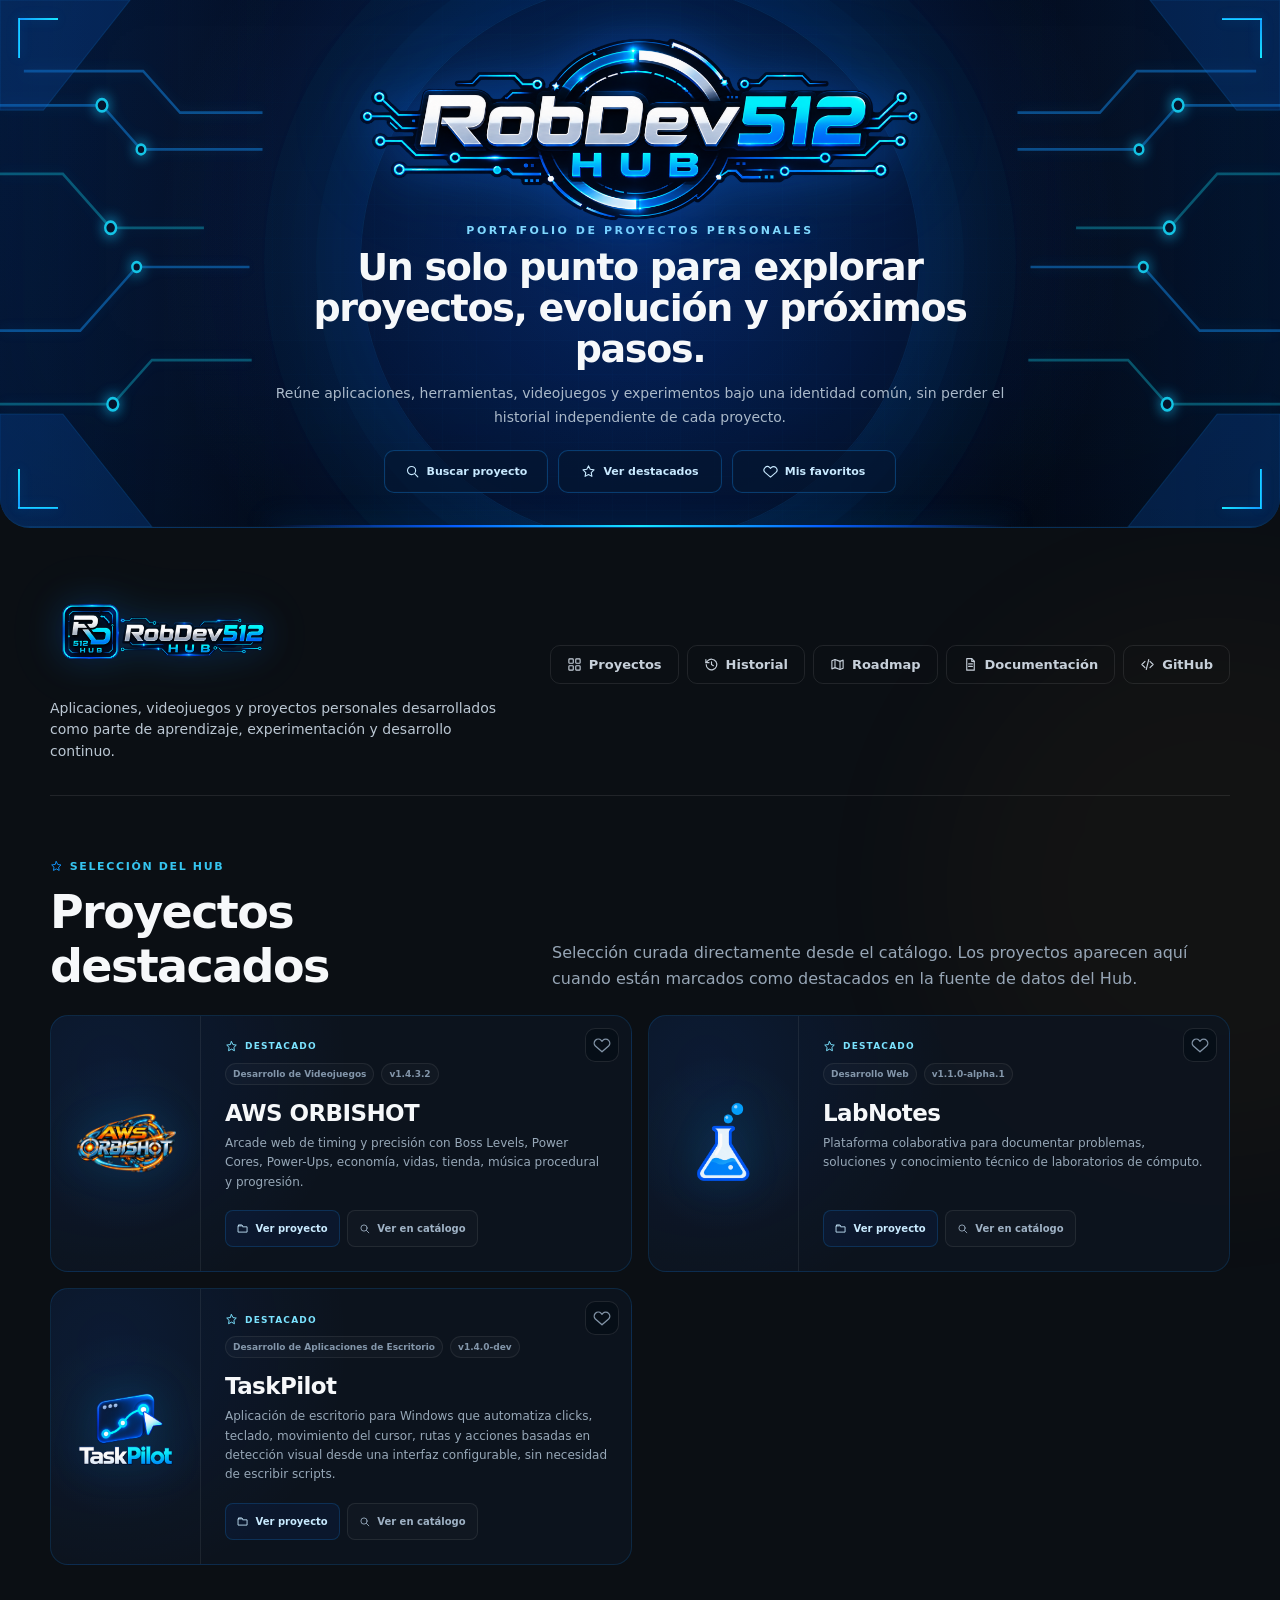
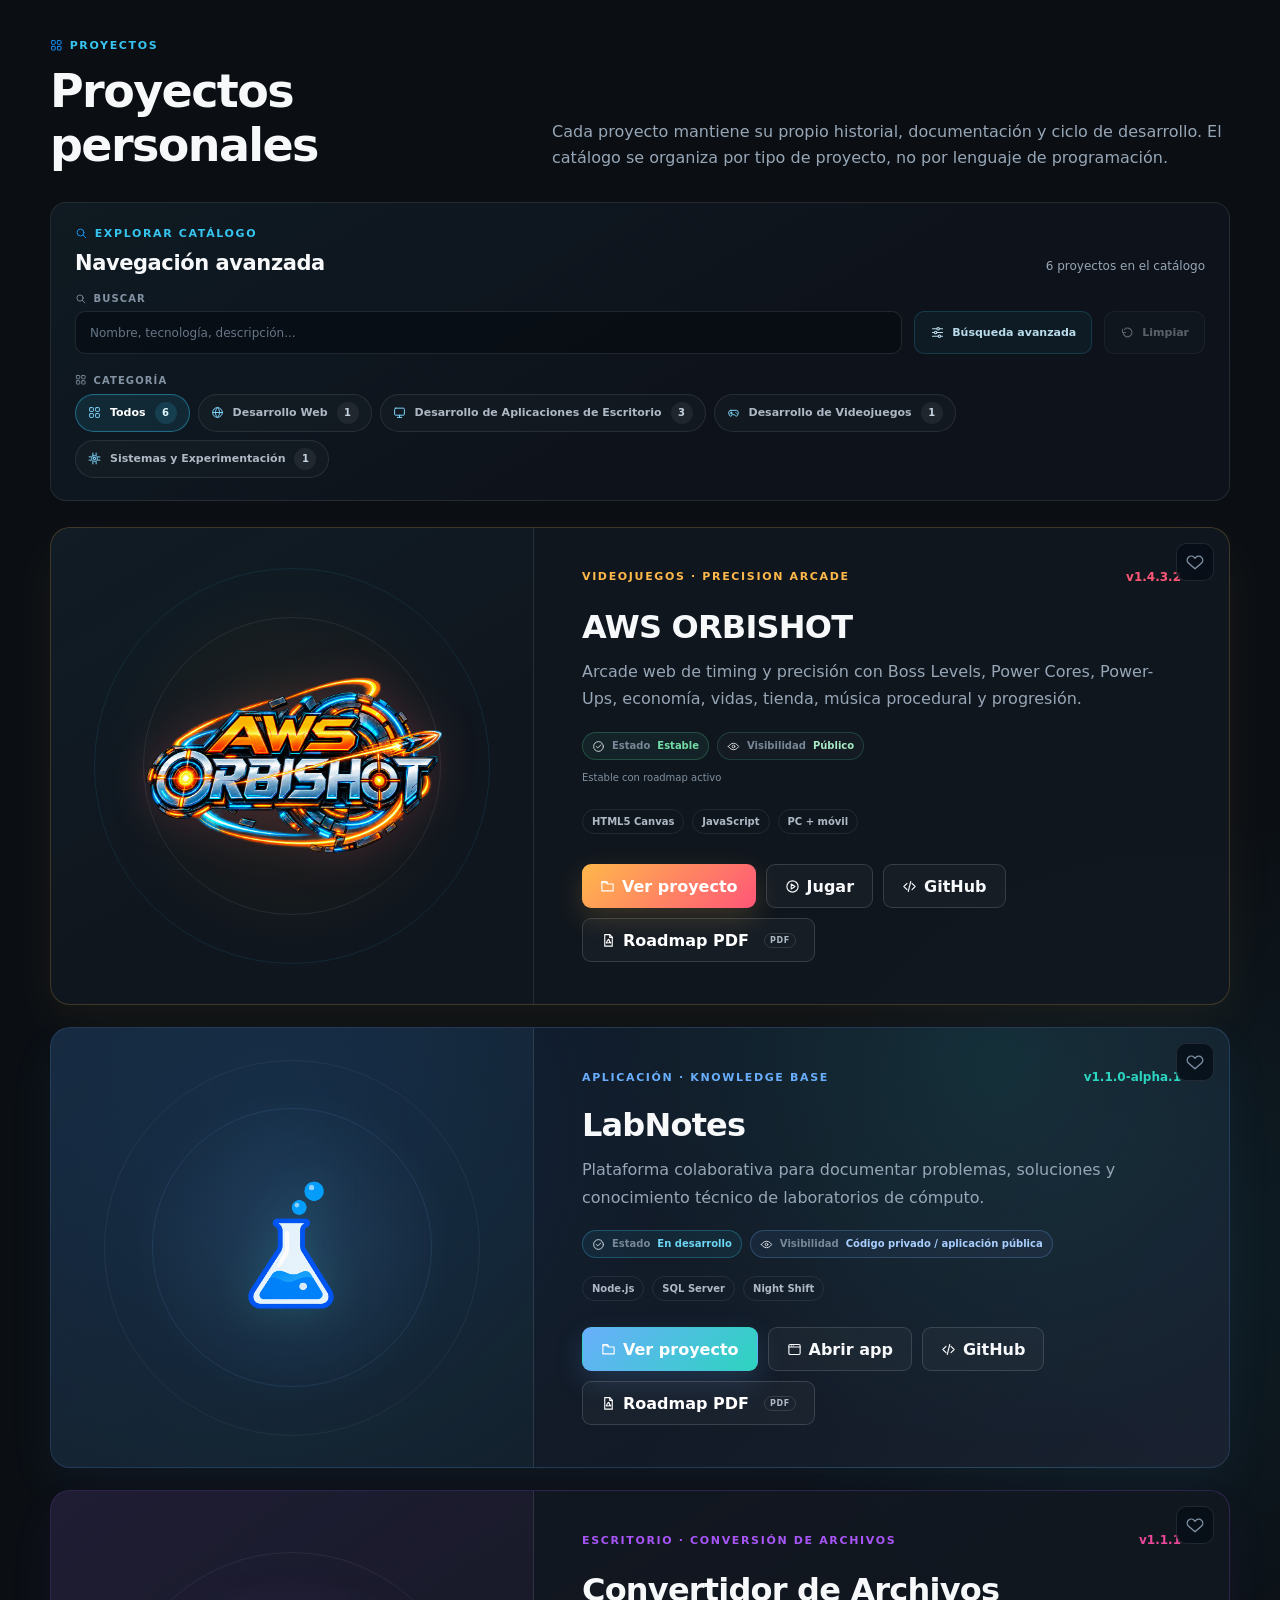
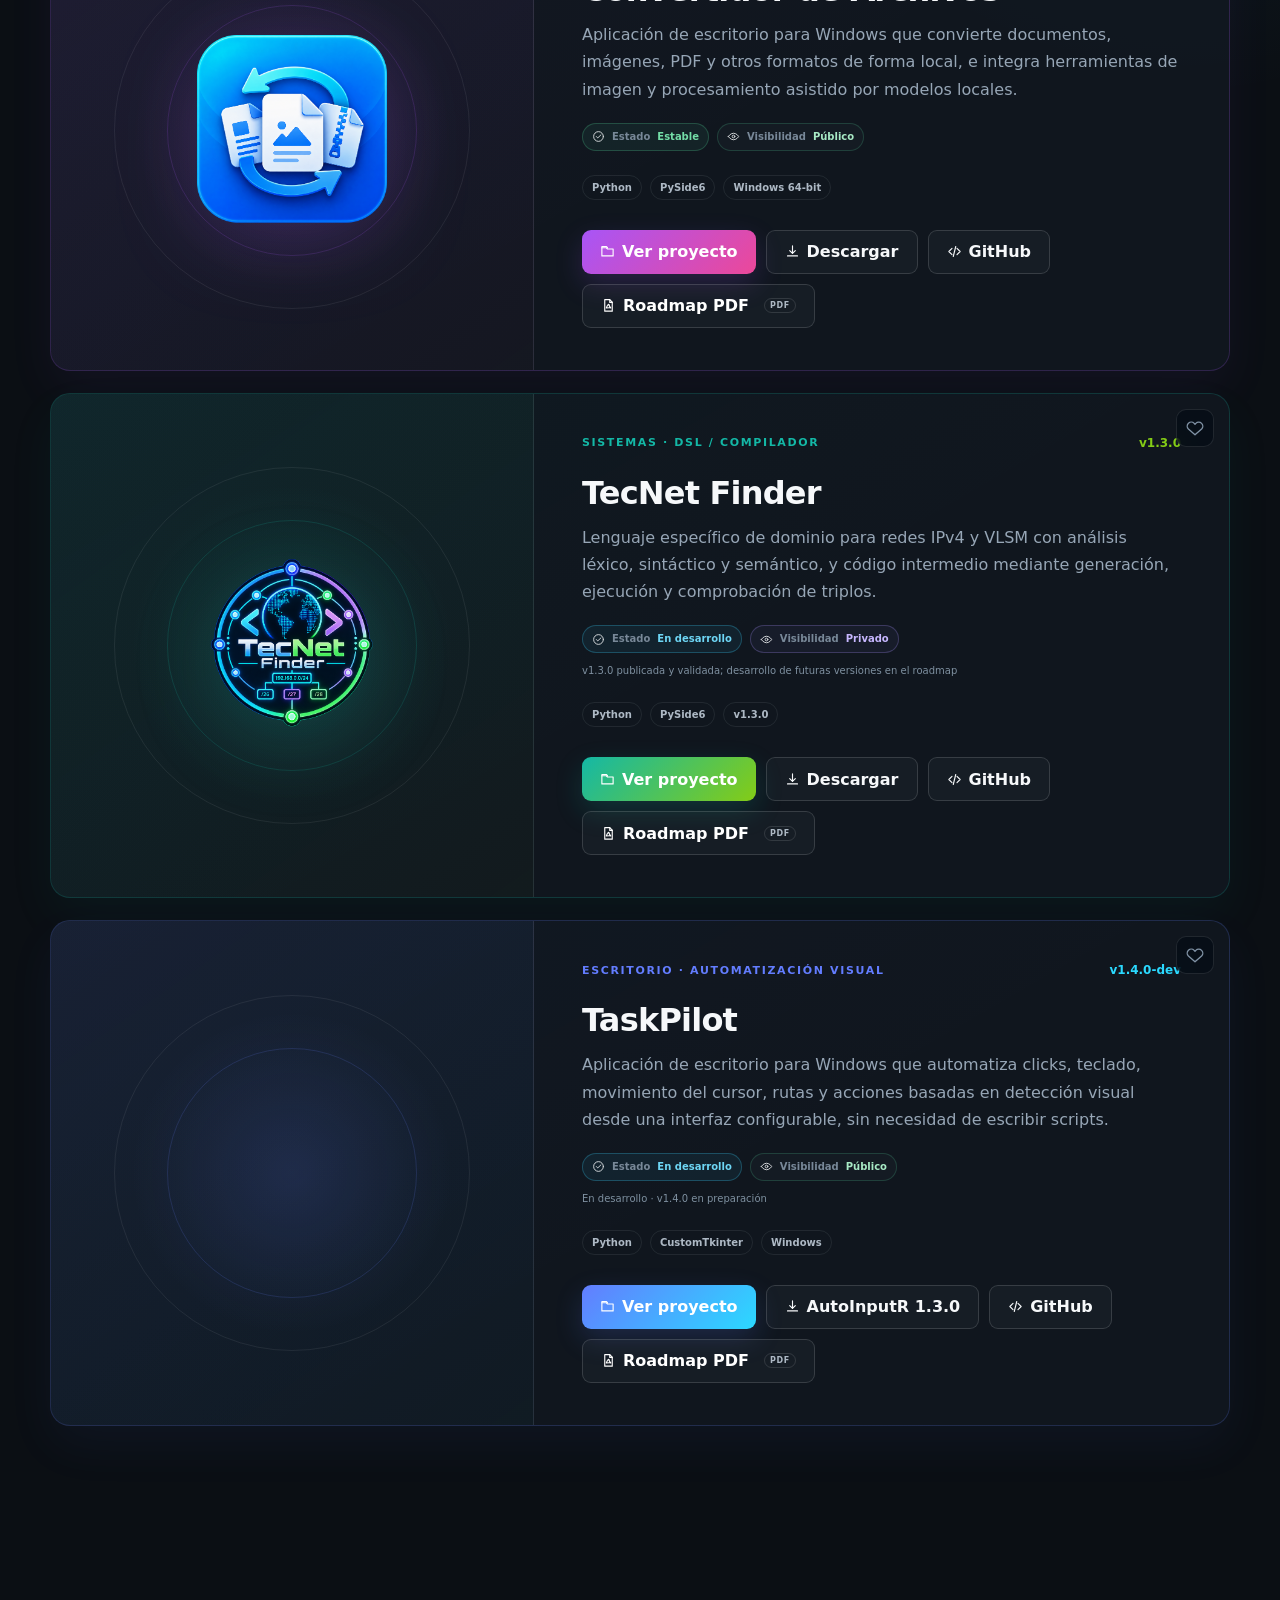
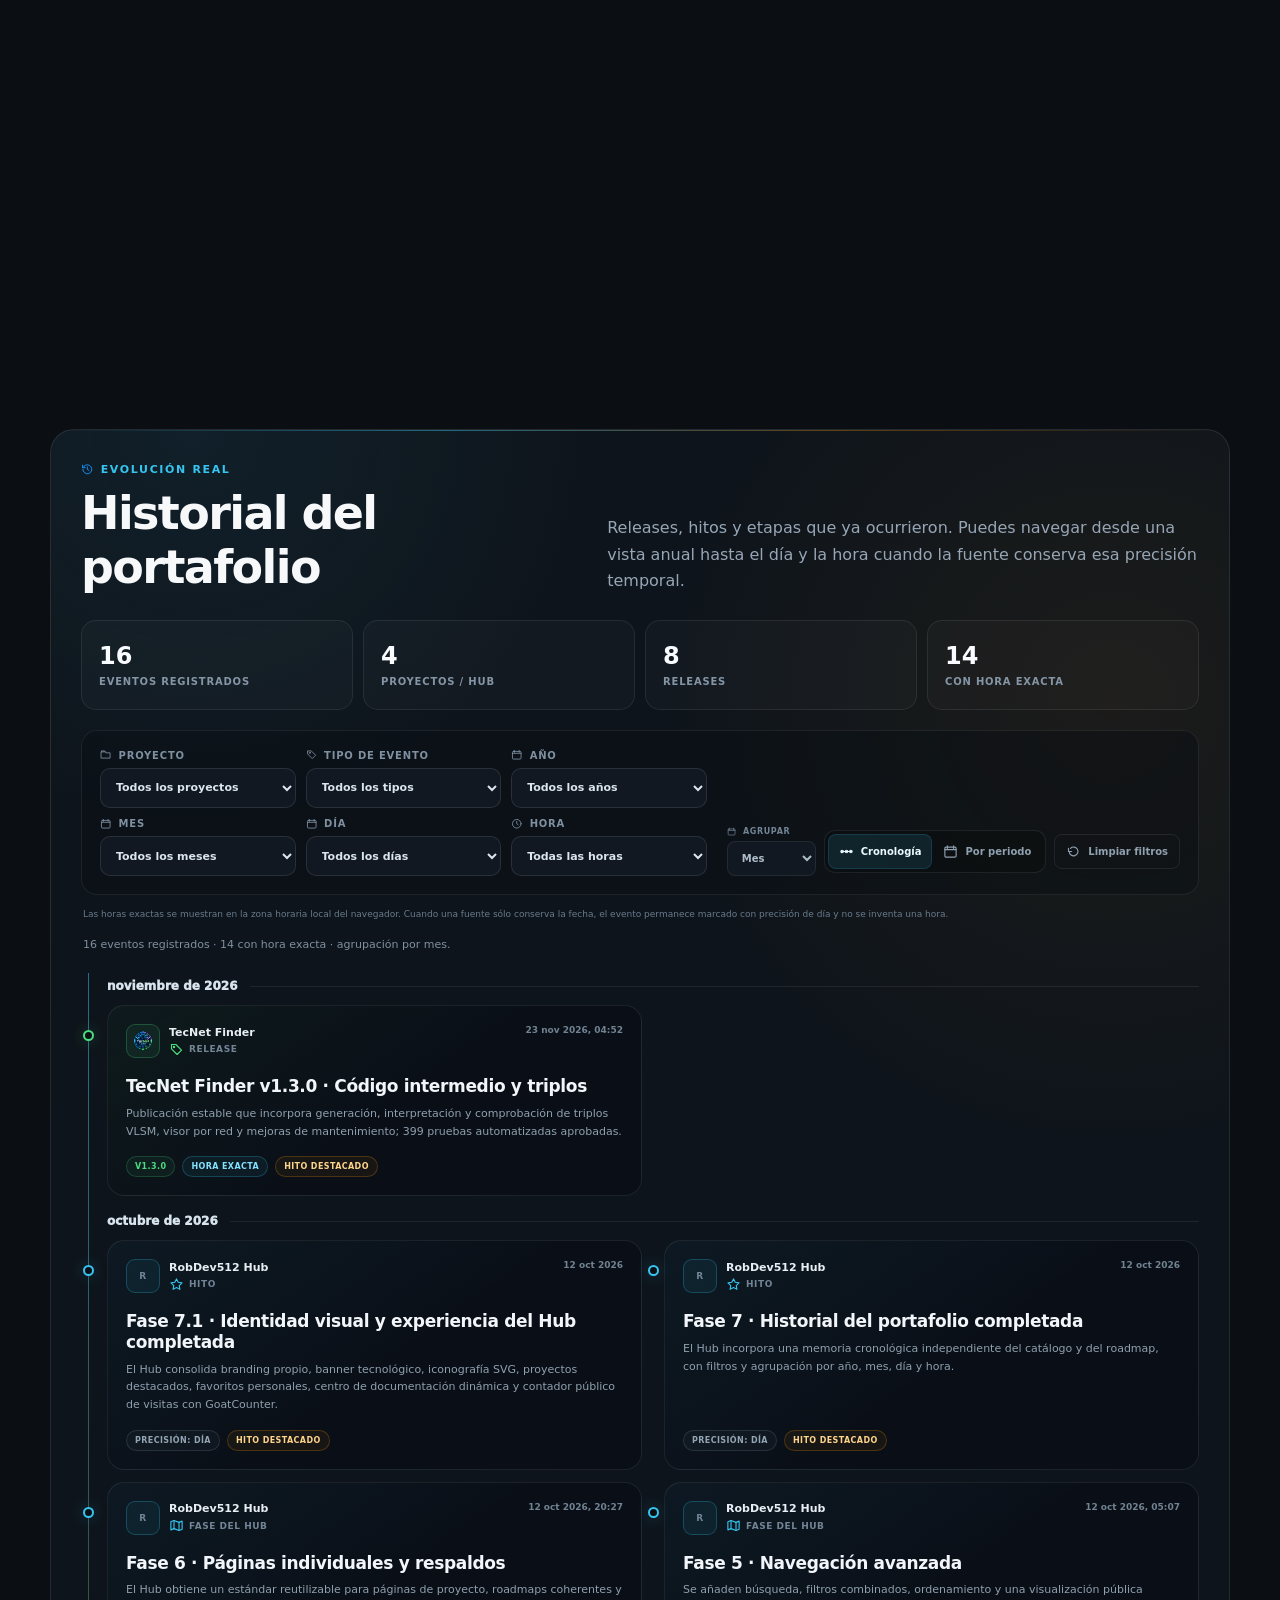
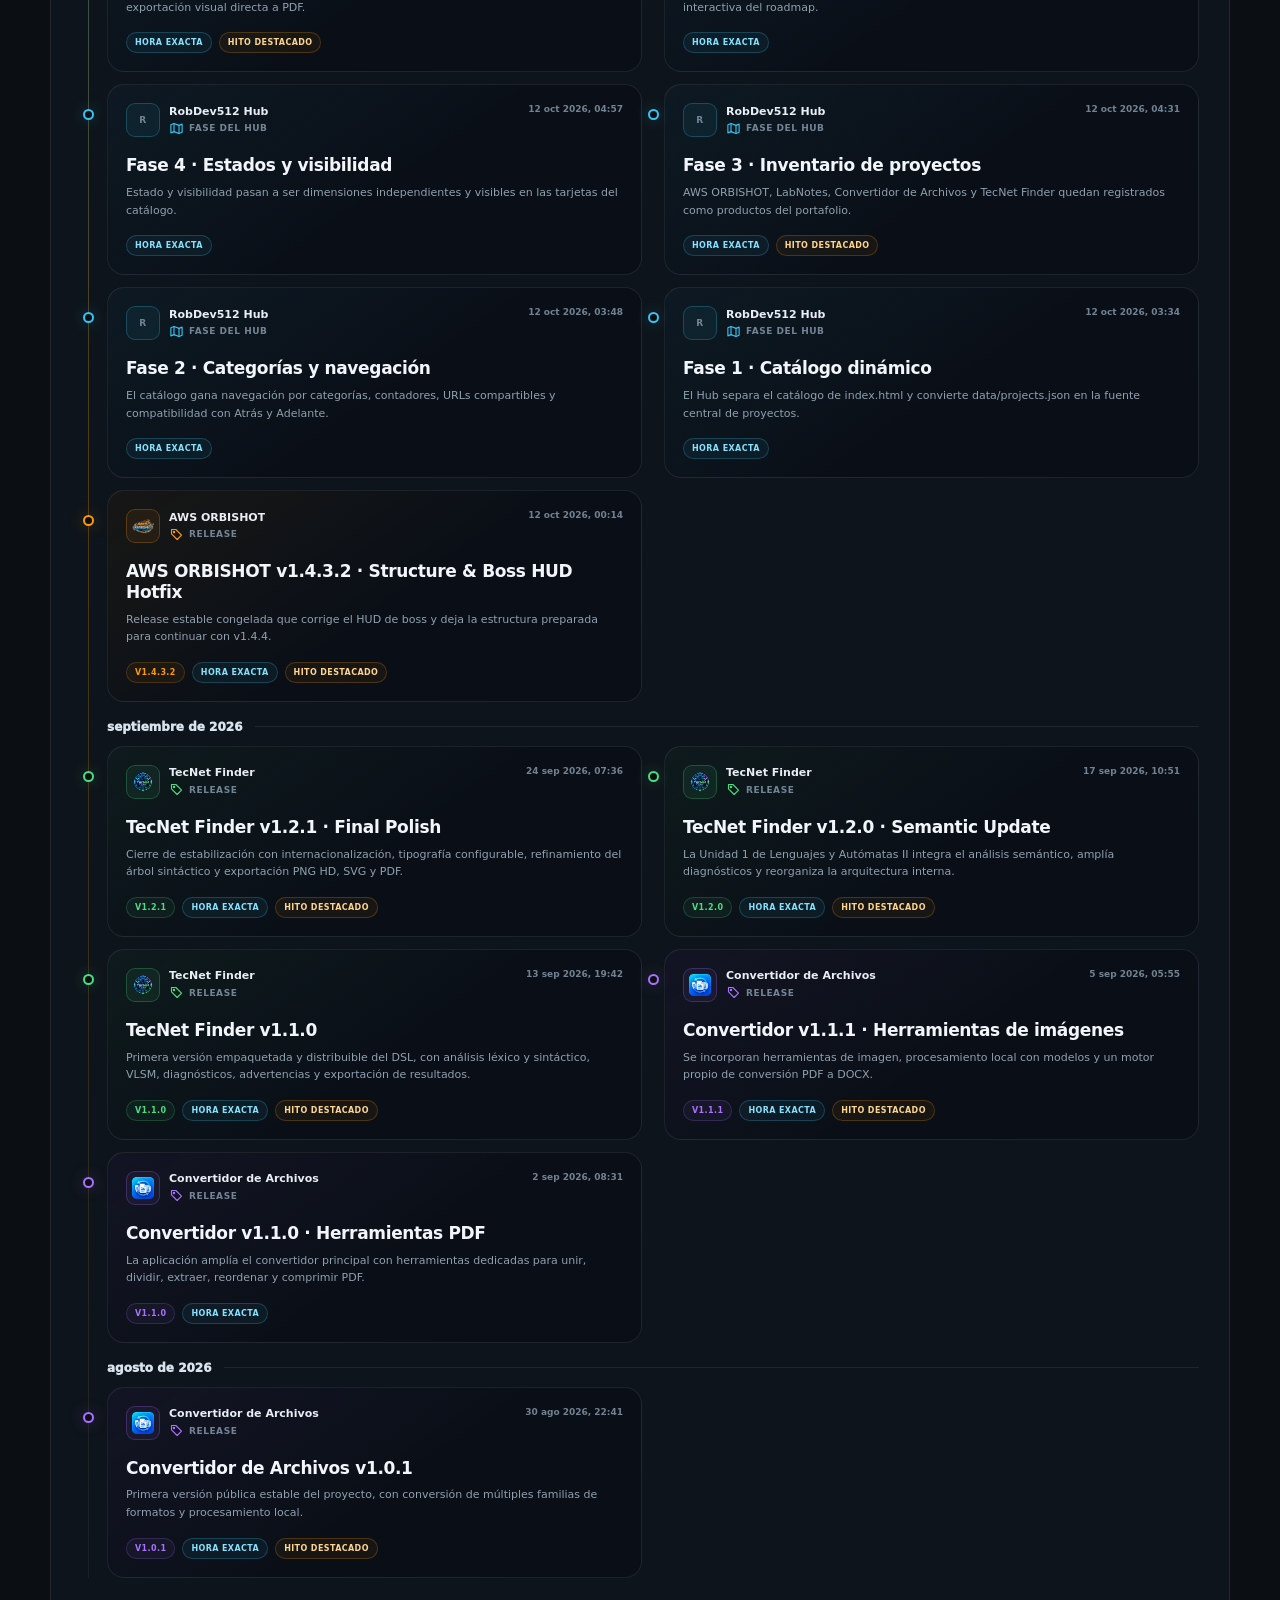
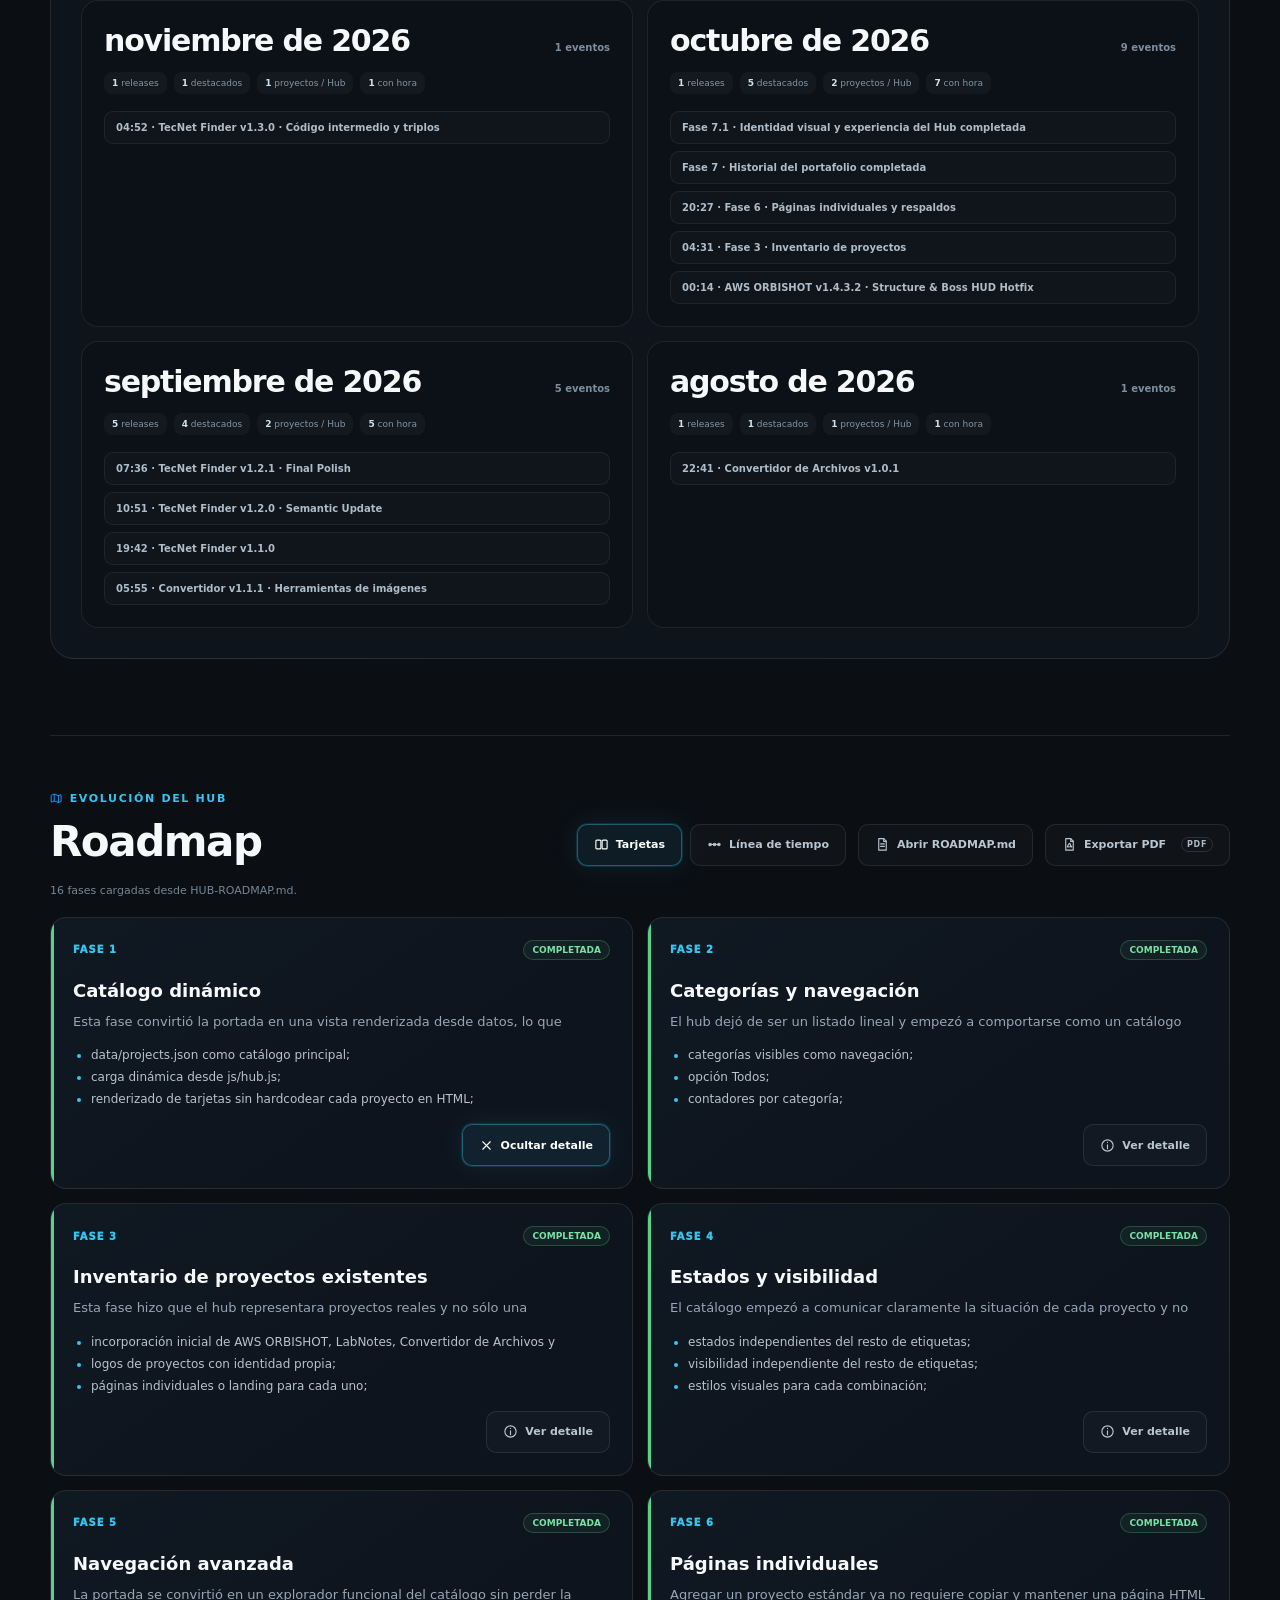
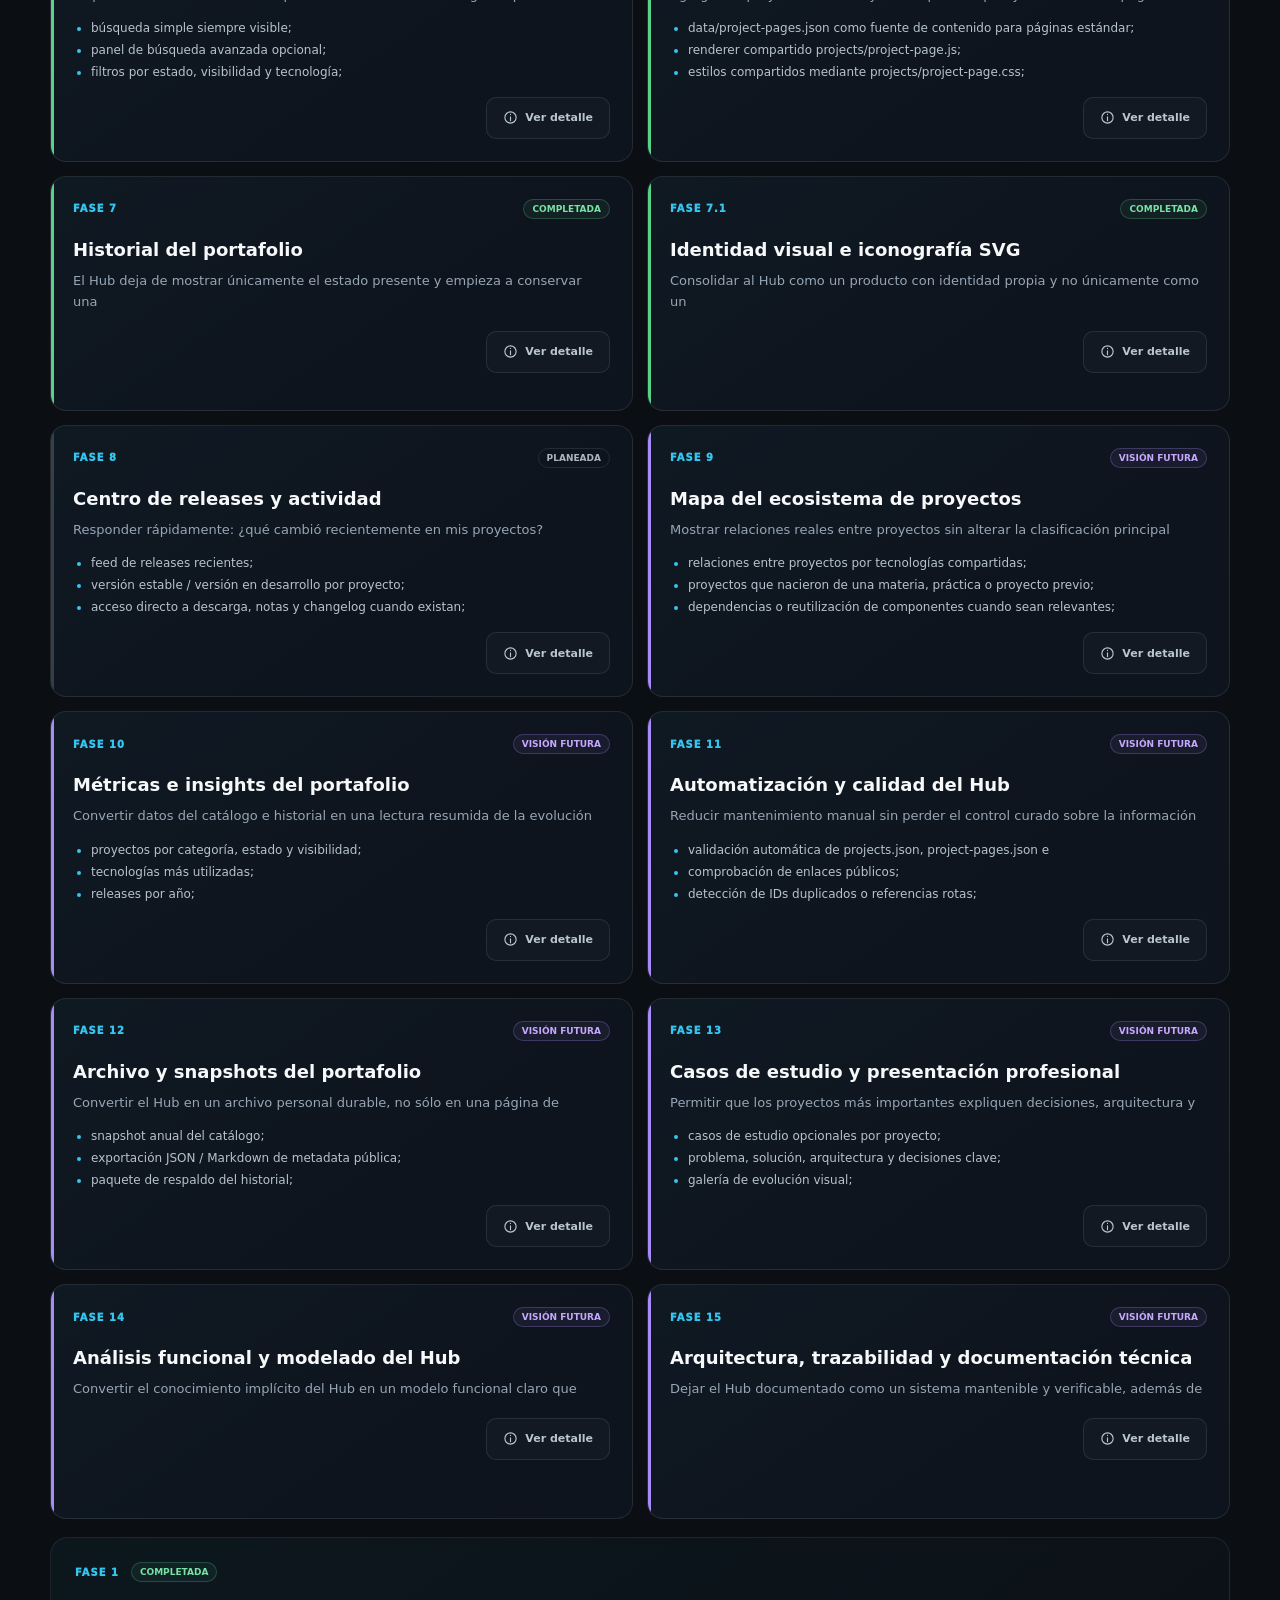
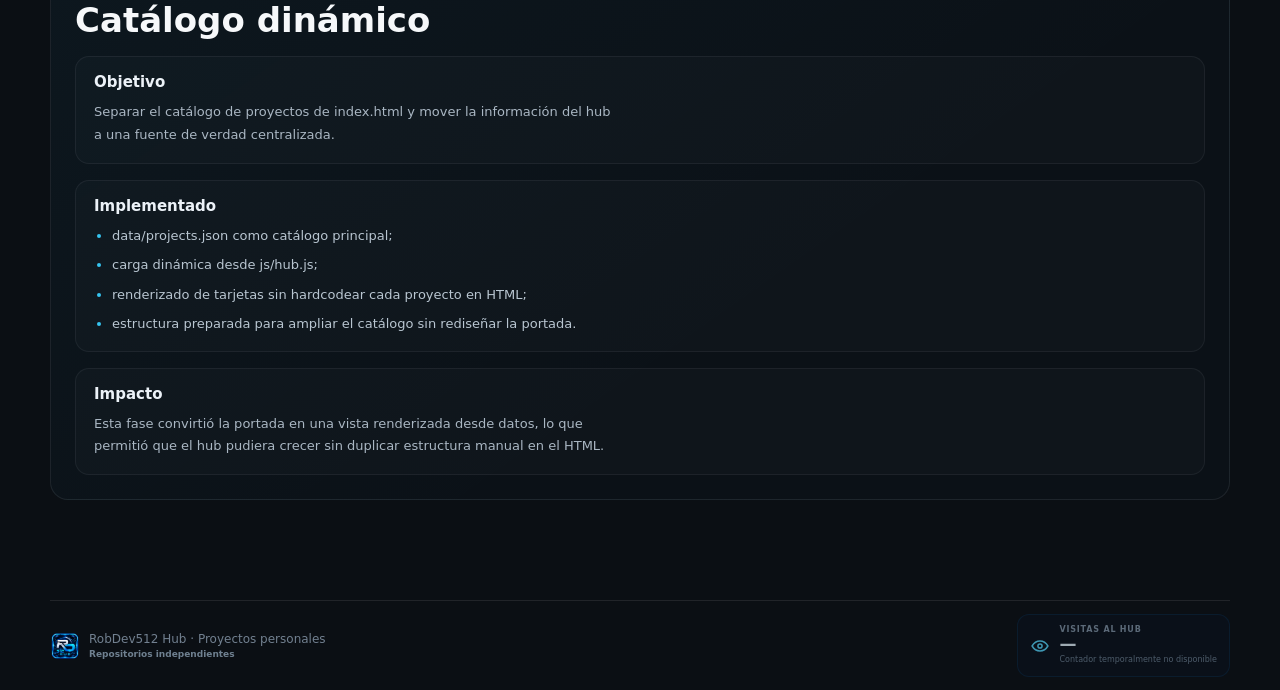
<file: index.html>
<!DOCTYPE html>
<html lang="es">

<head>

  <meta charset="UTF-8">

  <meta
    name="viewport"
    content="width=device-width, initial-scale=1.0"
  >

  <meta
    name="theme-color"
    content="#075cff"
  >

  <meta
    name="description"
    content="Hub general de proyectos personales de RobDev512."
  >

  <title>
    RobDev512 Hub · Proyectos
  </title>

  <link
    rel="icon"
    href="./assets/branding/favicon.ico"
    sizes="any"
  >

  <link
    rel="icon"
    type="image/png"
    sizes="32x32"
    href="./assets/branding/favicon-32x32.png"
  >

  <link
    rel="icon"
    type="image/png"
    sizes="16x16"
    href="./assets/branding/favicon-16x16.png"
  >

  <link
    rel="apple-touch-icon"
    sizes="180x180"
    href="./assets/branding/apple-touch-icon.png"
  >

  <link
    rel="manifest"
    href="./site.webmanifest"
  >

  <link
    rel="stylesheet"
    href="./styles.css"
  >

  <link
    rel="stylesheet"
    href="./labnotes-card.css"
  >

  <script
    src="./js/hub.js"
    defer
  ></script>

  <script
    src="./js/history.js"
    defer
  ></script>

  <script
    src="./js/site-stats.js"
    defer
  ></script>

</head>


<body>

  <section
        class="hub-brand-banner hub-brand-cover"
        aria-labelledby="hubBannerTitle"
      >

        <div class="hub-brand-banner-glow" aria-hidden="true"></div>

        <svg
          class="hub-banner-tech-lines"
          viewBox="0 0 1180 430"
          preserveAspectRatio="none"
          aria-hidden="true"
        >
          <g class="hub-banner-circuit hub-banner-circuit-left">
            <path d="M0 86h94l36 36h112"/>
            <path d="M0 142h58l44 44h86"/>
            <path d="M0 270h74l52-52h104"/>
            <path d="M0 330h104l36-36h92"/>
            <path d="M22 58h110l34 34h76"/>
            <circle cx="94" cy="86" r="5"/>
            <circle cx="130" cy="122" r="4"/>
            <circle cx="102" cy="186" r="5"/>
            <circle cx="126" cy="218" r="4"/>
            <circle cx="104" cy="330" r="5"/>
          </g>

          <g class="hub-banner-circuit hub-banner-circuit-right">
            <path d="M1180 86h-94l-36 36h-112"/>
            <path d="M1180 142h-58l-44 44h-86"/>
            <path d="M1180 270h-74l-52-52h-104"/>
            <path d="M1180 330h-104l-36-36h-92"/>
            <path d="M1158 58h-110l-34 34h-76"/>
            <circle cx="1086" cy="86" r="5"/>
            <circle cx="1050" cy="122" r="4"/>
            <circle cx="1078" cy="186" r="5"/>
            <circle cx="1054" cy="218" r="4"/>
            <circle cx="1076" cy="330" r="5"/>
          </g>

          <g class="hub-banner-diagonals">
            <path d="M0 0h120L40 90H0z"/>
            <path d="M1180 0h-120l80 90h40z"/>
            <path d="M0 430h140l-82-92H0z"/>
            <path d="M1180 430h-140l82-92h58z"/>
          </g>
        </svg>

        <div class="hub-banner-corner hub-banner-corner-tl" aria-hidden="true"></div>
        <div class="hub-banner-corner hub-banner-corner-tr" aria-hidden="true"></div>
        <div class="hub-banner-corner hub-banner-corner-bl" aria-hidden="true"></div>
        <div class="hub-banner-corner hub-banner-corner-br" aria-hidden="true"></div>

        <div class="hub-brand-banner-inner">

          <img
            class="hub-banner-logo"
            src="./assets/branding/robdev512-hub-logo.png"
            alt=""
            aria-hidden="true"
          >

          <span class="hub-banner-kicker">
            Portafolio de proyectos personales
          </span>

          <h2 id="hubBannerTitle">
            Un solo punto para explorar proyectos, evolución y próximos pasos.
          </h2>

          <p>
            Reúne aplicaciones, herramientas, videojuegos y experimentos bajo
            una identidad común, sin perder el historial independiente de cada
            proyecto.
          </p>

          <div class="hub-banner-actions">
            <a
              class="hub-banner-action"
              id="bannerSearchProject"
              href="#catalogSearch"
            >
              <svg class="ui-icon" aria-hidden="true"><use href="./assets/icons/hub-icons.svg#icon-search"></use></svg>
              <span>Buscar proyecto</span>
            </a>

            <a
              class="hub-banner-action"
              id="bannerFeaturedProjects"
              href="#featuredProjects"
            >
              <svg class="ui-icon" aria-hidden="true"><use href="./assets/icons/hub-icons.svg#icon-star"></use></svg>
              <span>Ver destacados</span>
            </a>

            <a
              class="hub-banner-action"
              id="bannerFavoriteProjects"
              href="#projects"
            >
              <svg class="ui-icon" aria-hidden="true"><use href="./assets/icons/hub-icons.svg#icon-heart"></use></svg>
              <span id="bannerFavoriteLabel">Mis favoritos</span>
            </a>
          </div>

        </div>

      </section>

  <div class="hub-shell">


    <header class="hub-header">

      <div class="hub-brand">

        <a
          class="hub-brand-link"
          href="./"
          aria-label="RobDev512 Hub · Inicio"
        >
          <img
            class="hub-brand-lockup"
            src="./assets/branding/robdev512-hub-lockup.png"
            alt="RobDev512 Hub"
          >
        </a>

        <h1 class="visually-hidden">
          RobDev512 Hub
        </h1>

        <p class="hub-brand-description">
          Aplicaciones, videojuegos y proyectos personales desarrollados
          como parte de aprendizaje, experimentación y desarrollo continuo.
        </p>

      </div>


      <nav
        class="hub-header-actions"
        aria-label="Navegación principal del Hub"
      >

        <a class="github-link" href="#projects">
          <svg class="ui-icon" aria-hidden="true"><use href="./assets/icons/hub-icons.svg#icon-grid"></use></svg>
          <span>Proyectos</span>
        </a>

        <a class="github-link" href="#portfolioHistory">
          <svg class="ui-icon" aria-hidden="true"><use href="./assets/icons/hub-icons.svg#icon-history"></use></svg>
          <span>Historial</span>
        </a>

        <a class="github-link" href="#hubRoadmap">
          <svg class="ui-icon" aria-hidden="true"><use href="./assets/icons/hub-icons.svg#icon-roadmap"></use></svg>
          <span>Roadmap</span>
        </a>

        <a
          class="github-link"
          href="./docs/"
          target="_blank"
          rel="noopener noreferrer"
        >
          <svg class="ui-icon" aria-hidden="true"><use href="./assets/icons/hub-icons.svg#icon-file"></use></svg>
          <span>Documentación</span>
        </a>

        <a
          class="github-link"
          href="https://github.com/RobDev512"
          target="_blank"
          rel="noreferrer"
        >
          <svg class="ui-icon" aria-hidden="true"><use href="./assets/icons/hub-icons.svg#icon-code"></use></svg>
          <span>GitHub</span>
        </a>

      </nav>

    </header>



    <main>


      <section
        class="featured-projects"
        id="featuredProjects"
        aria-labelledby="featuredProjectsTitle"
      >

        <div class="featured-projects-heading">
          <div>
            <span class="catalog-kicker section-kicker-with-icon">
              <svg class="ui-icon" aria-hidden="true"><use href="./assets/icons/hub-icons.svg#icon-star"></use></svg>
              <span>Selección del Hub</span>
            </span>

            <h2 id="featuredProjectsTitle">
              Proyectos destacados
            </h2>
          </div>

          <p>
            Selección curada directamente desde el catálogo. Los proyectos
            aparecen aquí cuando están marcados como destacados en la fuente
            de datos del Hub.
          </p>
        </div>

        <div
          class="featured-projects-grid"
          id="featuredProjectsGrid"
          aria-live="polite"
          aria-busy="true"
        >
          <article class="featured-project-card featured-project-placeholder">
            <span>Cargando proyectos destacados…</span>
          </article>
        </div>

      </section>

<section
        class="projects-heading"
        id="projects"
      >

        <div>

          <span class="section-kicker-with-icon">
            <svg class="ui-icon" aria-hidden="true"><use href="./assets/icons/hub-icons.svg#icon-grid"></use></svg>
            <span>Proyectos</span>
          </span>

          <h2>
            Proyectos personales
          </h2>

        </div>


        <p>
          Cada proyecto mantiene su propio historial, documentación y ciclo
          de desarrollo. El catálogo se organiza por tipo de proyecto, no por
          lenguaje de programación.
        </p>

      </section>



      <section
        class="catalog-controls"
        aria-labelledby="catalogFiltersTitle"
      >

        <div class="catalog-controls-heading">

          <div>

            <span class="catalog-kicker section-kicker-with-icon">
              <svg class="ui-icon" aria-hidden="true"><use href="./assets/icons/hub-icons.svg#icon-search"></use></svg>
              <span>Explorar catálogo</span>
            </span>

            <h2 id="catalogFiltersTitle">
              Navegación avanzada
            </h2>

          </div>


          <p
            class="catalog-summary"
            id="catalogSummary"
            aria-live="polite"
          >
            Cargando catálogo...
          </p>

        </div>


        <div class="catalog-search-row">

          <label
            class="catalog-search"
            for="catalogSearch"
          >

            <span class="control-label-with-icon">
              <svg class="ui-icon" aria-hidden="true"><use href="./assets/icons/hub-icons.svg#icon-search"></use></svg>
              <span>Buscar</span>
            </span>

            <input
              id="catalogSearch"
              type="search"
              placeholder="Nombre, tecnología, descripción..."
              autocomplete="off"
            >

          </label>


          <button
            class="catalog-advanced-toggle"
            id="advancedSearchToggle"
            type="button"
            aria-expanded="false"
            aria-controls="advancedCatalogPanel"
          >
            <svg class="ui-icon" aria-hidden="true"><use href="./assets/icons/hub-icons.svg#icon-sliders"></use></svg>
            <span class="button-label">Búsqueda avanzada</span>
          </button>


          <button
            class="catalog-reset"
            id="resetCatalogFilters"
            type="button"
          >
            <svg class="ui-icon" aria-hidden="true"><use href="./assets/icons/hub-icons.svg#icon-reset"></use></svg>
            <span>Limpiar</span>
          </button>

        </div>


        <nav
          class="category-nav"
          aria-label="Filtrar proyectos por categoría"
        >

          <span class="control-label control-label-with-icon">
            <svg class="ui-icon" aria-hidden="true"><use href="./assets/icons/hub-icons.svg#icon-grid"></use></svg>
            <span>Categoría</span>
          </span>

          <div
            class="category-filters"
            id="categoryFilters"
          >

            <button
              class="category-filter active"
              type="button"
              disabled
            >
              Cargando...
            </button>

          </div>

        </nav>


        <div
          class="advanced-panel"
          id="advancedCatalogPanel"
          hidden
        >

          <div class="advanced-panel-heading">

            <div>
              <span class="catalog-kicker section-kicker-with-icon">
                <svg class="ui-icon" aria-hidden="true"><use href="./assets/icons/hub-icons.svg#icon-sliders"></use></svg>
                <span>Filtros adicionales</span>
              </span>

              <strong>
                Búsqueda avanzada
              </strong>
            </div>

            <p>
              Combina estado, visibilidad, tecnología y ordenamiento.
            </p>

          </div>


          <div class="advanced-filter-grid">

            <label class="catalog-field">

              <span class="control-label-with-icon">
                <svg class="ui-icon" aria-hidden="true"><use href="./assets/icons/hub-icons.svg#icon-status"></use></svg>
                <span>Estado</span>
              </span>

              <select id="statusFilter">
                <option value="">
                  Todos los estados
                </option>
              </select>

            </label>


            <label class="catalog-field">

              <span class="control-label-with-icon">
                <svg class="ui-icon" aria-hidden="true"><use href="./assets/icons/hub-icons.svg#icon-eye"></use></svg>
                <span>Visibilidad</span>
              </span>

              <select id="visibilityFilter">
                <option value="">
                  Todas las visibilidades
                </option>
              </select>

            </label>


            <label class="catalog-field">

              <span class="control-label-with-icon">
                <svg class="ui-icon" aria-hidden="true"><use href="./assets/icons/hub-icons.svg#icon-cpu"></use></svg>
                <span>Tecnología</span>
              </span>

              <select id="technologyFilter">
                <option value="">
                  Todas las tecnologías
                </option>
              </select>

            </label>


            <label class="catalog-field">

              <span class="control-label-with-icon">
                <svg class="ui-icon" aria-hidden="true"><use href="./assets/icons/hub-icons.svg#icon-sort"></use></svg>
                <span>Ordenar por</span>
              </span>

              <select id="sortOrder">
                <option value="curated">
                  Orden recomendado
                </option>

                <option value="recent">
                  Más recientes
                </option>

                <option value="featured">
                  Destacados primero
                </option>

                <option value="name-asc">
                  Nombre A–Z
                </option>

                <option value="name-desc">
                  Nombre Z–A
                </option>
              </select>

            </label>

          </div>


          <label class="featured-filter">

            <input
              id="featuredOnly"
              type="checkbox"
            >

            <span class="featured-filter-box"></span>

            <span>
              Mostrar sólo proyectos destacados
            </span>

          </label>

          <label class="featured-filter">

            <input
              id="favoriteOnly"
              type="checkbox"
            >

            <span class="featured-filter-box"></span>

            <span class="control-label-with-icon">
              <svg class="ui-icon" aria-hidden="true"><use href="./assets/icons/hub-icons.svg#icon-heart"></use></svg>
              <span>Mostrar sólo mis favoritos</span>
            </span>

          </label>

        </div>

      </section>



      <section
        class="projects-grid"
        id="projectsGrid"
        aria-live="polite"
        aria-busy="true"
      >

        <article class="project-card project-card-placeholder">

          <span class="project-type">
            Catálogo
          </span>

          <h3>
            Cargando proyectos...
          </h3>

          <p>
            Preparando el catálogo del hub.
          </p>

        </article>

      </section>





      <section
        class="portfolio-history"
        id="portfolioHistory"
        aria-labelledby="portfolioHistoryTitle"
      >

        <div class="history-heading">

          <div>
            <span class="catalog-kicker section-kicker-with-icon">
              <svg class="ui-icon" aria-hidden="true"><use href="./assets/icons/hub-icons.svg#icon-history"></use></svg>
              <span>Evolución real</span>
            </span>

            <h2 id="portfolioHistoryTitle">
              Historial del portafolio
            </h2>
          </div>

          <p>
            Releases, hitos y etapas que ya ocurrieron. Puedes navegar desde
            una vista anual hasta el día y la hora cuando la fuente conserva
            esa precisión temporal.
          </p>

        </div>

        <div
          class="history-stats"
          id="historyStats"
          aria-label="Resumen del historial"
        ></div>

        <div class="history-controls">

          <div class="history-filter-grid">

            <label class="history-field">
              <span class="control-label-with-icon"><svg class="ui-icon" aria-hidden="true"><use href="./assets/icons/hub-icons.svg#icon-project"></use></svg><span>Proyecto</span></span>
              <select id="historyProjectFilter">
                <option value="">Todos los proyectos</option>
              </select>
            </label>

            <label class="history-field">
              <span class="control-label-with-icon"><svg class="ui-icon" aria-hidden="true"><use href="./assets/icons/hub-icons.svg#icon-tag"></use></svg><span>Tipo de evento</span></span>
              <select id="historyTypeFilter">
                <option value="">Todos los tipos</option>
              </select>
            </label>

            <label class="history-field">
              <span class="control-label-with-icon"><svg class="ui-icon" aria-hidden="true"><use href="./assets/icons/hub-icons.svg#icon-calendar"></use></svg><span>Año</span></span>
              <select id="historyYearFilter">
                <option value="">Todos los años</option>
              </select>
            </label>

            <label class="history-field">
              <span class="control-label-with-icon"><svg class="ui-icon" aria-hidden="true"><use href="./assets/icons/hub-icons.svg#icon-calendar"></use></svg><span>Mes</span></span>
              <select id="historyMonthFilter">
                <option value="">Todos los meses</option>
              </select>
            </label>

            <label class="history-field">
              <span class="control-label-with-icon"><svg class="ui-icon" aria-hidden="true"><use href="./assets/icons/hub-icons.svg#icon-calendar"></use></svg><span>Día</span></span>
              <select id="historyDayFilter">
                <option value="">Todos los días</option>
              </select>
            </label>

            <label class="history-field">
              <span class="control-label-with-icon"><svg class="ui-icon" aria-hidden="true"><use href="./assets/icons/hub-icons.svg#icon-clock"></use></svg><span>Hora</span></span>
              <select id="historyHourFilter">
                <option value="">Todas las horas</option>
              </select>
            </label>

          </div>

          <div class="history-control-actions">

            <label class="history-granularity">
              <span class="control-label-with-icon"><svg class="ui-icon" aria-hidden="true"><use href="./assets/icons/hub-icons.svg#icon-calendar"></use></svg><span>Agrupar</span></span>
              <select id="historyGranularity">
                <option value="year">Año</option>
                <option value="month" selected>Mes</option>
                <option value="day">Día</option>
                <option value="hour">Hora</option>
              </select>
            </label>

            <div
              class="history-view-toggle"
              id="historyViewToggle"
              role="group"
              aria-label="Cambiar vista del historial"
            >
              <button
                class="history-view-button active"
                type="button"
                data-history-view="timeline"
                aria-pressed="true"
              >
                <svg class="ui-icon" aria-hidden="true"><use href="./assets/icons/hub-icons.svg#icon-timeline"></use></svg>
                <span>Cronología</span>
              </button>

              <button
                class="history-view-button"
                type="button"
                data-history-view="periods"
                aria-pressed="false"
              >
                <svg class="ui-icon" aria-hidden="true"><use href="./assets/icons/hub-icons.svg#icon-calendar"></use></svg>
                <span>Por periodo</span>
              </button>
            </div>

            <button
              class="history-reset"
              id="historyReset"
              type="button"
            >
              <svg class="ui-icon" aria-hidden="true"><use href="./assets/icons/hub-icons.svg#icon-reset"></use></svg>
              <span>Limpiar filtros</span>
            </button>

          </div>

        </div>

        <p
          class="history-time-note"
        >
          Las horas exactas se muestran en la zona horaria local del navegador.
          Cuando una fuente sólo conserva la fecha, el evento permanece marcado
          con precisión de día y no se inventa una hora.
        </p>

        <p
          class="history-status"
          id="historyStatus"
          aria-live="polite"
        >
          Cargando historial...
        </p>

        <div
          class="history-timeline"
          id="historyTimeline"
        ></div>

        <div
          class="history-periods"
          id="historyPeriods"
          hidden
        ></div>

        <article
          class="history-detail"
          id="historyDetail"
          hidden
        ></article>

      </section>


      <section
        class="hub-roadmap"
        id="hubRoadmap"
        aria-labelledby="hubRoadmapTitle"
      >

        <div class="hub-roadmap-heading">

          <div>

            <span class="catalog-kicker section-kicker-with-icon">
              <svg class="ui-icon" aria-hidden="true"><use href="./assets/icons/hub-icons.svg#icon-roadmap"></use></svg>
              <span>Evolución del Hub</span>
            </span>

            <h2 id="hubRoadmapTitle">
              Roadmap
            </h2>

          </div>


          <div class="hub-roadmap-actions">

            <div
              class="hub-roadmap-view-toggle"
              id="hubRoadmapViewToggle"
              role="group"
              aria-label="Cambiar vista del roadmap"
            >

              <button
                class="hub-roadmap-view-button active"
                type="button"
                data-view="cards"
                aria-pressed="true"
              >
                <svg class="ui-icon" aria-hidden="true"><use href="./assets/icons/hub-icons.svg#icon-cards"></use></svg>
                <span>Tarjetas</span>
              </button>

              <button
                class="hub-roadmap-view-button"
                type="button"
                data-view="timeline"
                aria-pressed="false"
              >
                <svg class="ui-icon" aria-hidden="true"><use href="./assets/icons/hub-icons.svg#icon-timeline"></use></svg>
                <span>Línea de tiempo</span>
              </button>

            </div>


            <a
              class="hub-roadmap-link"
              href="./docs/HUB-ROADMAP.md"
            >
              <svg class="ui-icon" aria-hidden="true"><use href="./assets/icons/hub-icons.svg#icon-file"></use></svg>
              <span>Abrir ROADMAP.md</span>
            </a>


            <button
              class="hub-roadmap-link hub-roadmap-pdf"
              id="hubRoadmapPdfExport"
              type="button"
            >
              <svg class="ui-icon" aria-hidden="true"><use href="./assets/icons/hub-icons.svg#icon-pdf"></use></svg>
              <span class="button-label">Exportar PDF</span>
            </button>

          </div>

        </div>


        <p
          class="hub-roadmap-status"
          id="hubRoadmapStatus"
          aria-live="polite"
        >
          Cargando roadmap...
        </p>


        <div
          class="hub-roadmap-grid cards-view"
          id="hubRoadmapGrid"
        ></div>


        <section
          class="hub-roadmap-timeline"
          id="hubRoadmapTimeline"
          hidden
        >

          <div class="hub-roadmap-timeline-top">

            <p>
              Vista tipo timeline interactiva. Haz clic en una fase para ver su detalle.
            </p>

            <span class="hub-roadmap-timeline-legend">
              Fase seleccionada resaltada
            </span>

          </div>

          <div class="hub-roadmap-canvas-shell">
            <canvas
              id="hubRoadmapCanvas"
              aria-label="Línea de tiempo del roadmap del Hub"
            ></canvas>
          </div>

        </section>


        <article
          class="hub-roadmap-detail"
          id="hubRoadmapDetail"
          hidden
        >

          <div
            class="hub-roadmap-detail-top"
            id="hubRoadmapDetailTop"
          ></div>

          <h3 id="hubRoadmapDetailTitle">
            Detalle de fase
          </h3>

          <div
            class="hub-roadmap-detail-body"
            id="hubRoadmapDetailBody"
          ></div>

        </article>

      </section>


    </main>



    <footer>

      <div class="hub-footer-brand">
        <img
          src="./assets/branding/robdev512-hub-icon.png"
          alt=""
          aria-hidden="true"
        >

        <div>
          <span>
            RobDev512 Hub · Proyectos personales
          </span>

          <span class="hub-footer-subtitle">
            Repositorios independientes
          </span>
        </div>
      </div>

      <div
        class="hub-visit-counter"
        id="hubVisitCounter"
        data-state="loading"
        aria-live="polite"
      >
        <svg class="ui-icon" aria-hidden="true"><use href="./assets/icons/hub-icons.svg#icon-eye"></use></svg>

        <div class="hub-visit-counter-copy">
          <span>Visitas al Hub</span>

          <strong id="hubVisitTotal">
            —
          </strong>

          <small id="hubVisitMeta">
            Preparando contador…
          </small>
        </div>
      </div>

    </footer>


  </div>

</body>

</html>
</file>
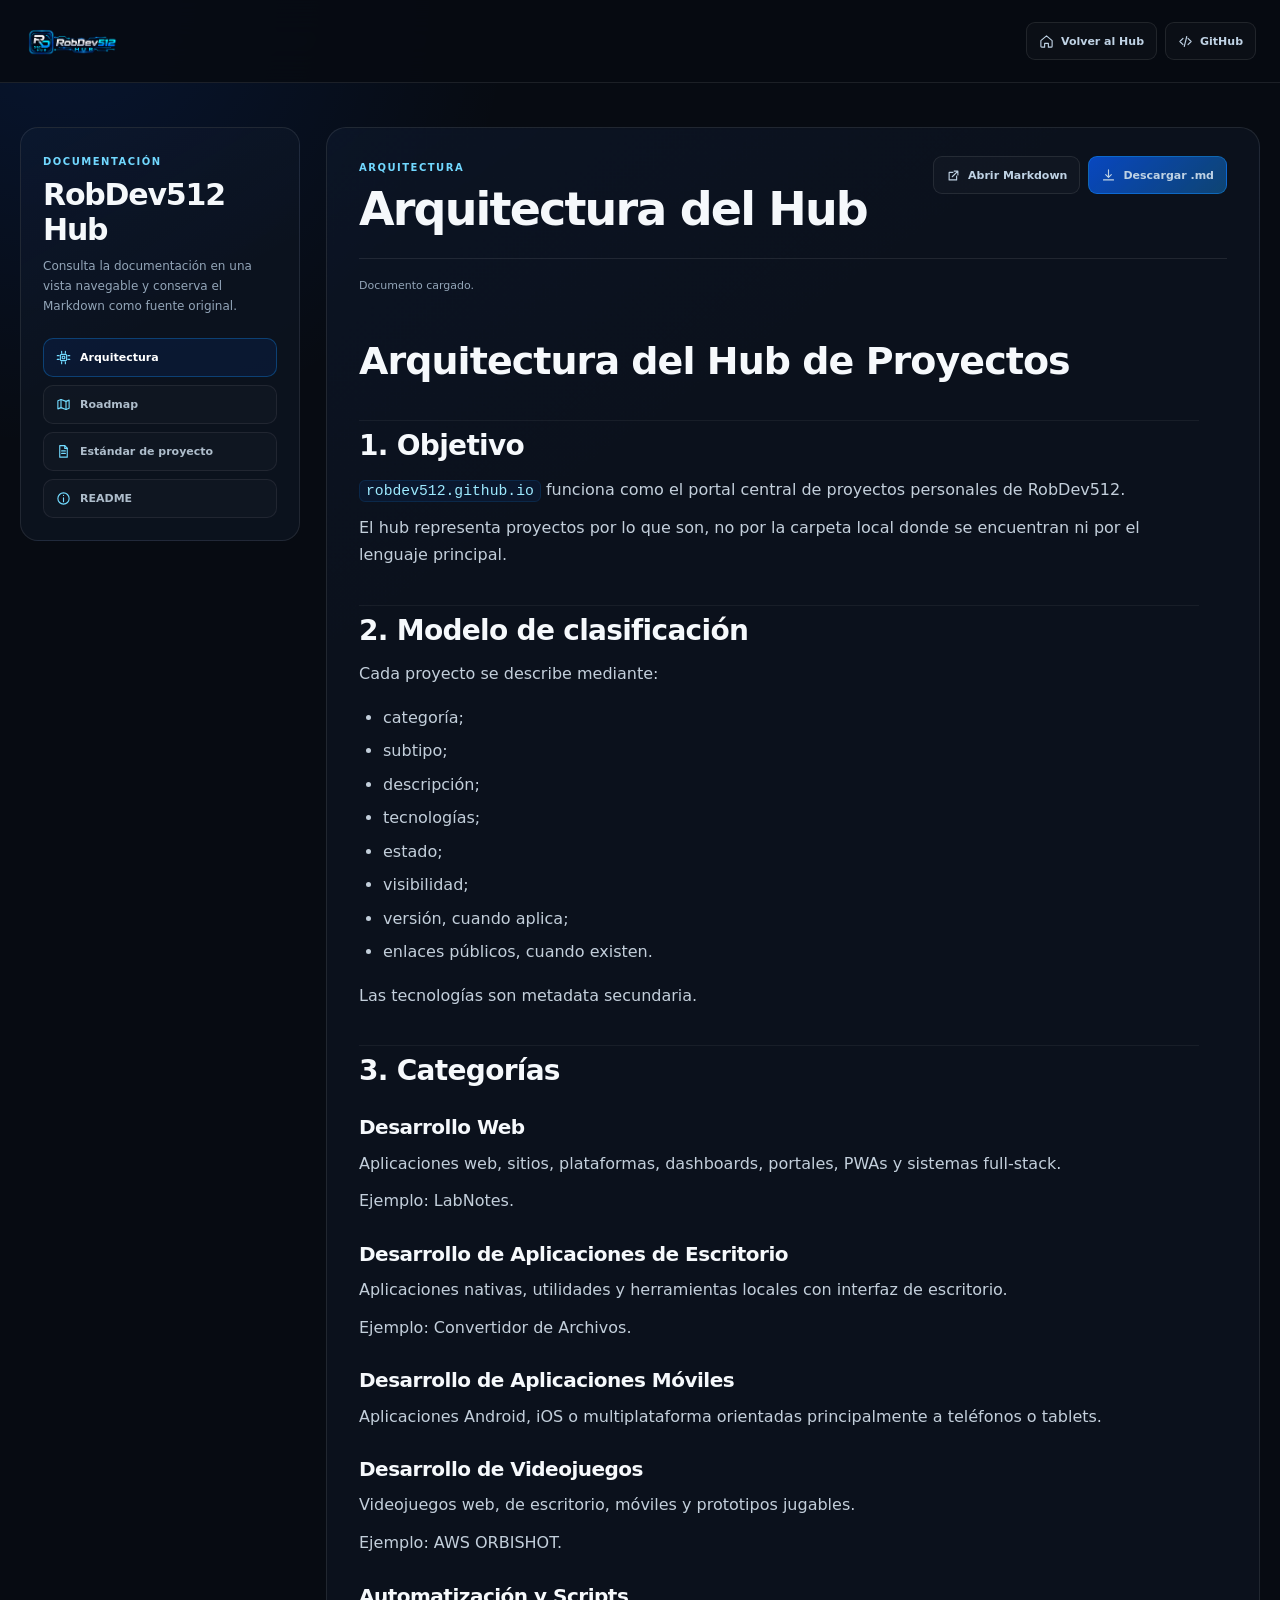
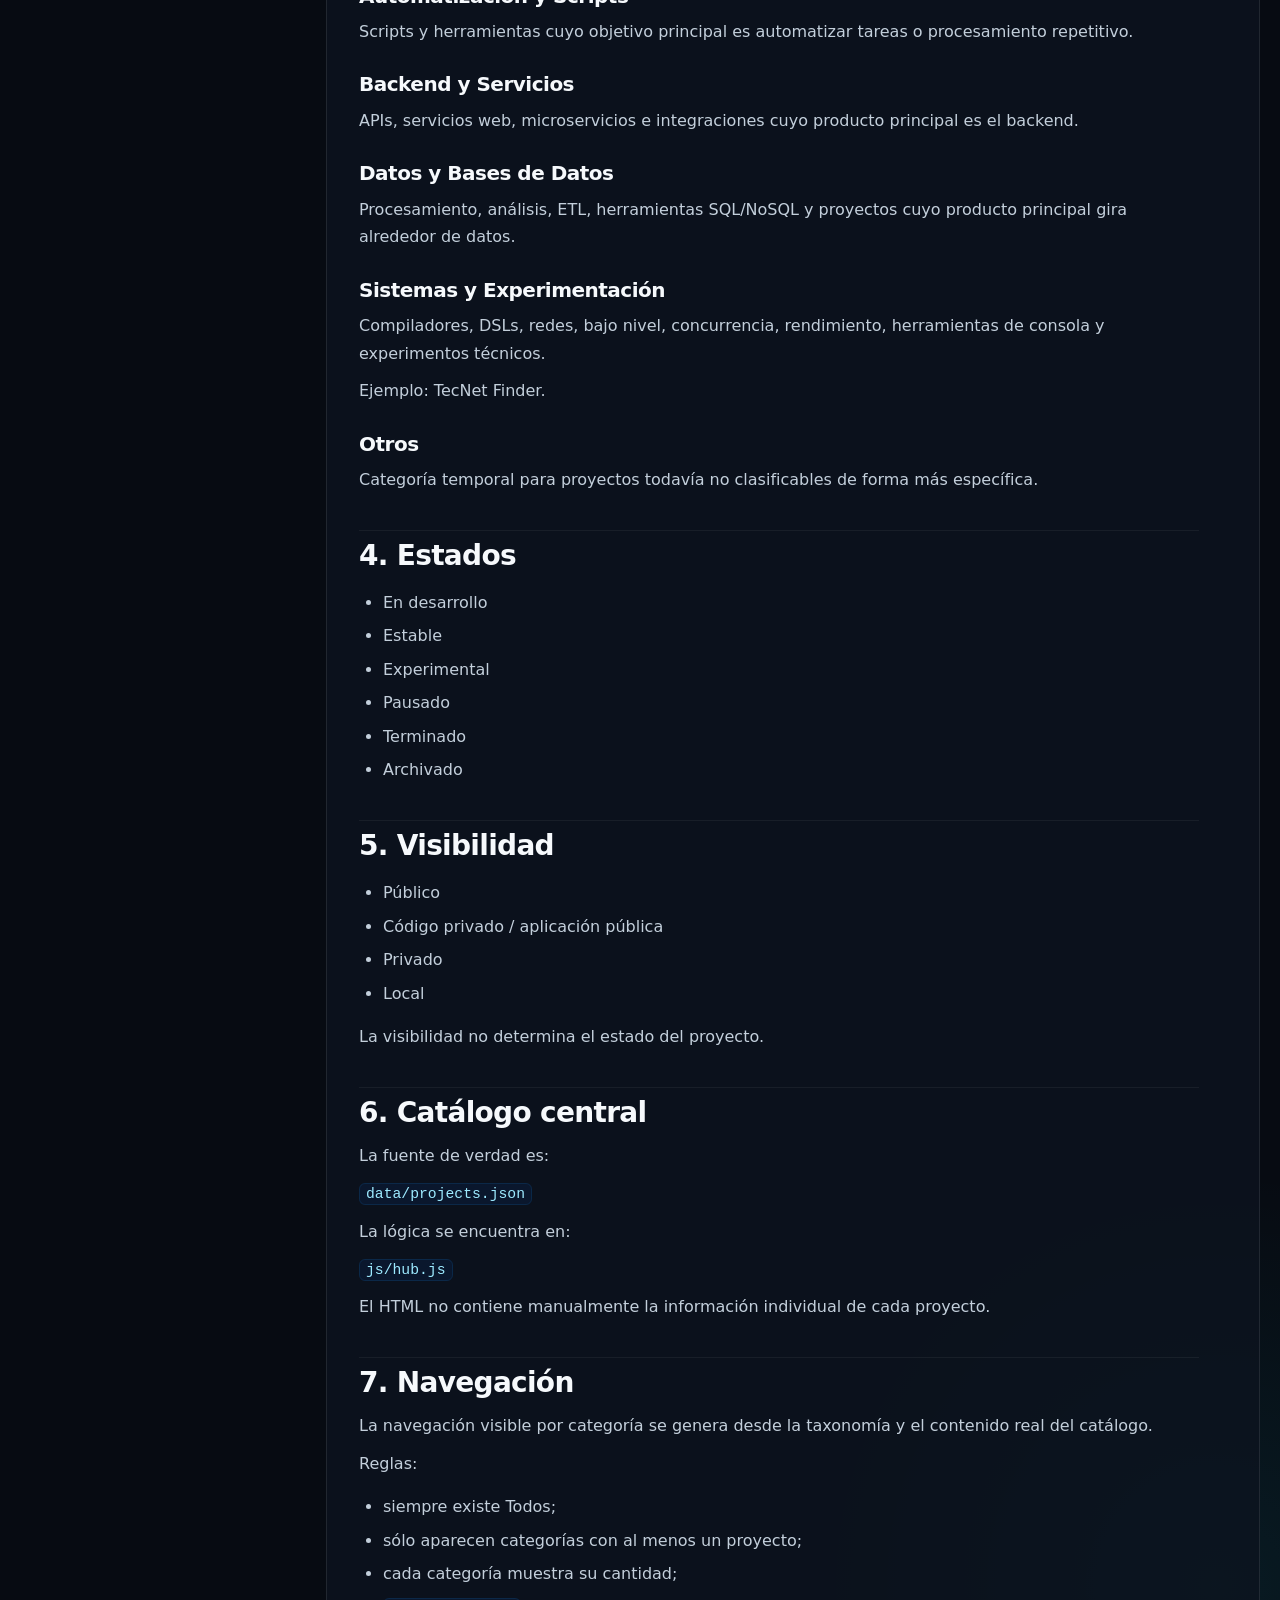
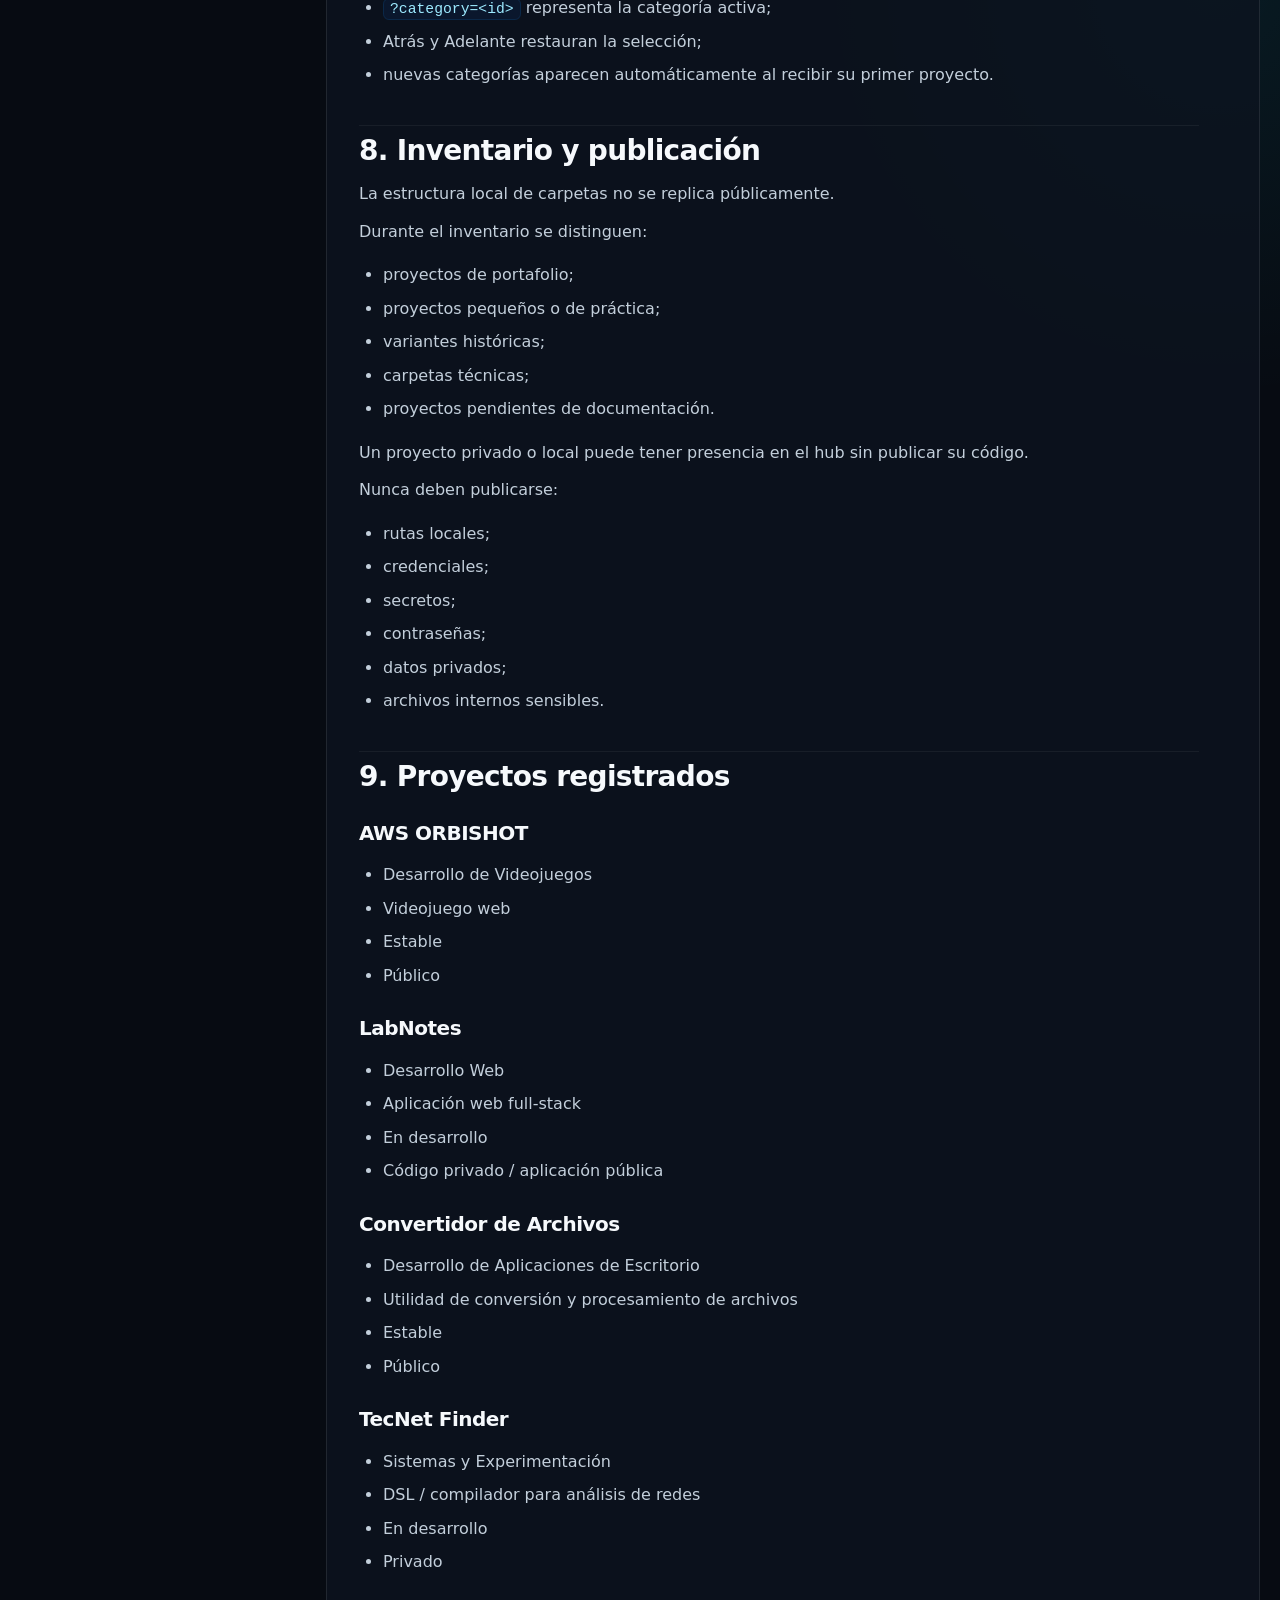
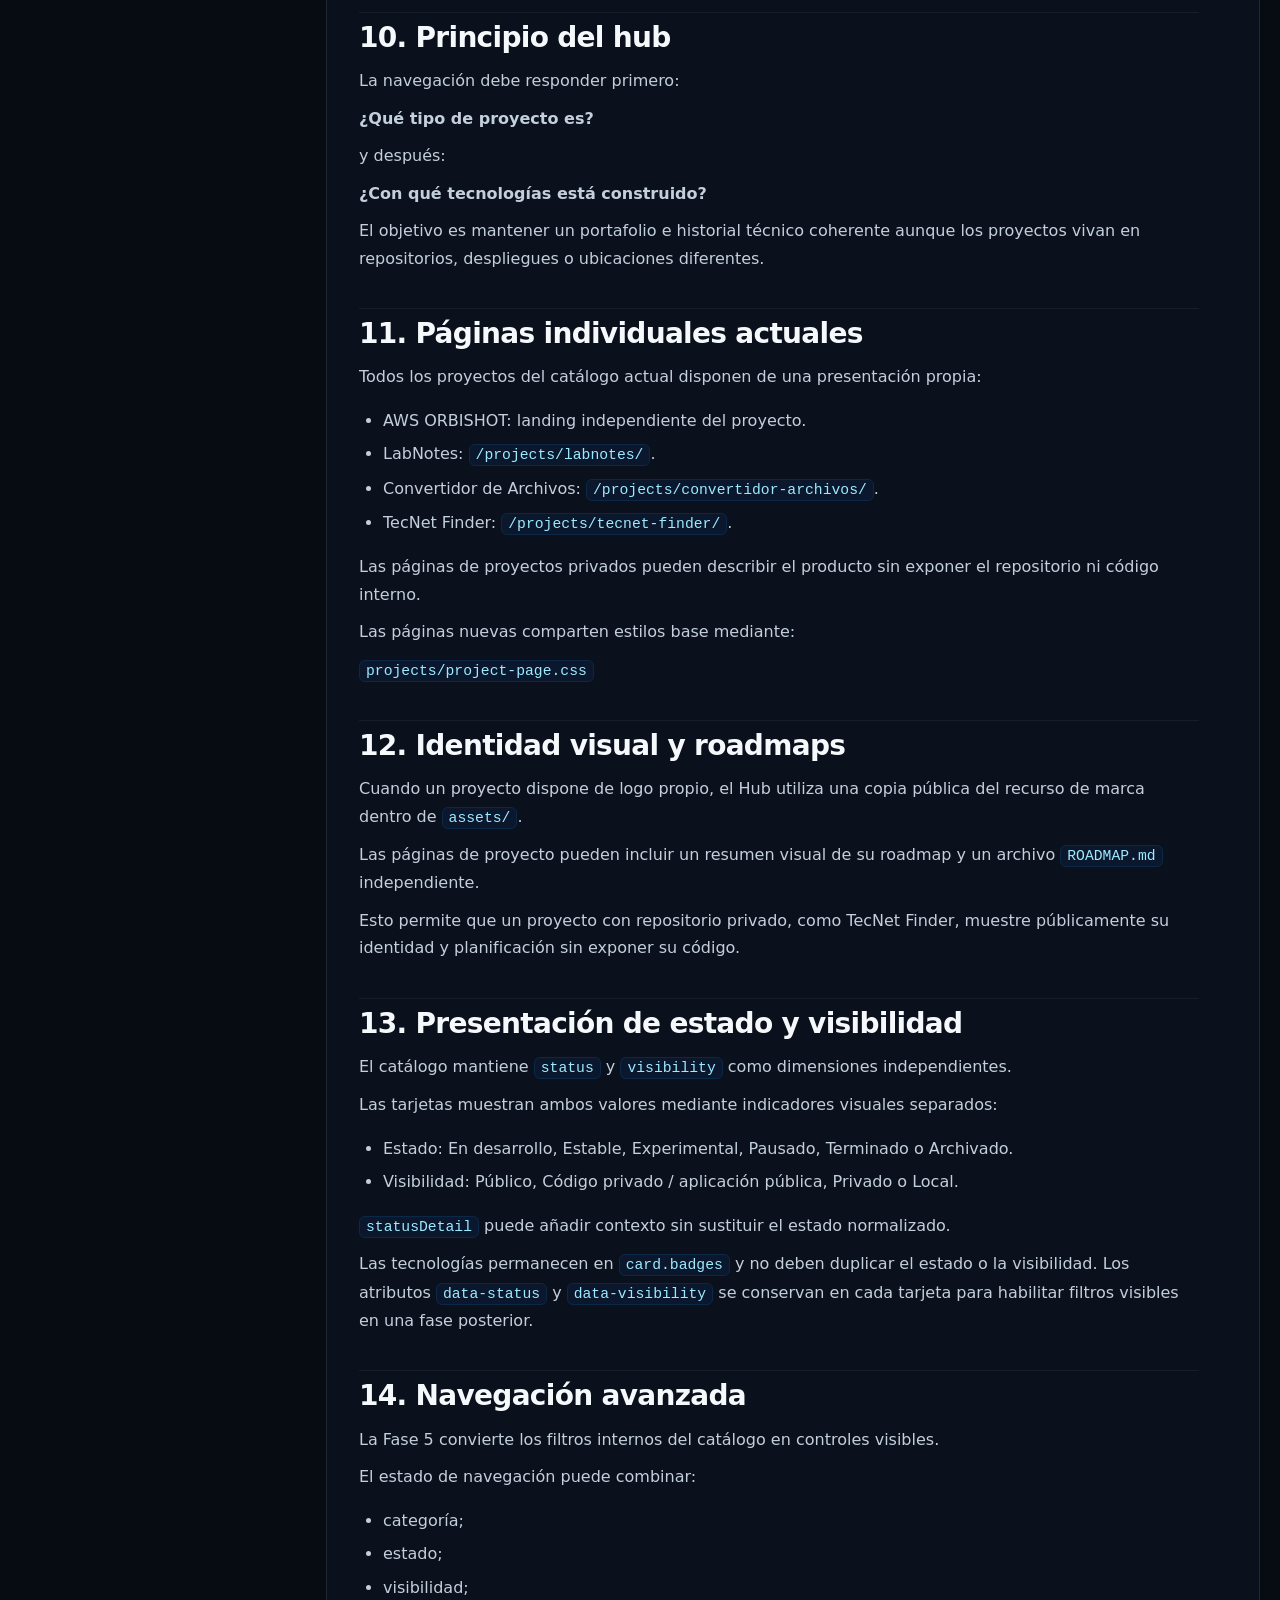
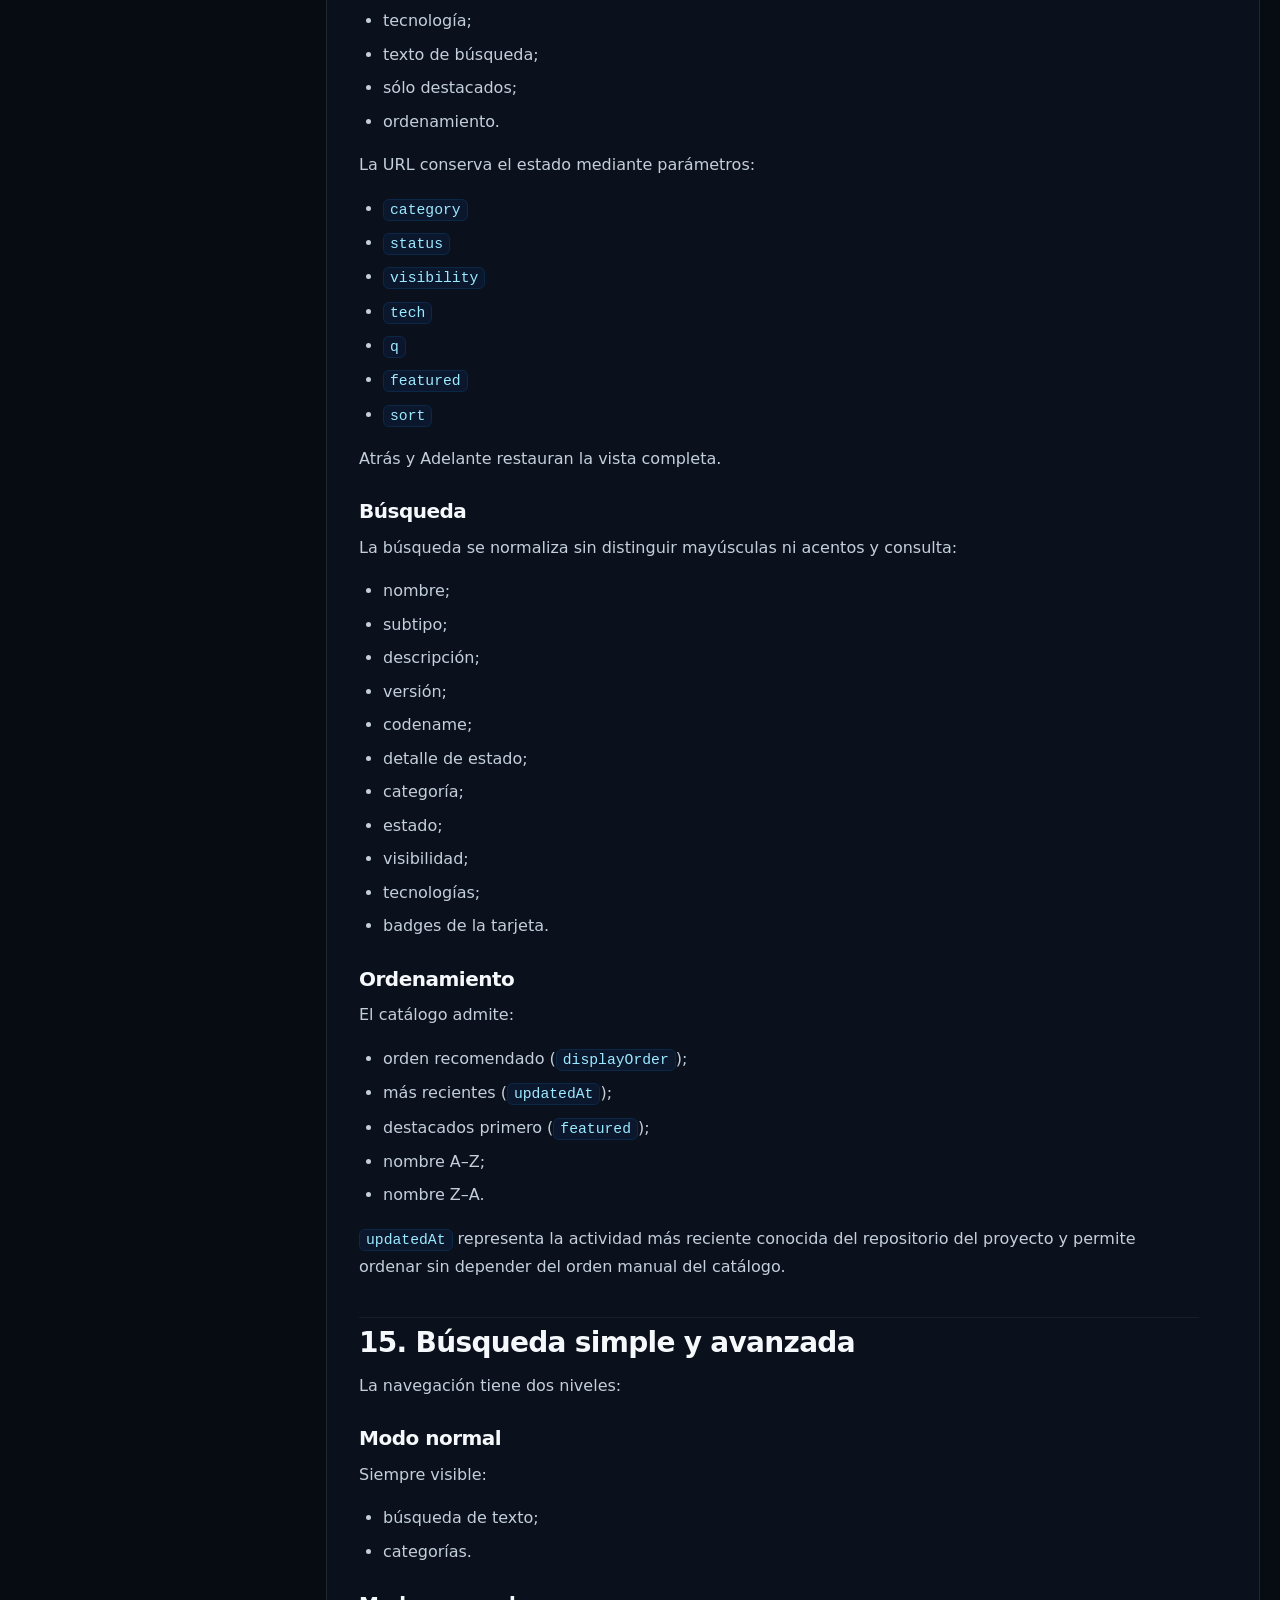
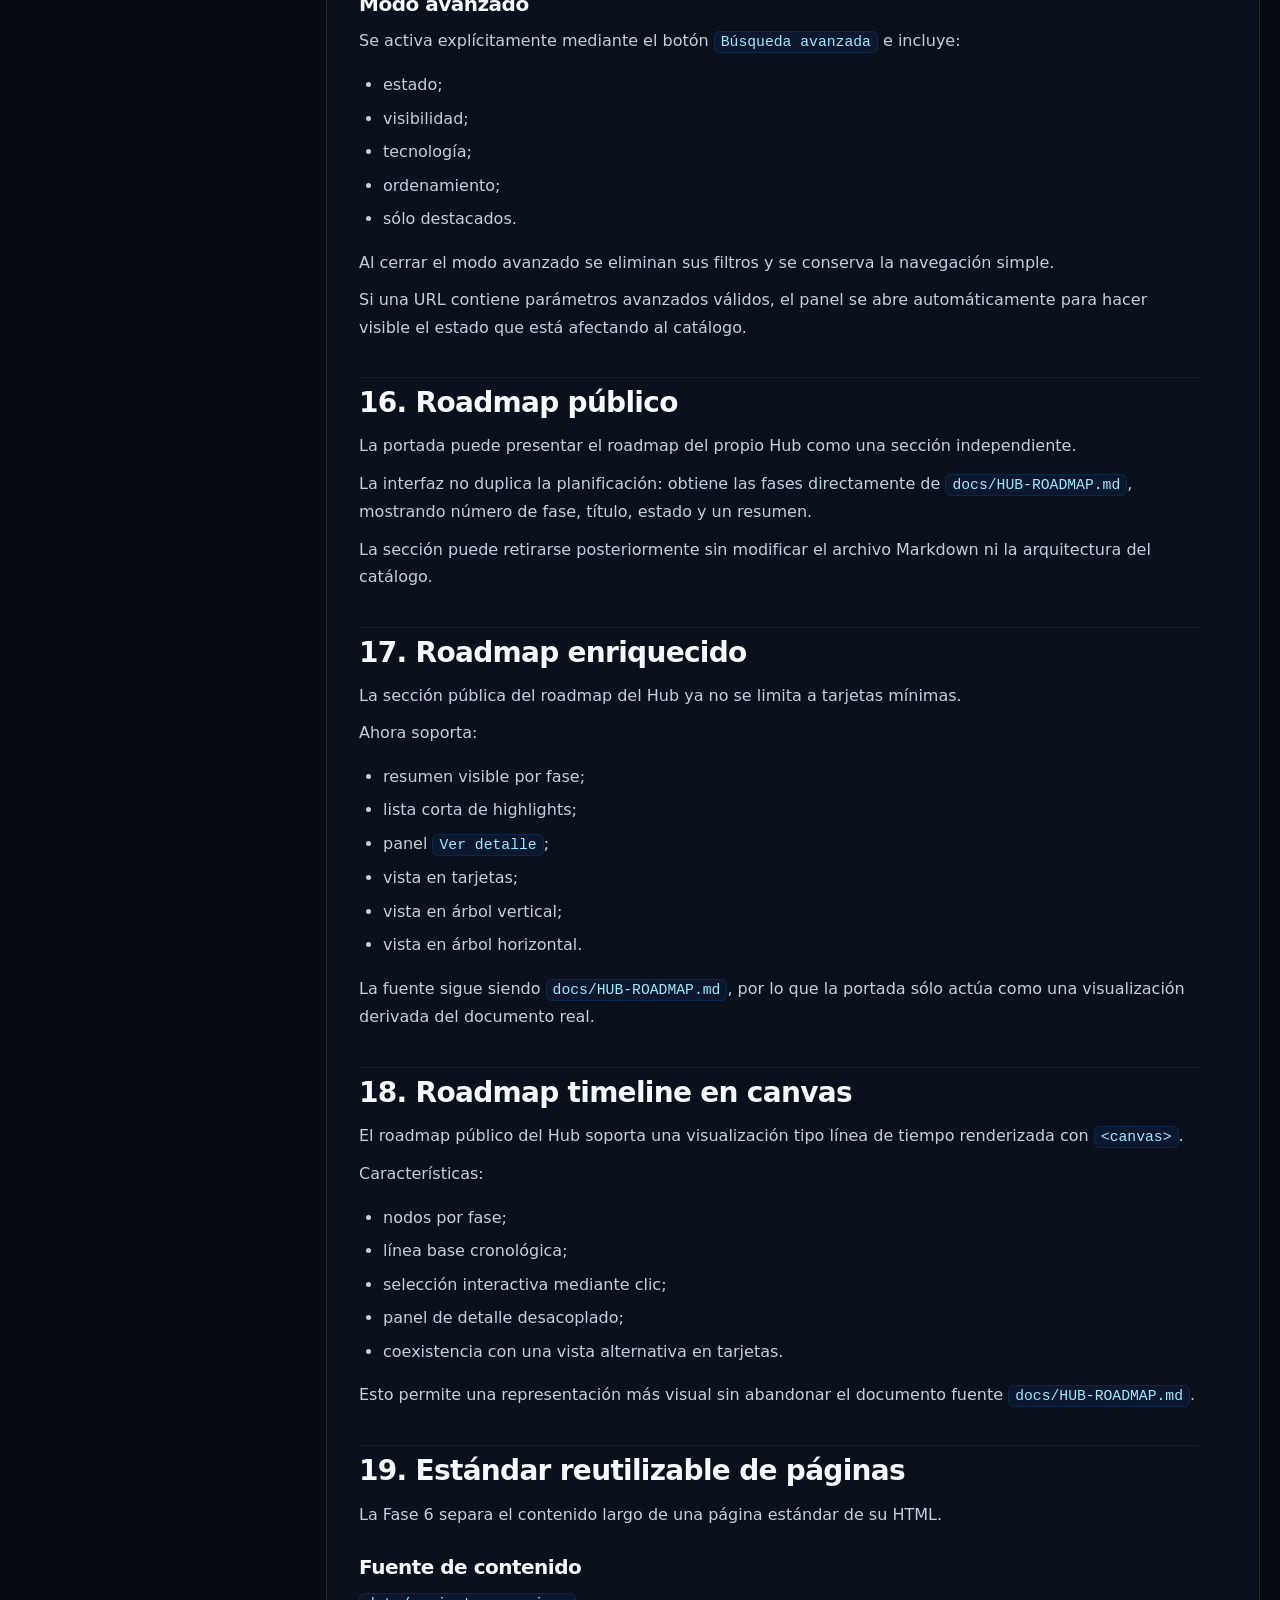
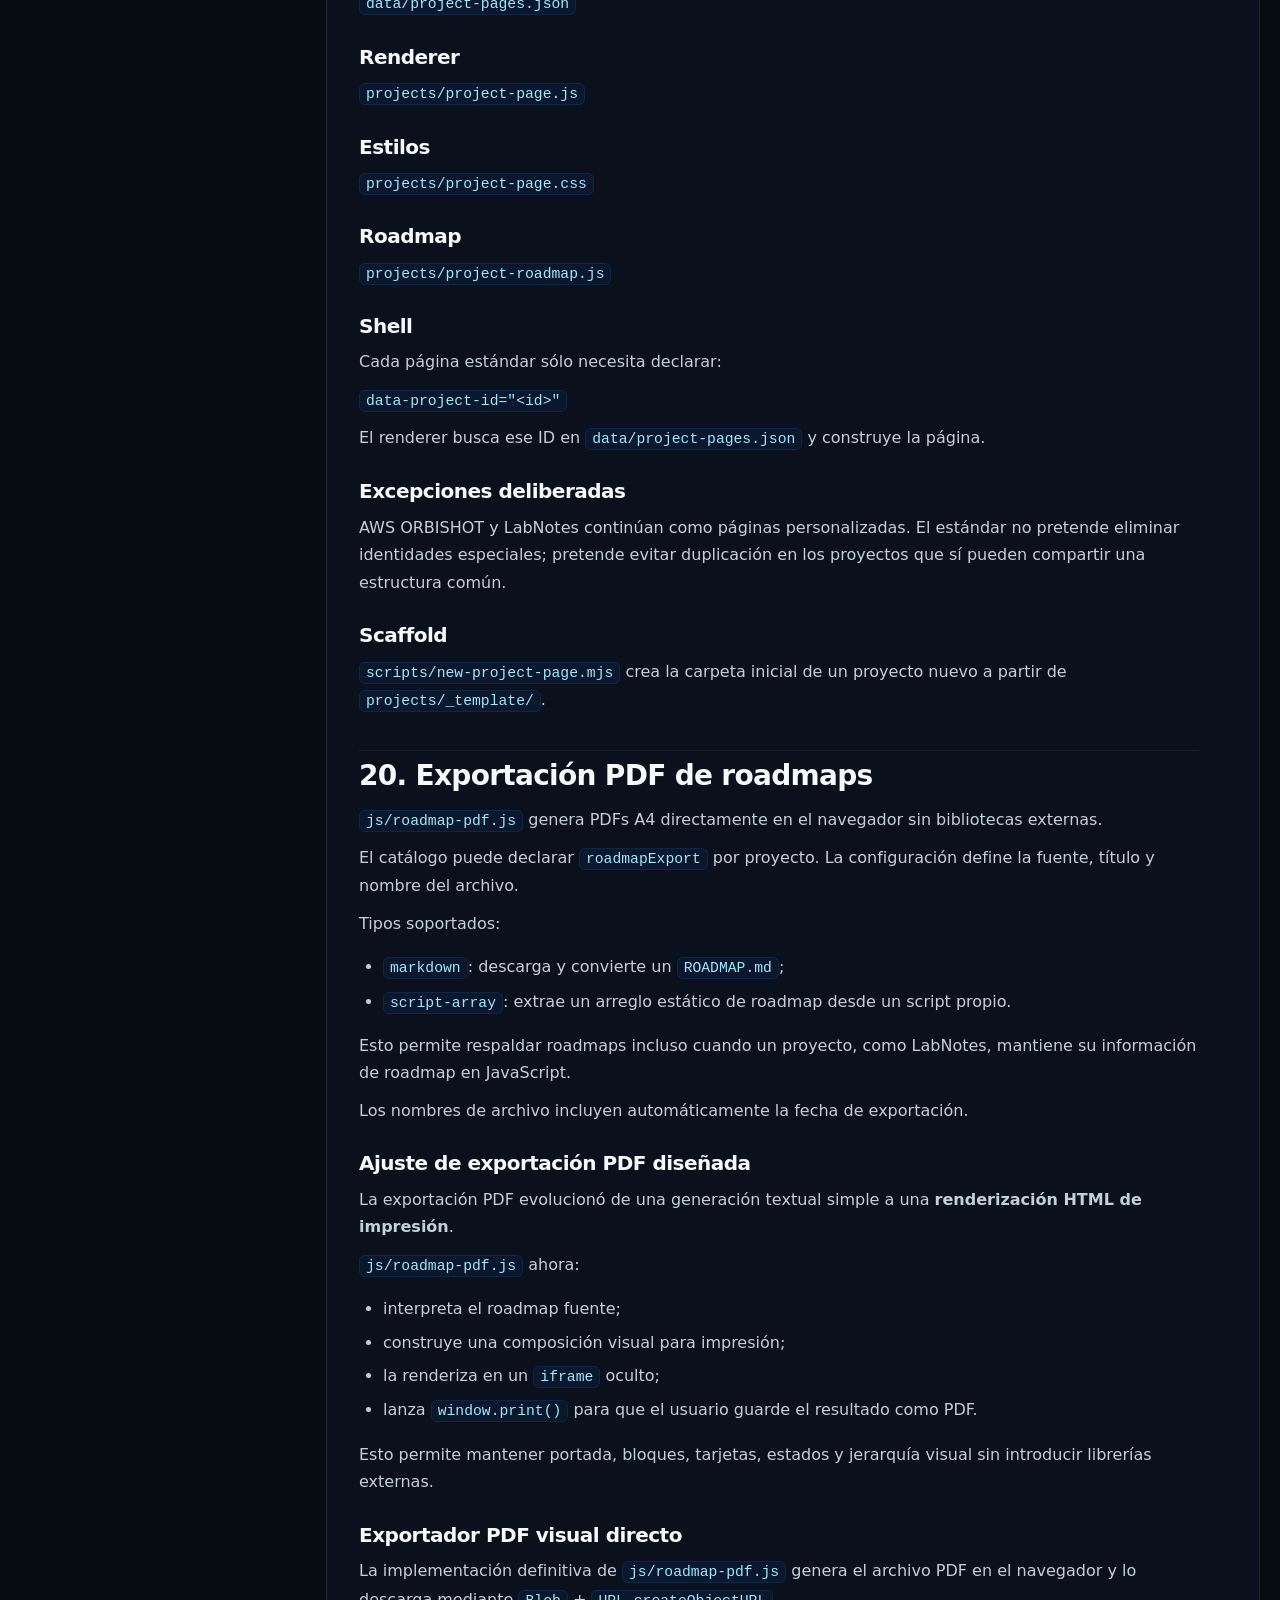
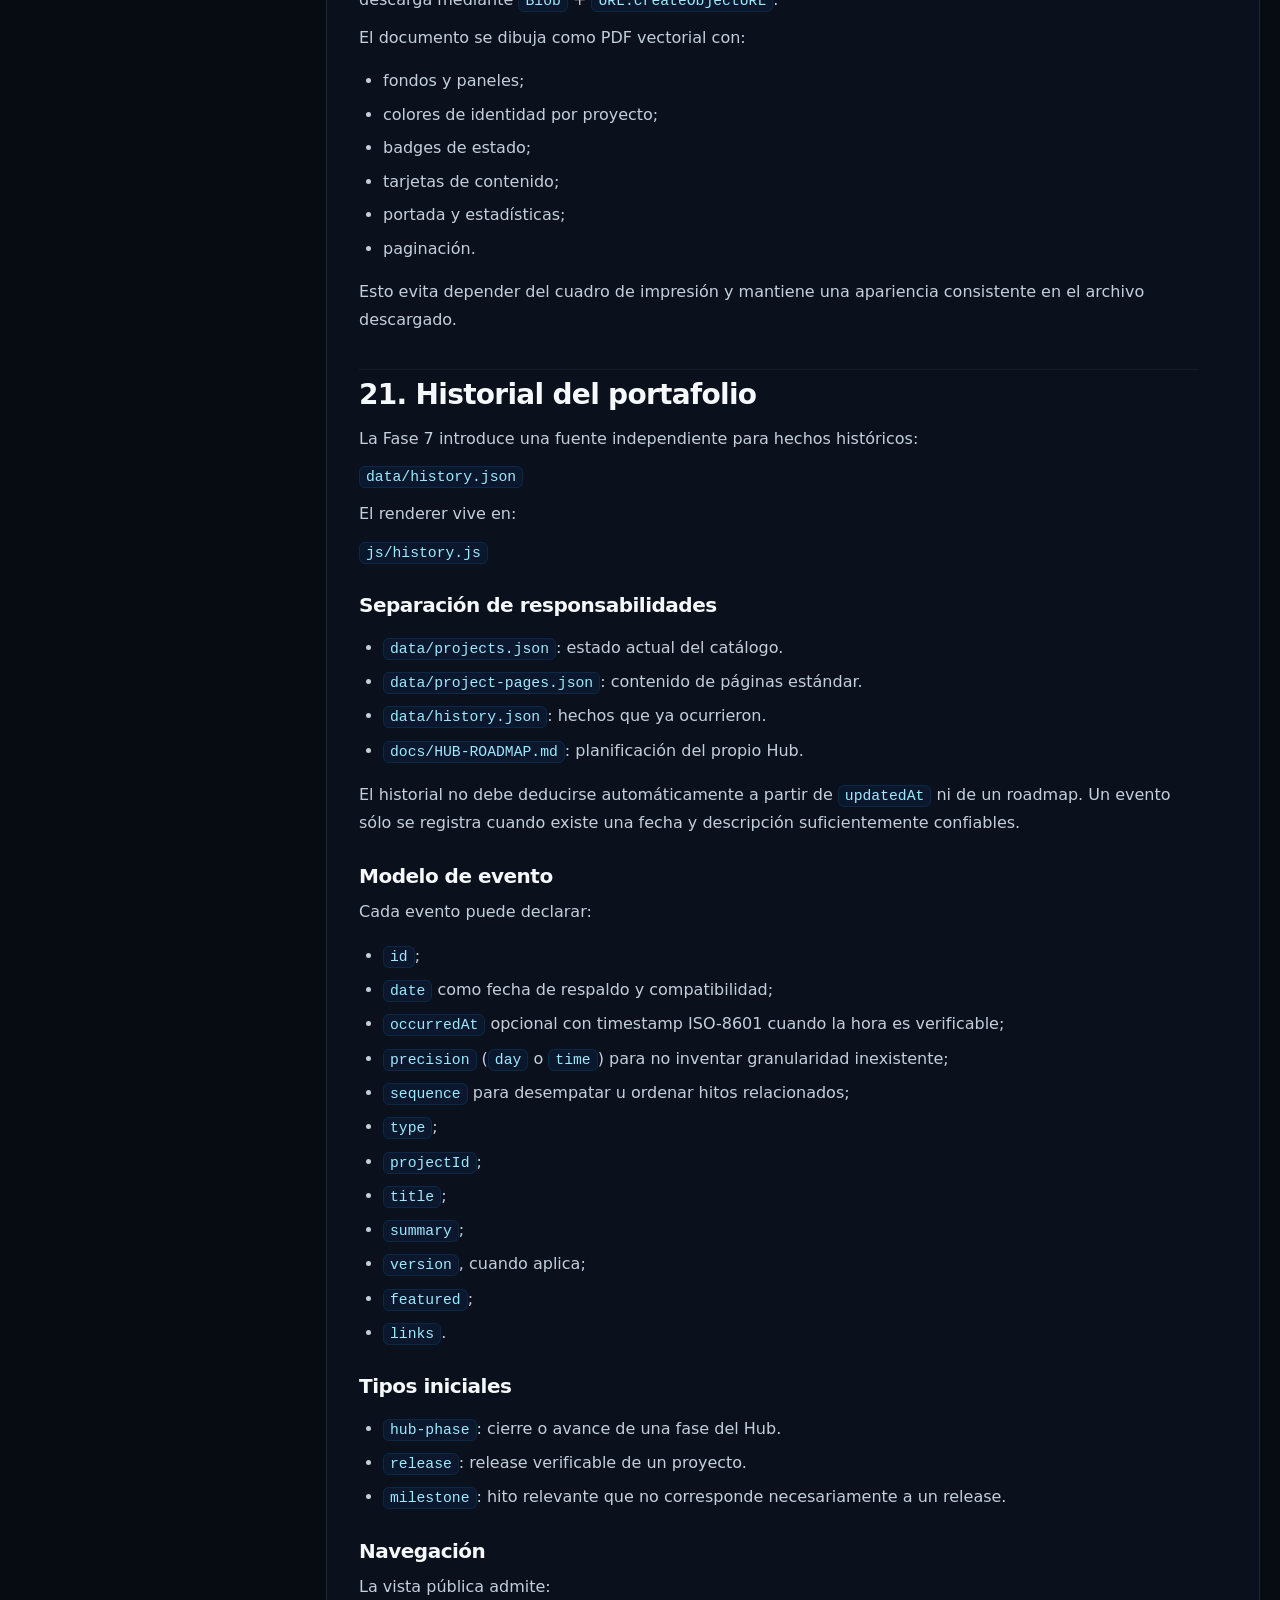
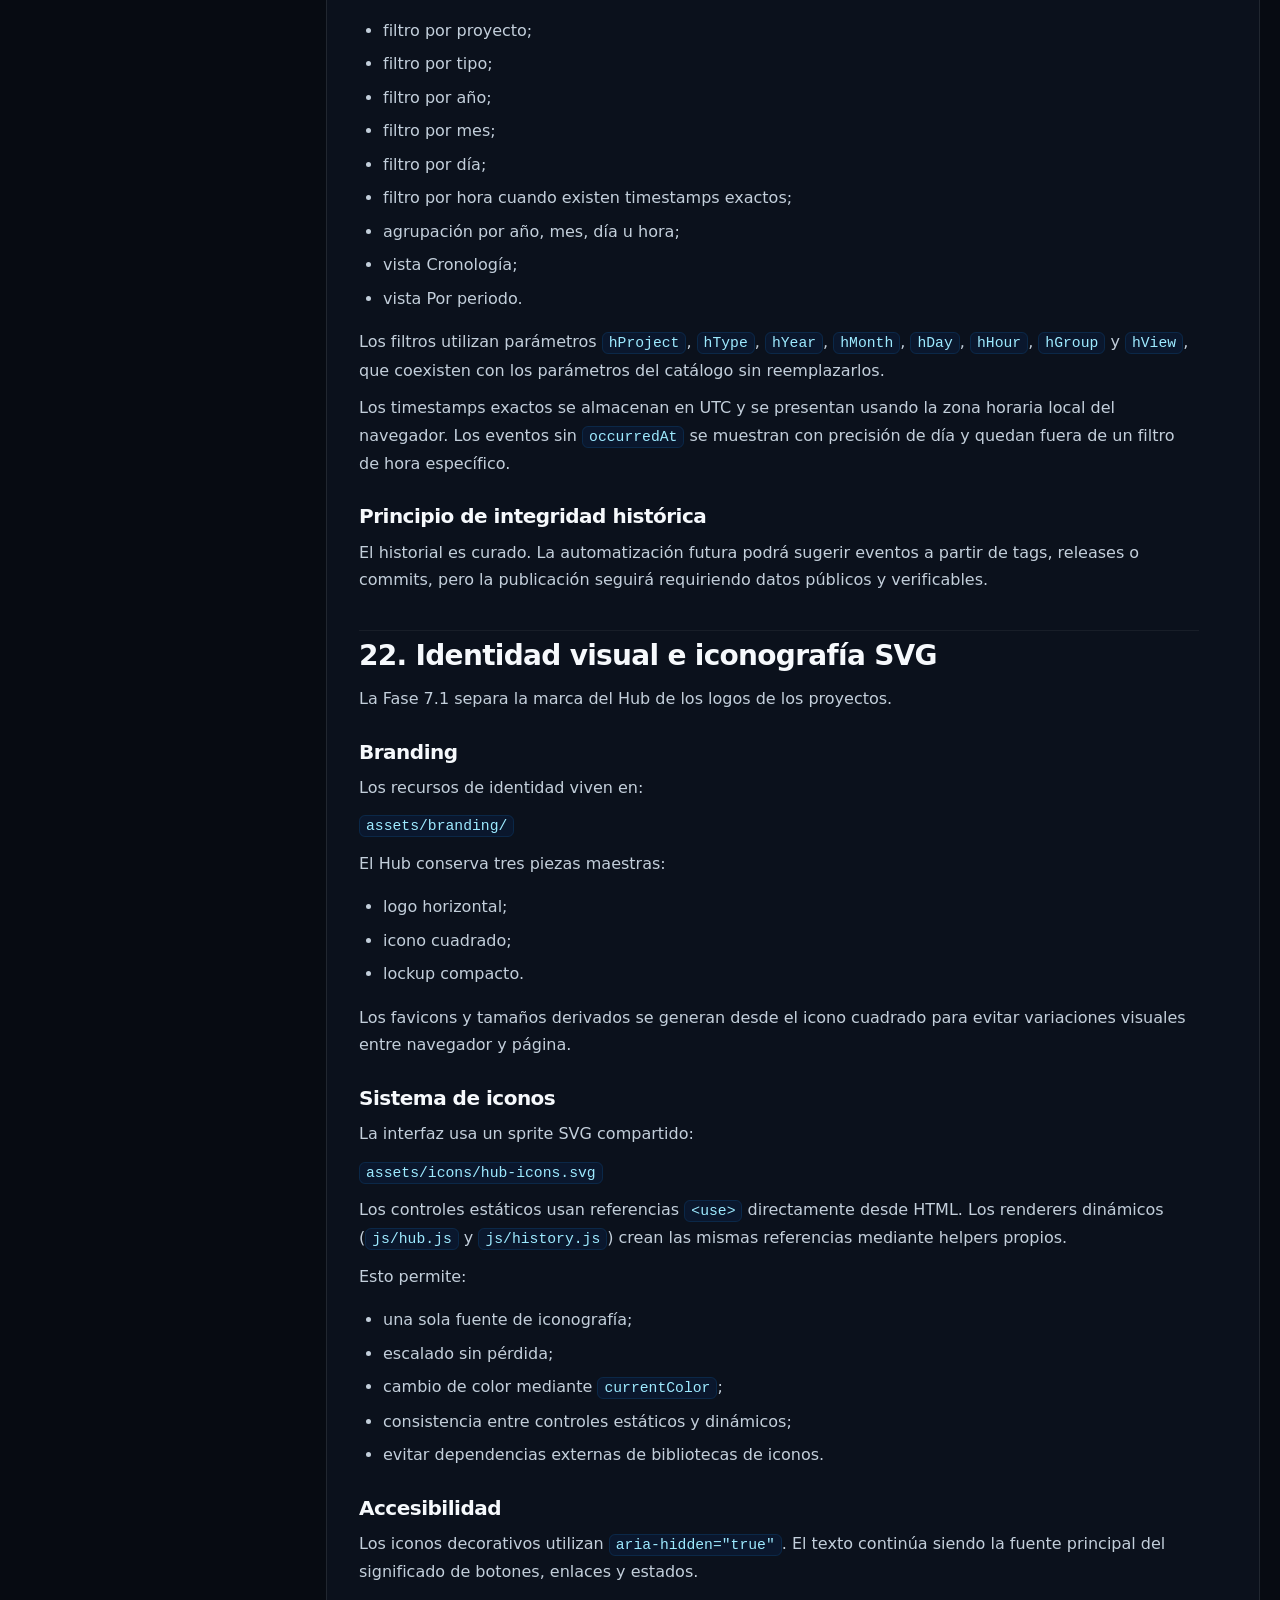
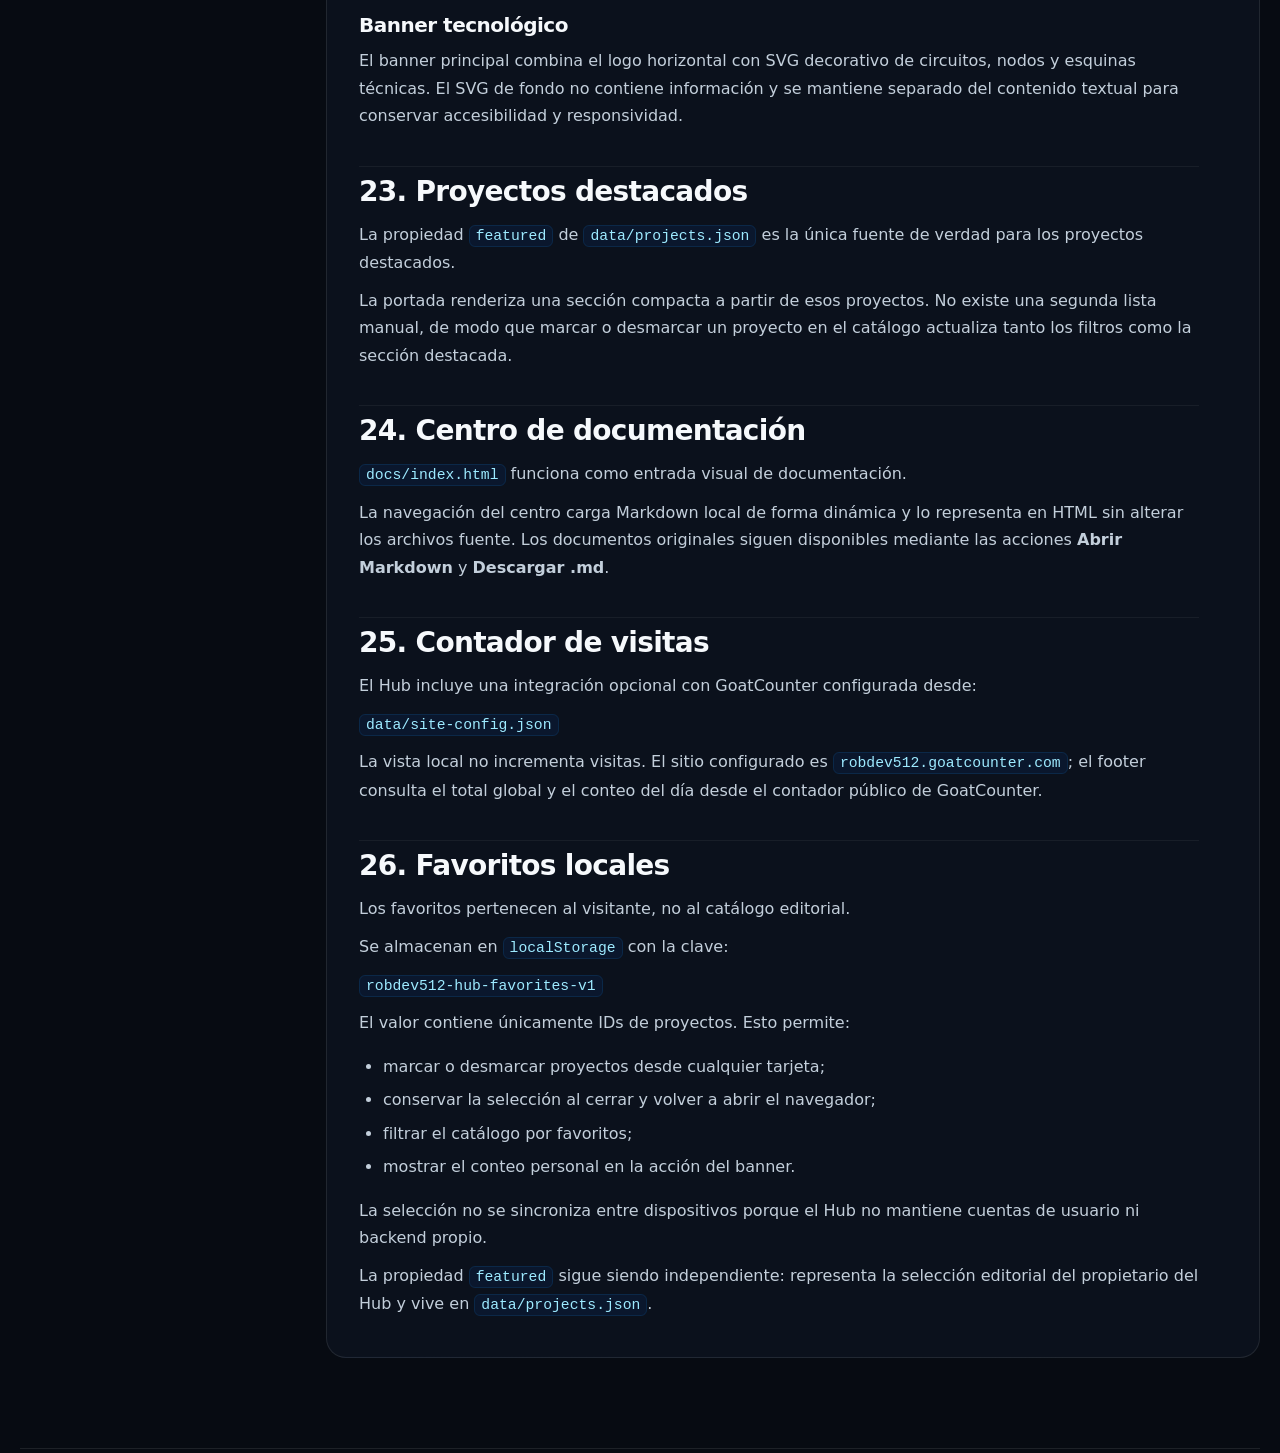
<file: docs/index.html>
<!DOCTYPE html>
<html lang="es">
<head>
  <meta charset="UTF-8">
  <meta name="viewport" content="width=device-width, initial-scale=1.0">
  <meta name="theme-color" content="#075cff">
  <meta name="description" content="Centro de documentación dinámica de RobDev512 Hub.">
  <title>Documentación · RobDev512 Hub</title>
  <link rel="icon" type="image/png" sizes="32x32" href="../assets/branding/favicon-32x32.png">
  <link rel="stylesheet" href="./docs.css">
  <script src="./docs.js" defer></script>
</head>
<body>
  <header class="docs-topbar">
    <a class="docs-brand" href="../" aria-label="Volver a RobDev512 Hub">
      <img src="../assets/branding/robdev512-hub-lockup.png" alt="RobDev512 Hub">
    </a>
    <div class="docs-topbar-actions">
      <a class="docs-button" href="../">
        <svg class="docs-icon" aria-hidden="true"><use href="../assets/icons/hub-icons.svg#icon-home"></use></svg>
        <span>Volver al Hub</span>
      </a>
      <a class="docs-button" href="https://github.com/RobDev512/RobDev512.github.io" target="_blank" rel="noopener noreferrer">
        <svg class="docs-icon" aria-hidden="true"><use href="../assets/icons/hub-icons.svg#icon-code"></use></svg>
        <span>GitHub</span>
      </a>
    </div>
  </header>

  <main class="docs-shell">
    <aside class="docs-sidebar">
      <span class="docs-kicker">Documentación</span>
      <h1>RobDev512 Hub</h1>
      <p>Consulta la documentación en una vista navegable y conserva el Markdown como fuente original.</p>
      <nav class="docs-navigation" id="docsNavigation" aria-label="Documentos disponibles"></nav>
    </aside>

    <section class="docs-content-shell">
      <header class="docs-document-header">
        <div>
          <span class="docs-document-kind" id="docsDocumentKind">Documento</span>
          <h2 id="docsDocumentTitle">Cargando documentación…</h2>
        </div>

        <div class="docs-document-actions">
          <a class="docs-button" id="docsOpenRaw" href="#" target="_blank" rel="noopener noreferrer">
            <svg class="docs-icon" aria-hidden="true"><use href="../assets/icons/hub-icons.svg#icon-external"></use></svg>
            <span>Abrir Markdown</span>
          </a>
          <a class="docs-button docs-button-primary" id="docsDownload" href="#" download>
            <svg class="docs-icon" aria-hidden="true"><use href="../assets/icons/hub-icons.svg#icon-download"></use></svg>
            <span>Descargar .md</span>
          </a>
        </div>
      </header>

      <p class="docs-status" id="docsStatus" aria-live="polite">Cargando…</p>
      <article class="docs-rendered" id="docsRendered"></article>
    </section>
  </main>

  <footer class="docs-footer">
    <span>RobDev512 Hub · Centro de documentación</span>
    <span>Markdown renderizado dinámicamente</span>
  </footer>
</body>
</html>
</file>
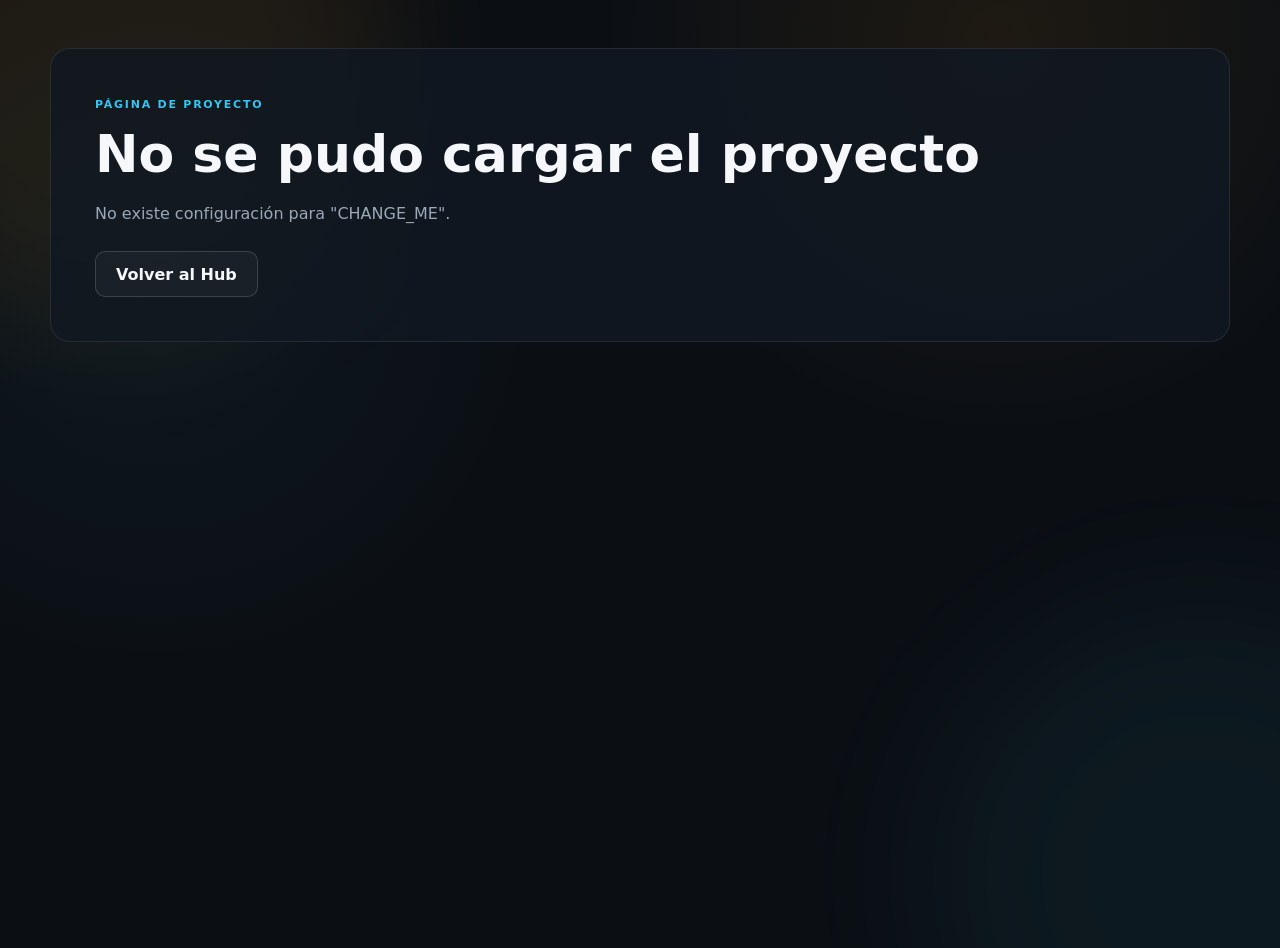
<file: projects/_template/index.html>
<!DOCTYPE html>
<html lang="es">

<head>

  <meta charset="UTF-8">

  <meta
    name="viewport"
    content="width=device-width, initial-scale=1.0"
  >

  <meta
    name="description"
    content="Proyecto personal de RobDev512."
  >

  <meta
    name="theme-color"
    content="#0b0f14"
  >

  <title>
    Proyecto · RobDev512
  </title>

  <link
    rel="stylesheet"
    href="../project-page.css"
  >

  <script
    src="../project-page.js"
    defer
  ></script>

</head>


<body data-project-id="CHANGE_ME">

  <div id="projectPageRoot">

    <div class="page-shell">

      <section class="page-loading">

        <span class="eyebrow">
          RobDev512
        </span>

        <h1>
          Cargando proyecto...
        </h1>

      </section>

    </div>

  </div>

</body>

</html>
</file>
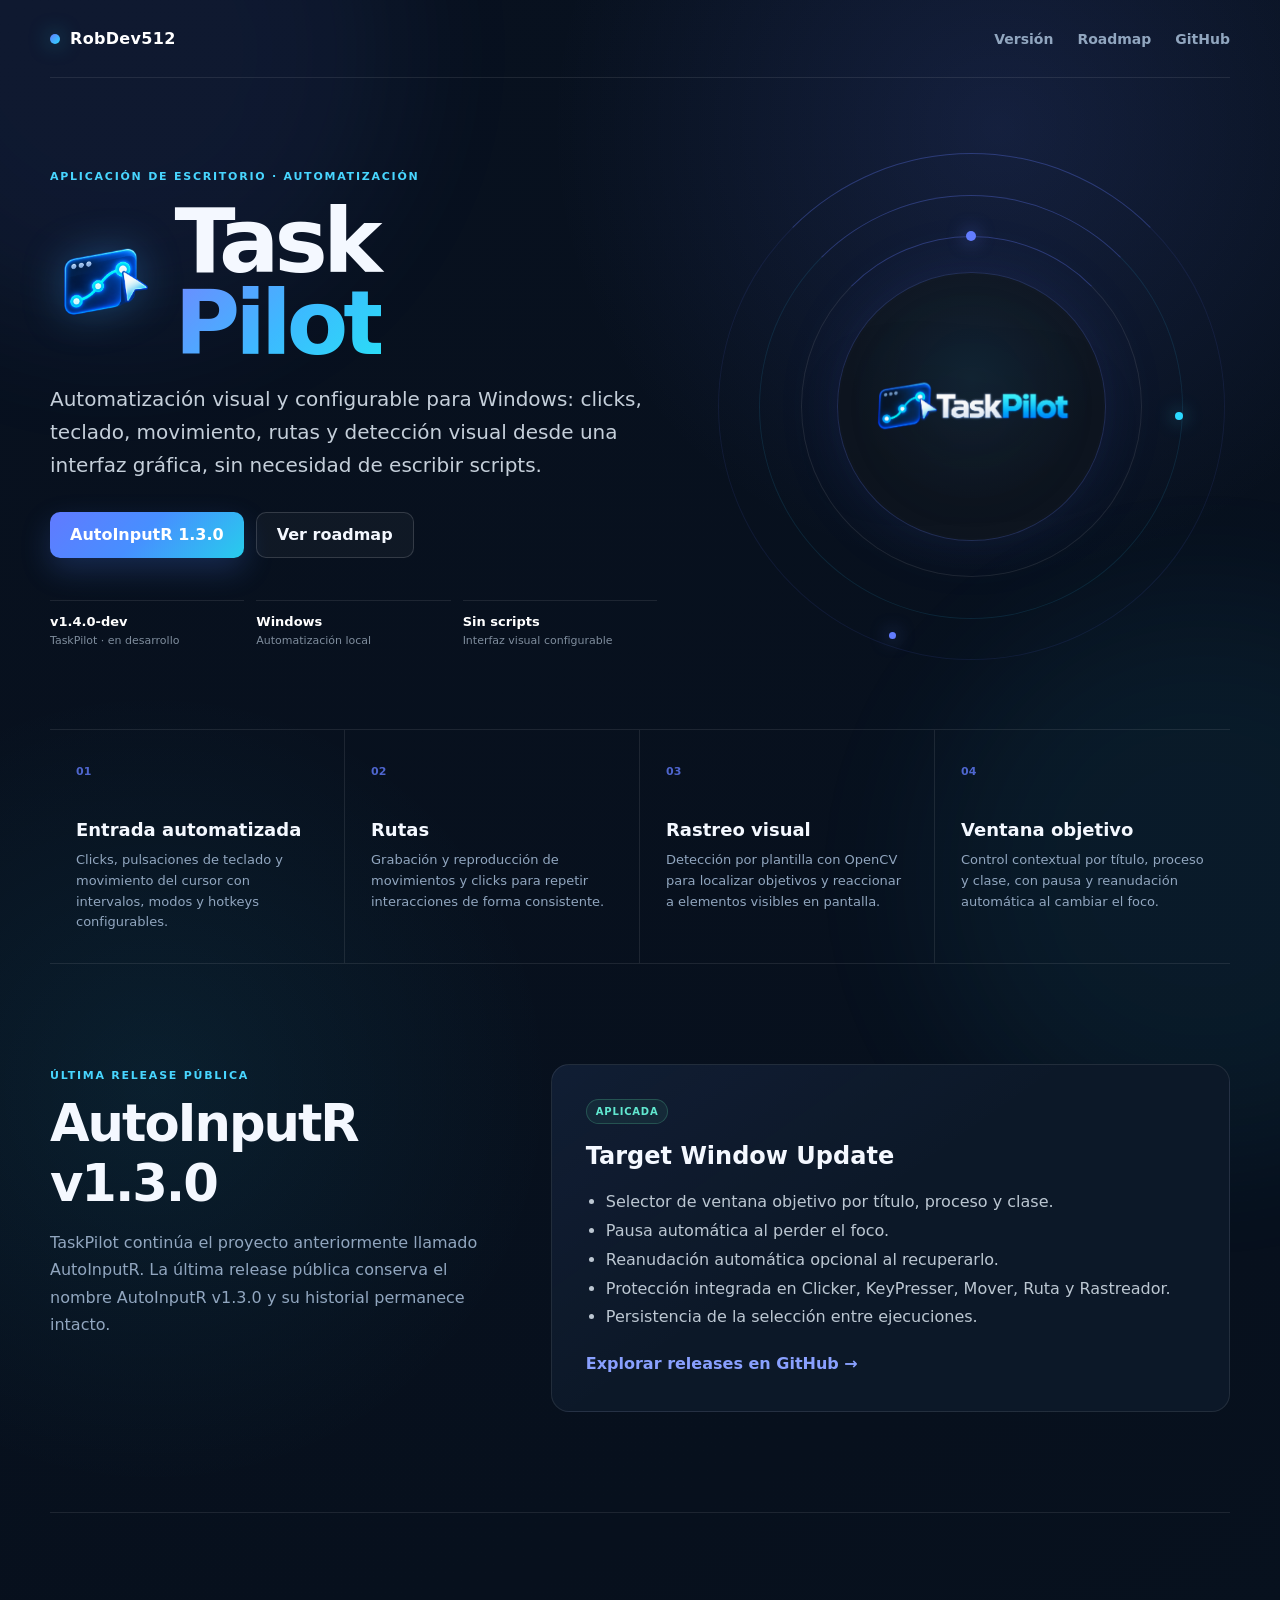
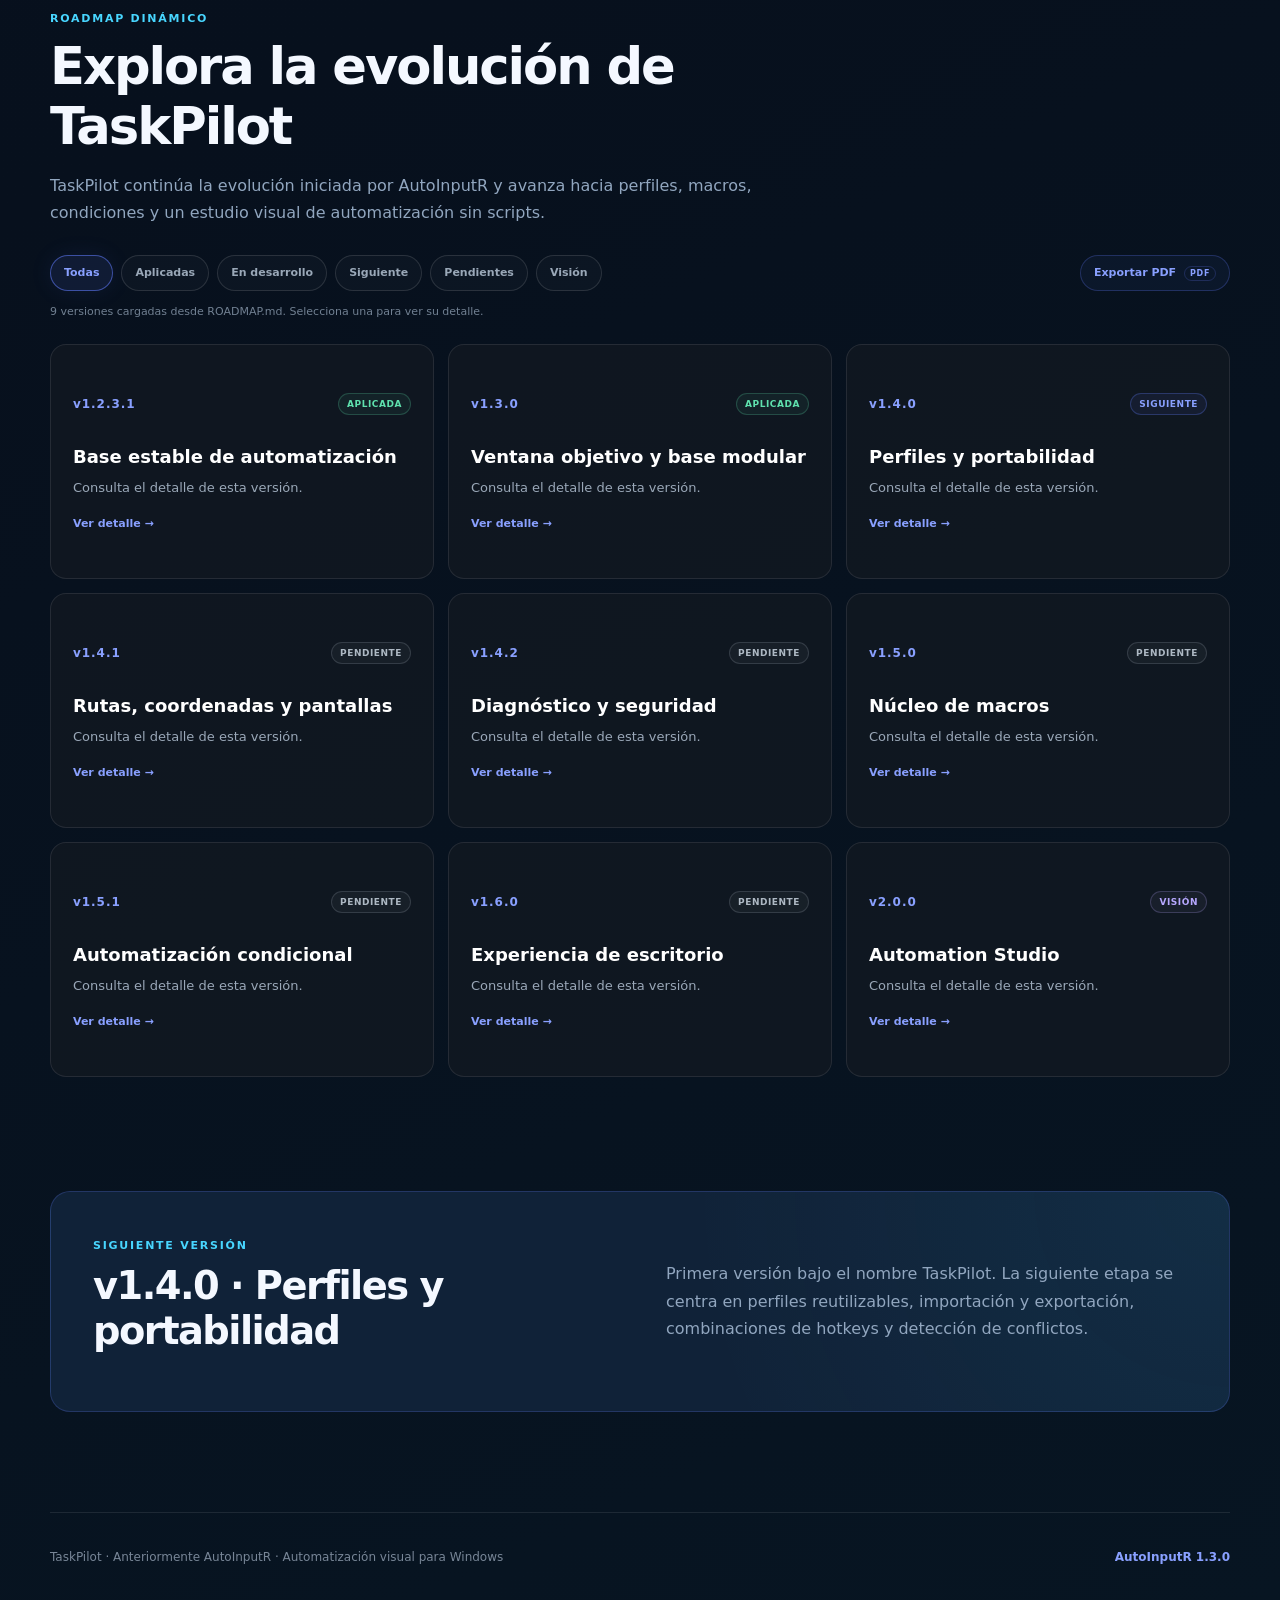
<file: projects/autoinputr/index.html>
<!DOCTYPE html>
<html lang="es">
<head>
  <meta charset="UTF-8">
  <meta name="viewport" content="width=device-width, initial-scale=1.0">
  <meta name="robots" content="noindex">
  <meta http-equiv="refresh" content="0; url=../taskpilot/">
  <title>AutoInputR ahora es TaskPilot · RobDev512</title>
  <script>
    const target = "../taskpilot/" + window.location.search + window.location.hash;
    window.location.replace(target);
  </script>
</head>
<body>
  <p>
    AutoInputR ahora es TaskPilot.
    <a href="../taskpilot/">Ir a TaskPilot</a>
  </p>
</body>
</html>
</file>
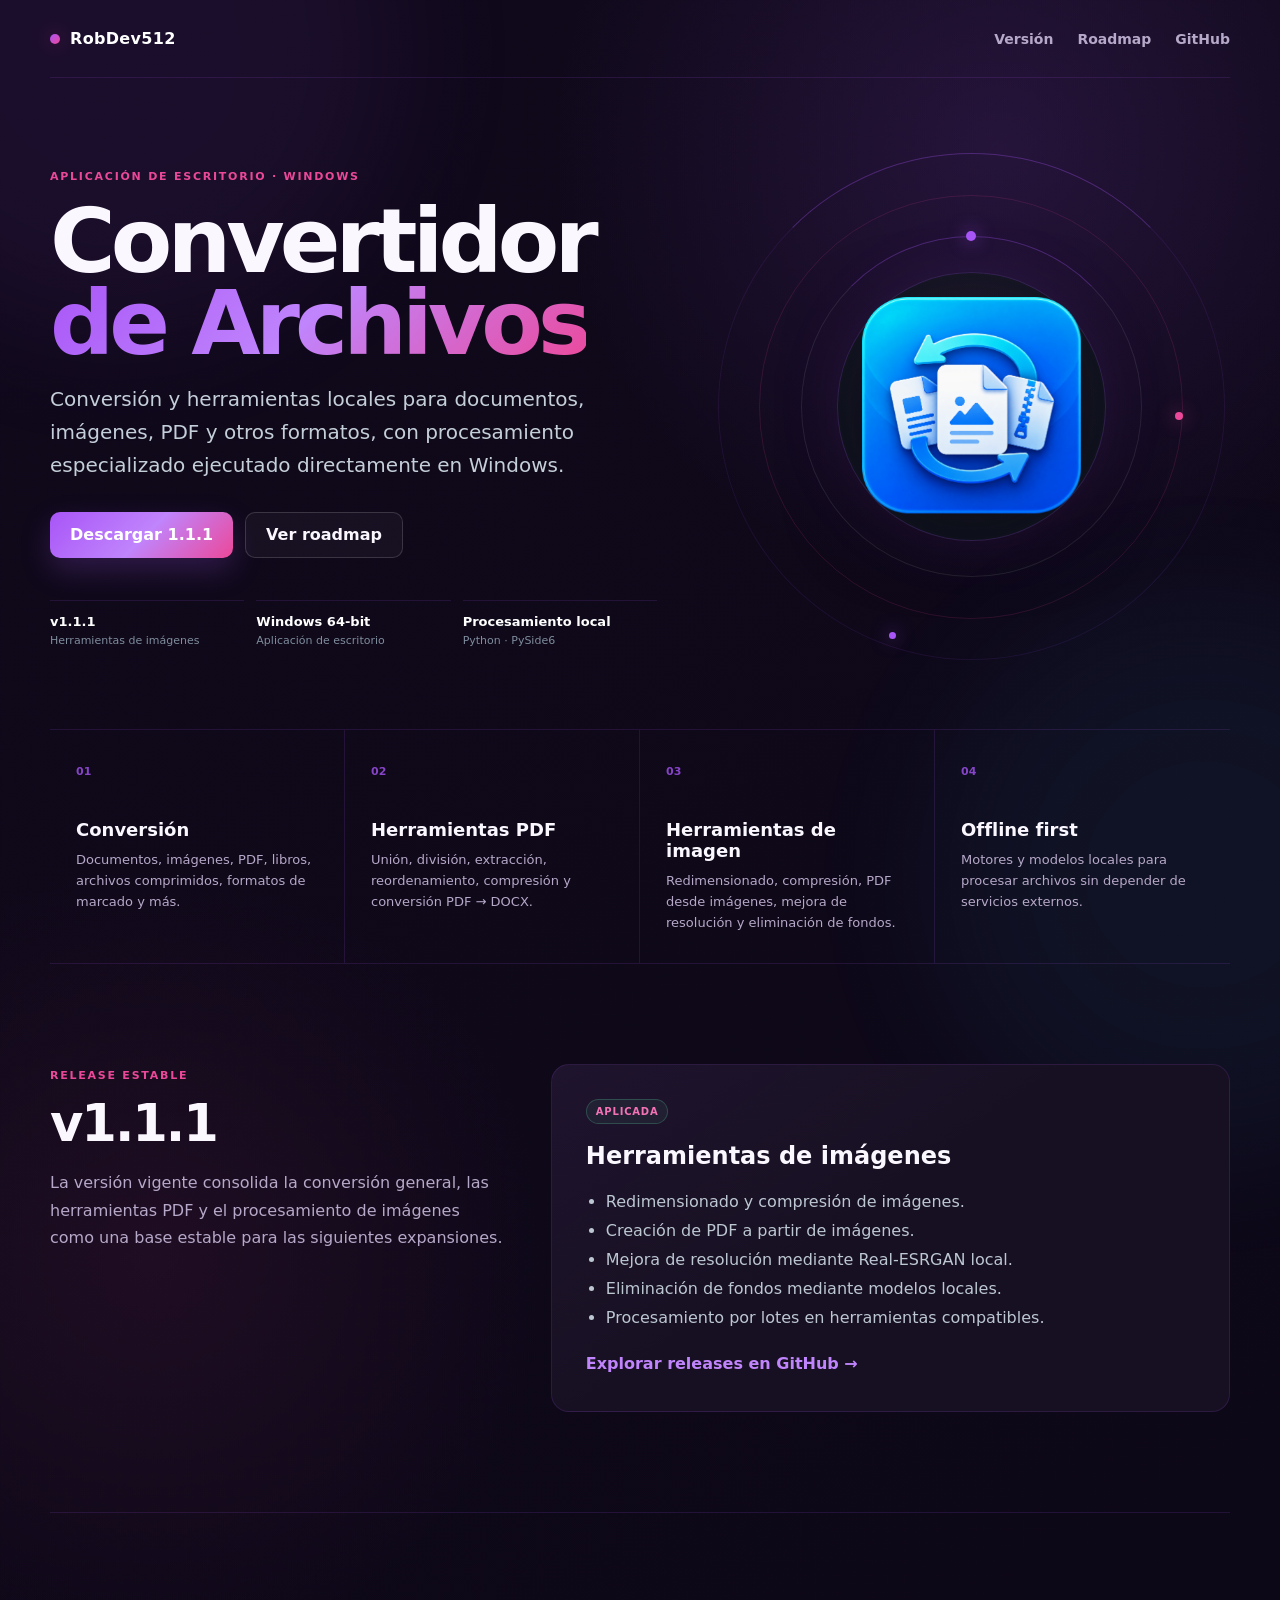
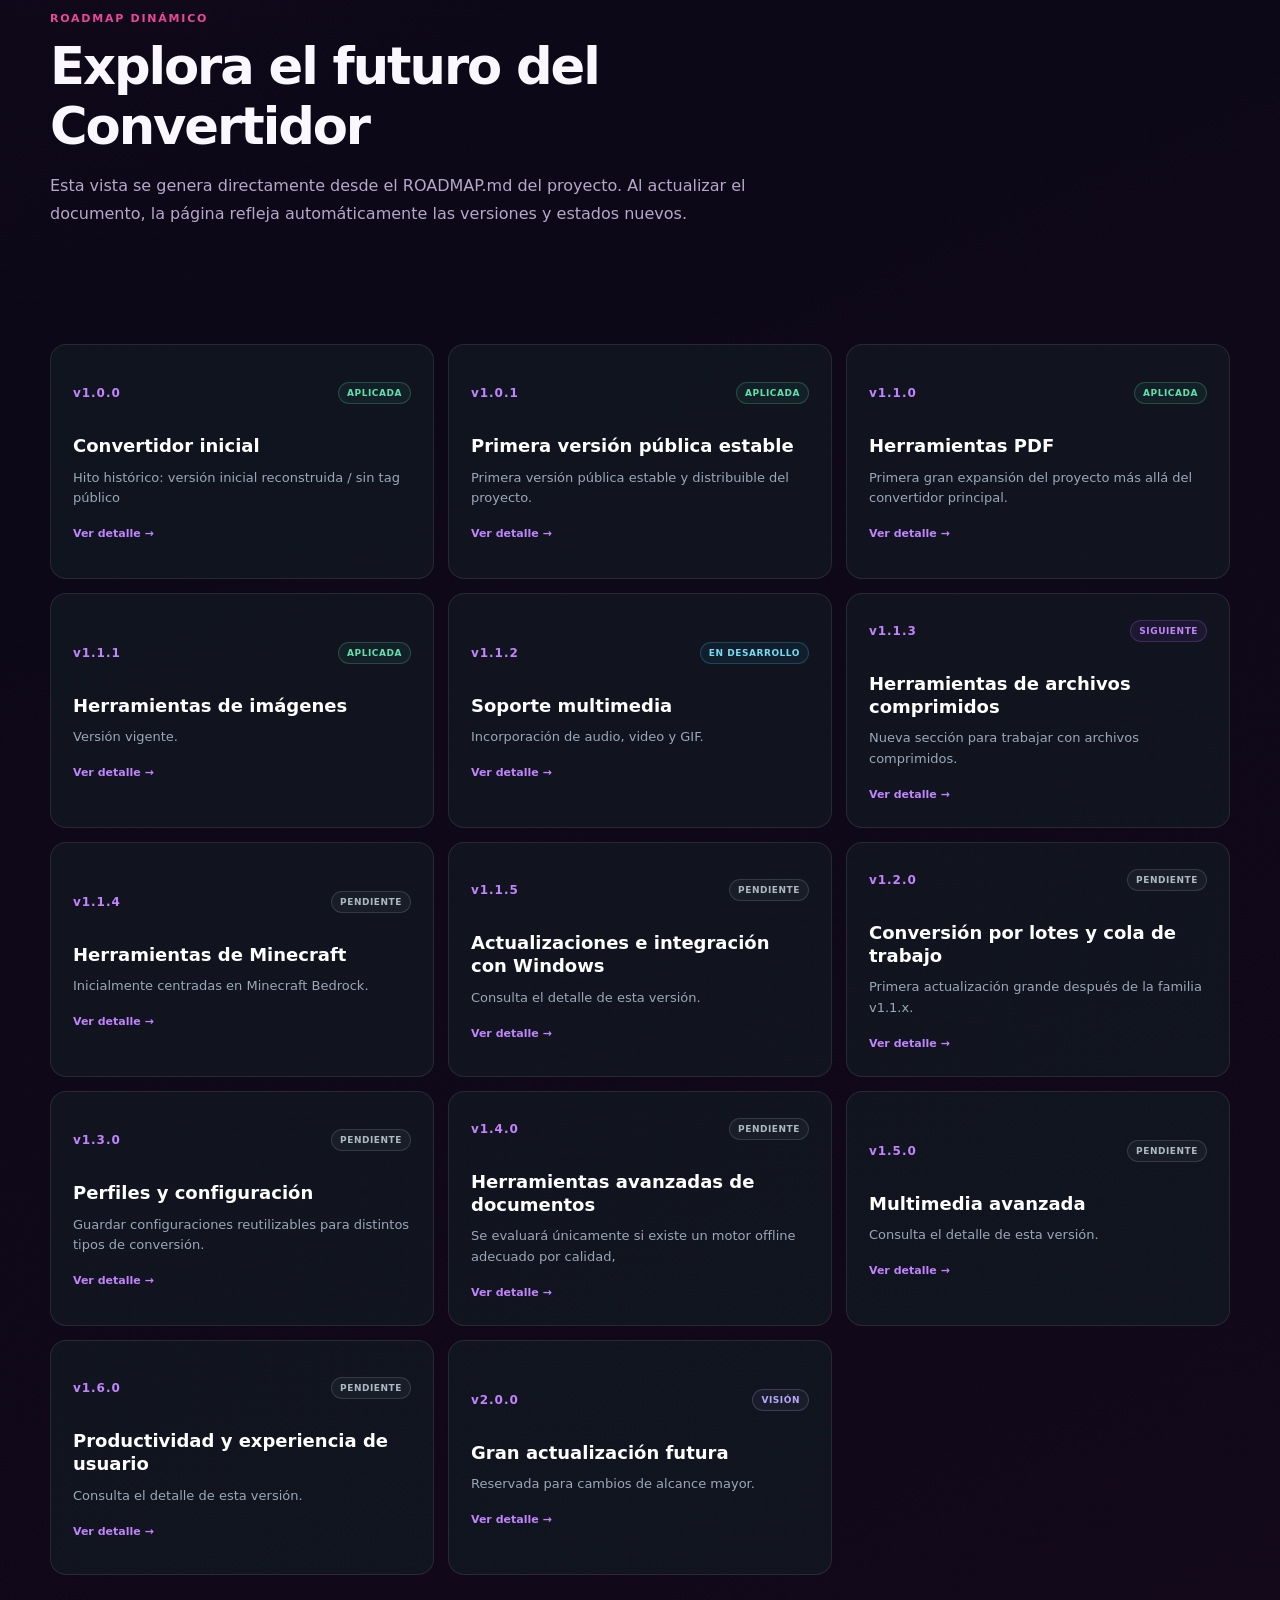
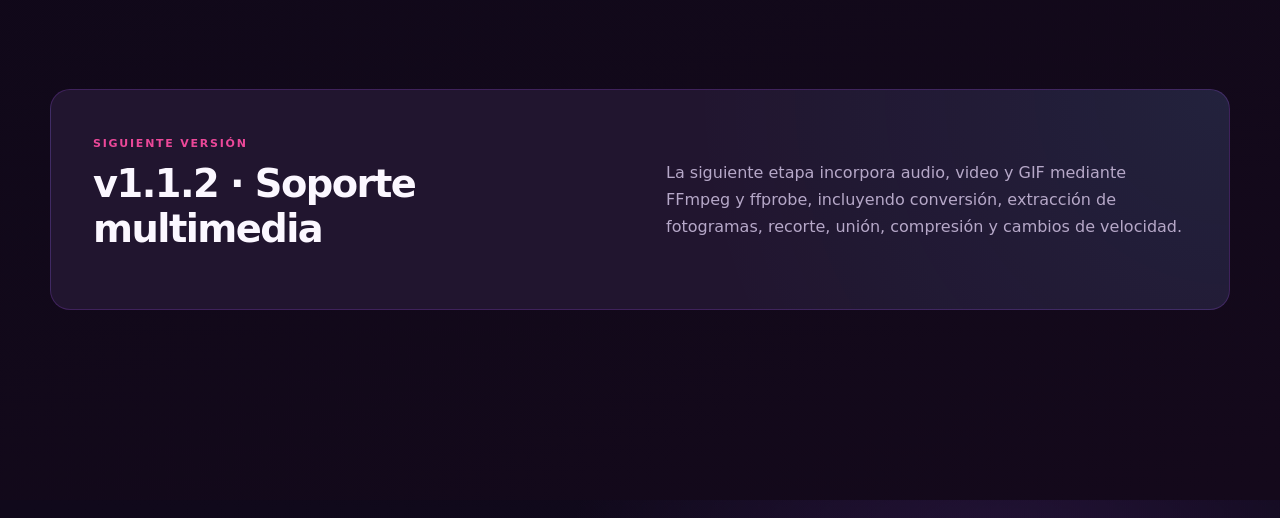
<file: projects/convertidor-archivos/index.html>
<!DOCTYPE html>
<html lang="es">

<head>

  <meta charset="UTF-8">

  <meta
    name="viewport"
    content="width=device-width, initial-scale=1.0"
  >

  <meta
    name="description"
    content="Proyecto personal de RobDev512."
  >

  <meta
    name="theme-color"
    content="#0d0818"
  >

  <title>
    Proyecto · RobDev512
  </title>

  <link
    rel="stylesheet"
    href="../project-page.css"
  >

  <link
    rel="stylesheet"
    href="../project-identity.css"
  >

  <script
    src="../project-page.js"
    defer
  ></script>

</head>


<body data-project-id="convertidor-archivos">

  <div id="projectPageRoot">

    <div class="page-shell">

      <section class="page-loading">

        <span class="eyebrow">
          RobDev512
        </span>

        <h1>
          Cargando proyecto...
        </h1>

      </section>

    </div>

  </div>

</body>

</html>
</file>
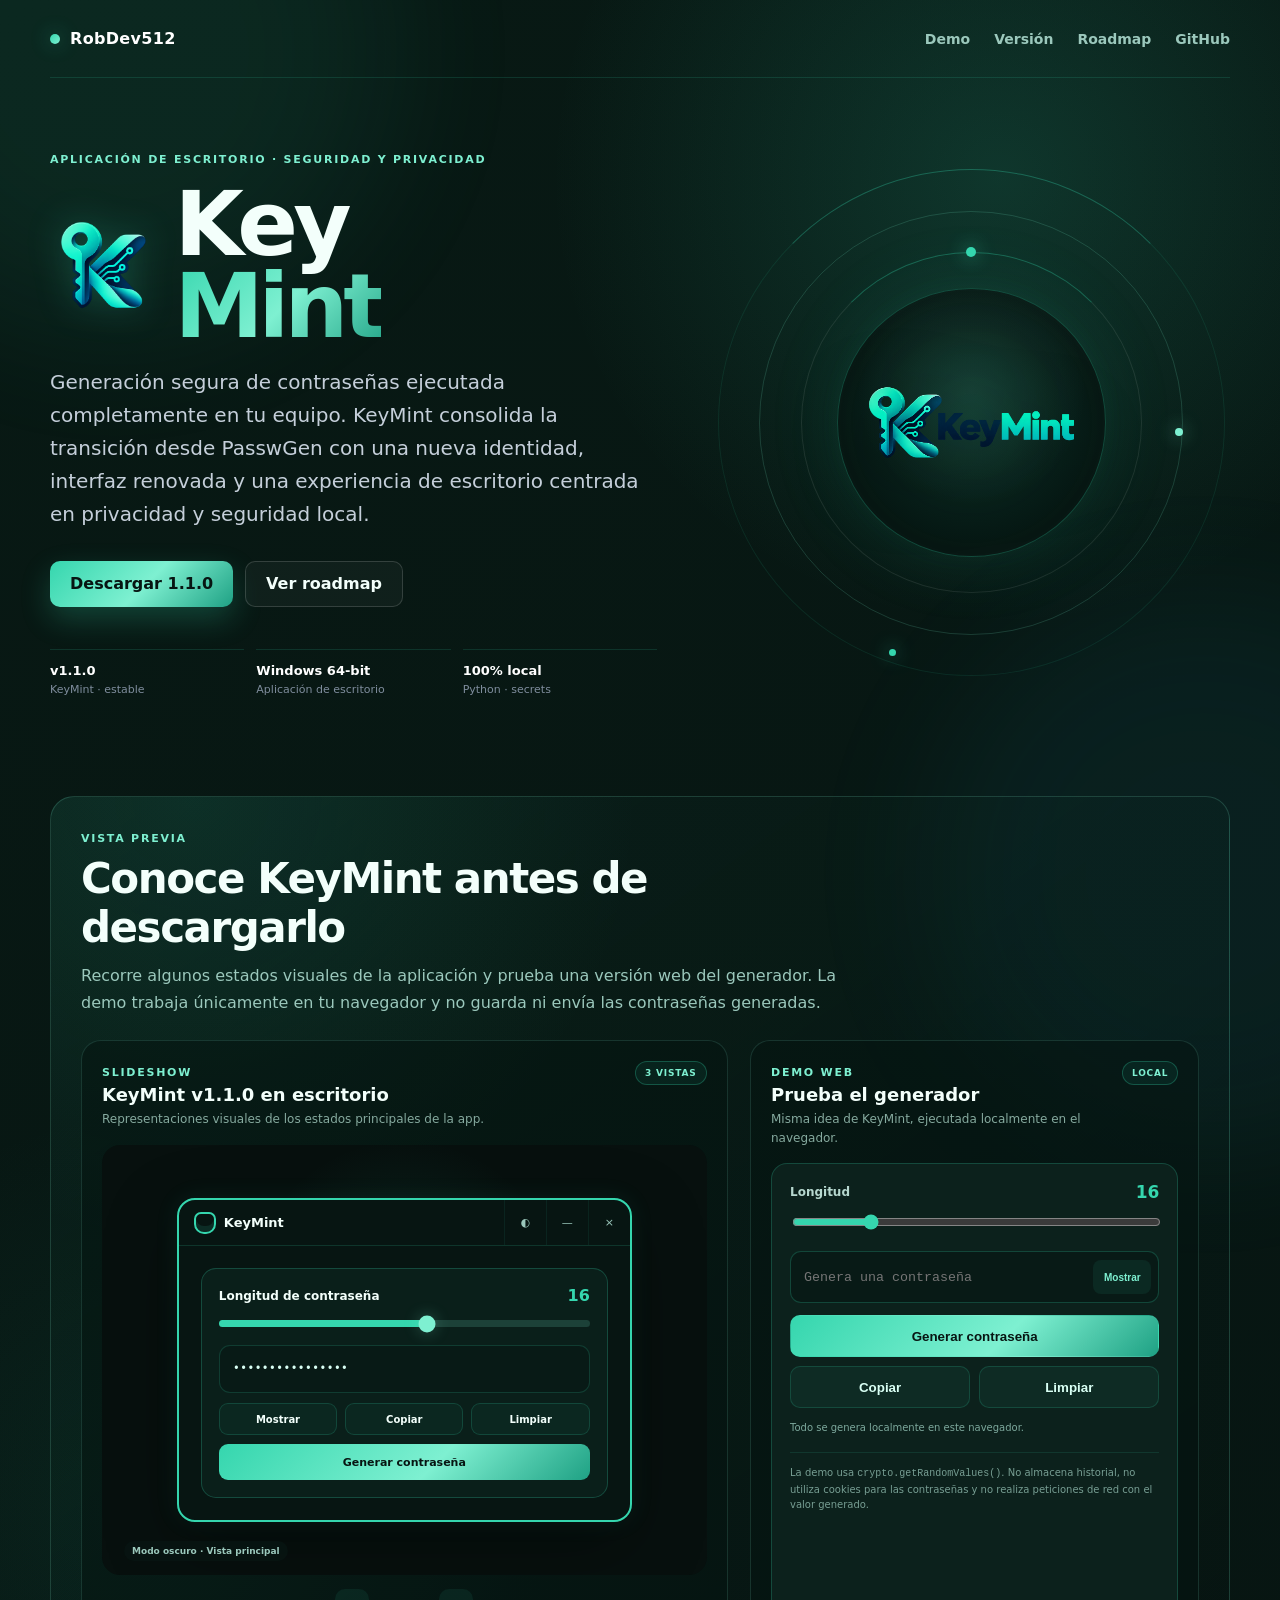
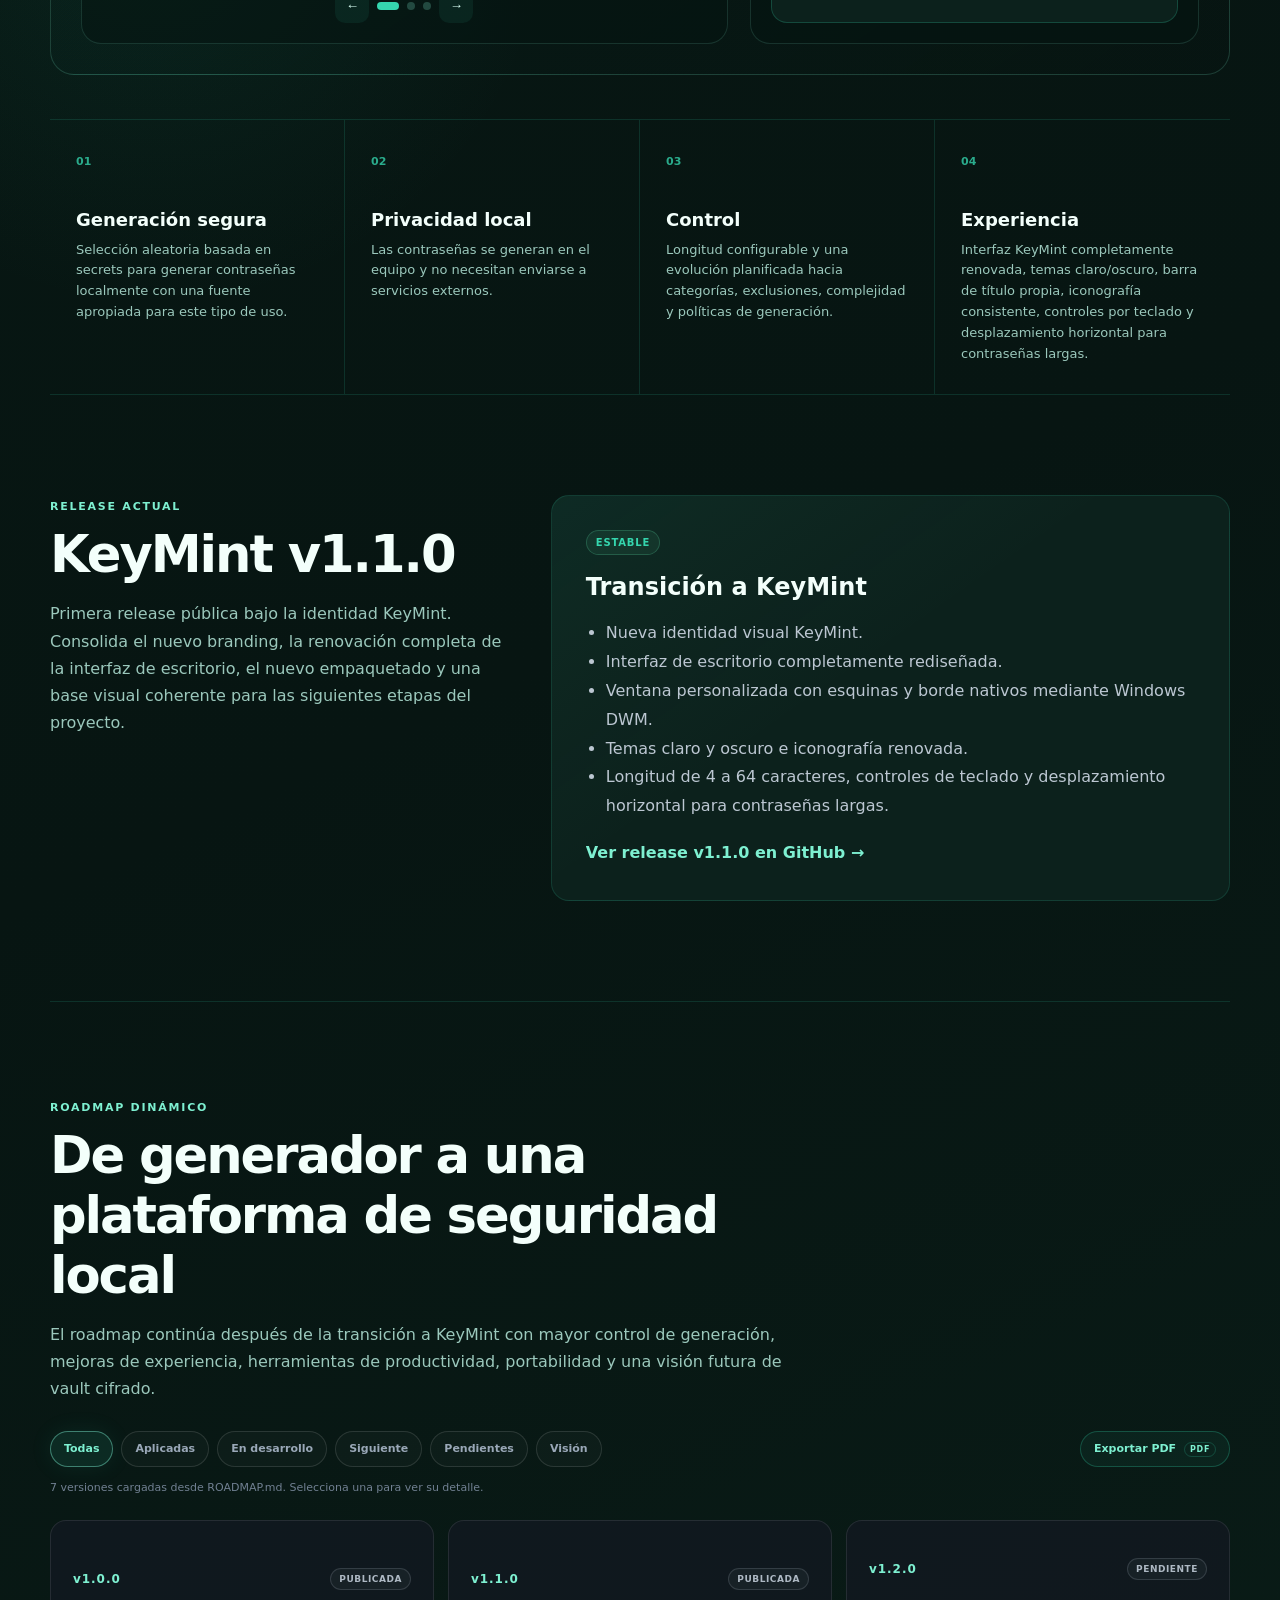
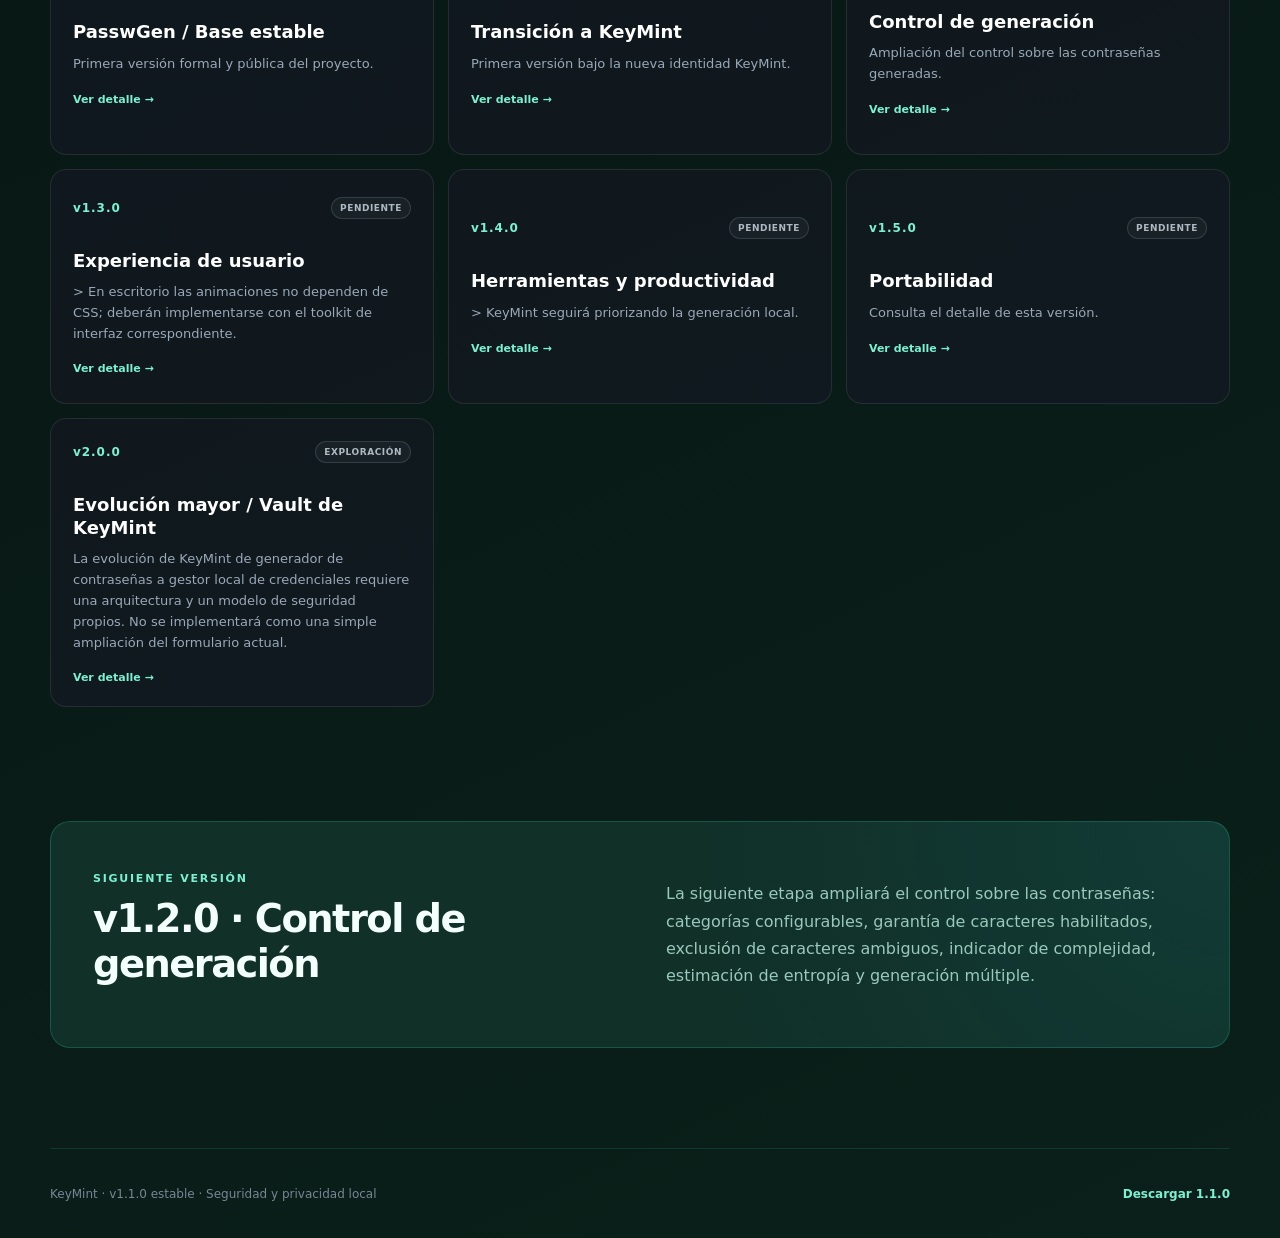
<file: projects/keymint/index.html>
<!DOCTYPE html>
<html lang="es">

<head>

  <meta charset="UTF-8">

  <meta
    name="viewport"
    content="width=device-width, initial-scale=1.0"
  >

  <meta
    name="description"
    content="KeyMint, generador seguro de contraseñas local para Windows desarrollado por RobDev512."
  >

  <meta
    name="theme-color"
    content="#071512"
  >

  <title>
    KeyMint · RobDev512
  </title>

  <link
    rel="stylesheet"
    href="../project-page.css"
  >

  <link
    rel="stylesheet"
    href="../project-identity.css"
  >

  <link
    rel="stylesheet"
    href="./keymint-showcase.css"
  >

  <link
    rel="stylesheet"
    href="./keymint-performance.css"
  >

  <script
    src="../project-page.js"
    defer
  ></script>

  <script
    src="./keymint-showcase.js"
    defer
  ></script>

</head>


<body data-project-id="keymint">

  <div id="projectPageRoot">

    <div class="page-shell">

      <section class="page-loading">

        <span class="eyebrow">
          RobDev512
        </span>

        <h1>
          Cargando KeyMint...
        </h1>

      </section>

    </div>

  </div>

</body>

</html>
</file>
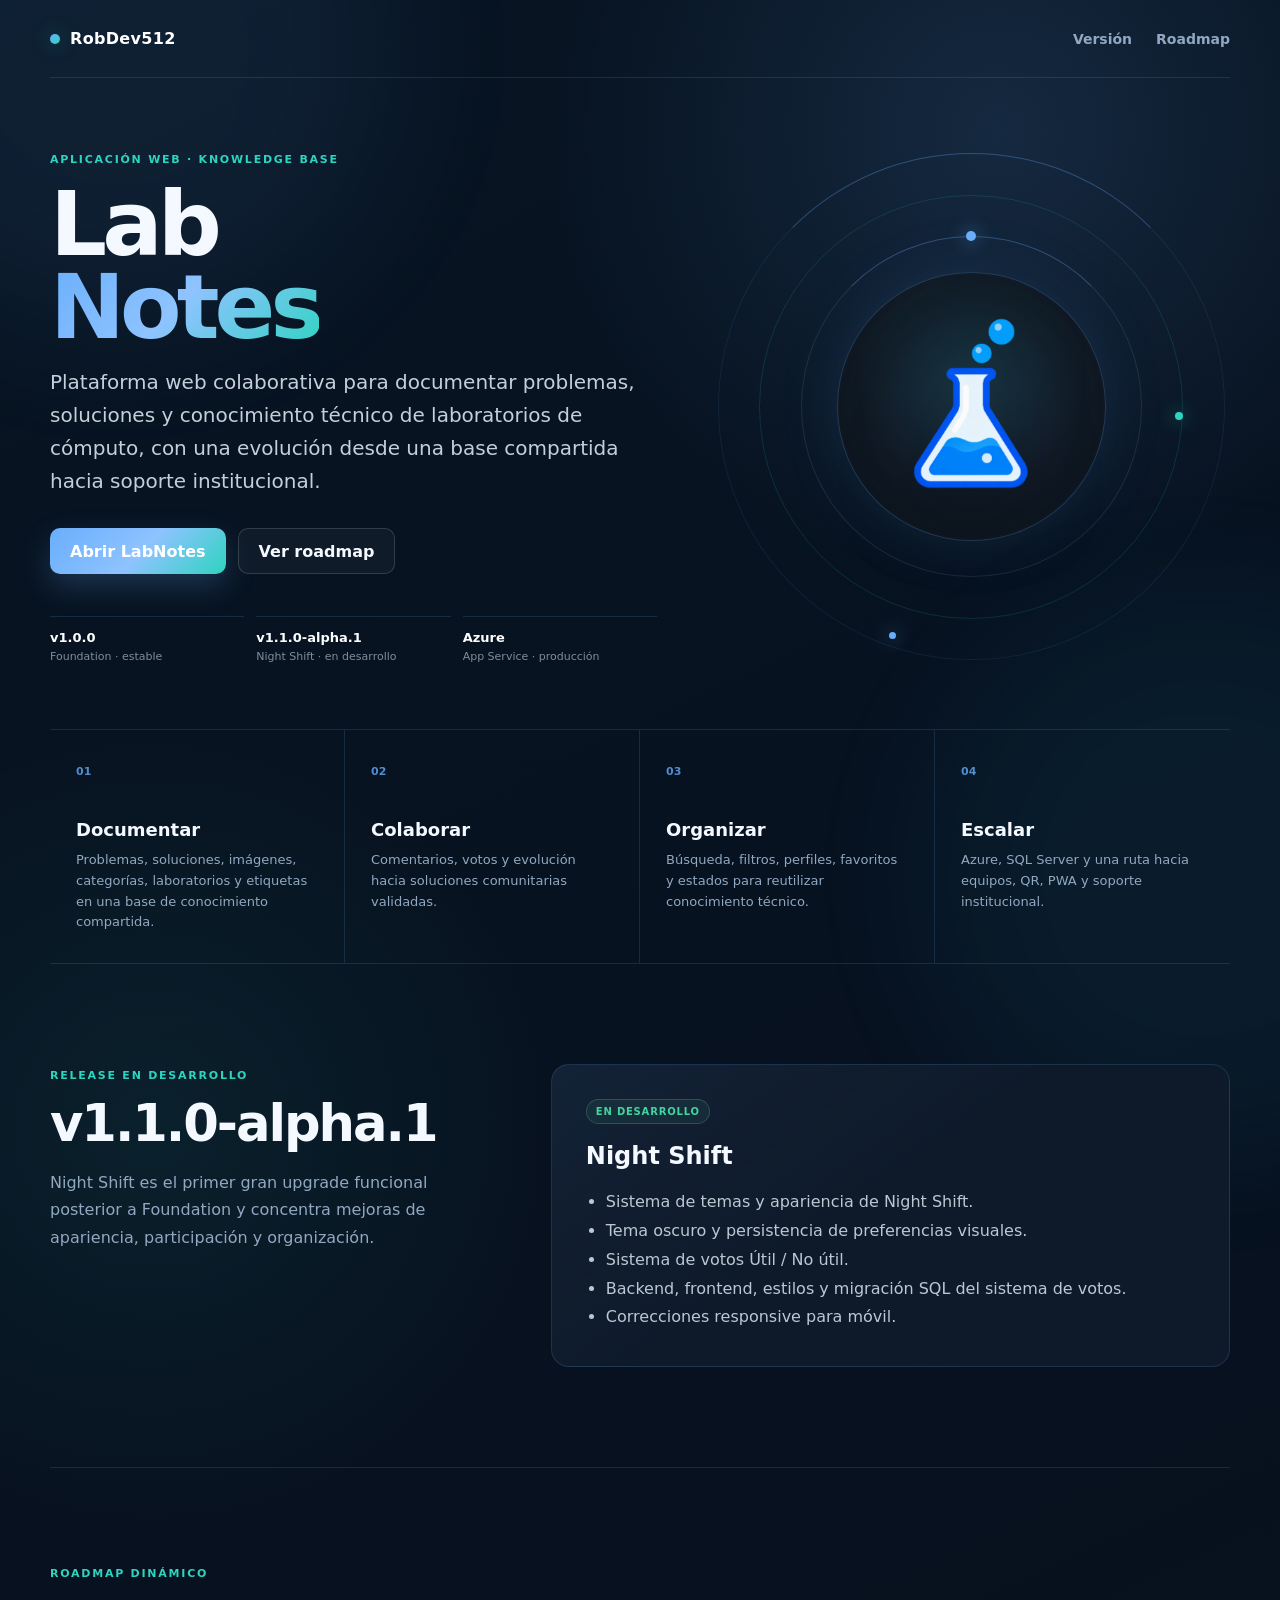
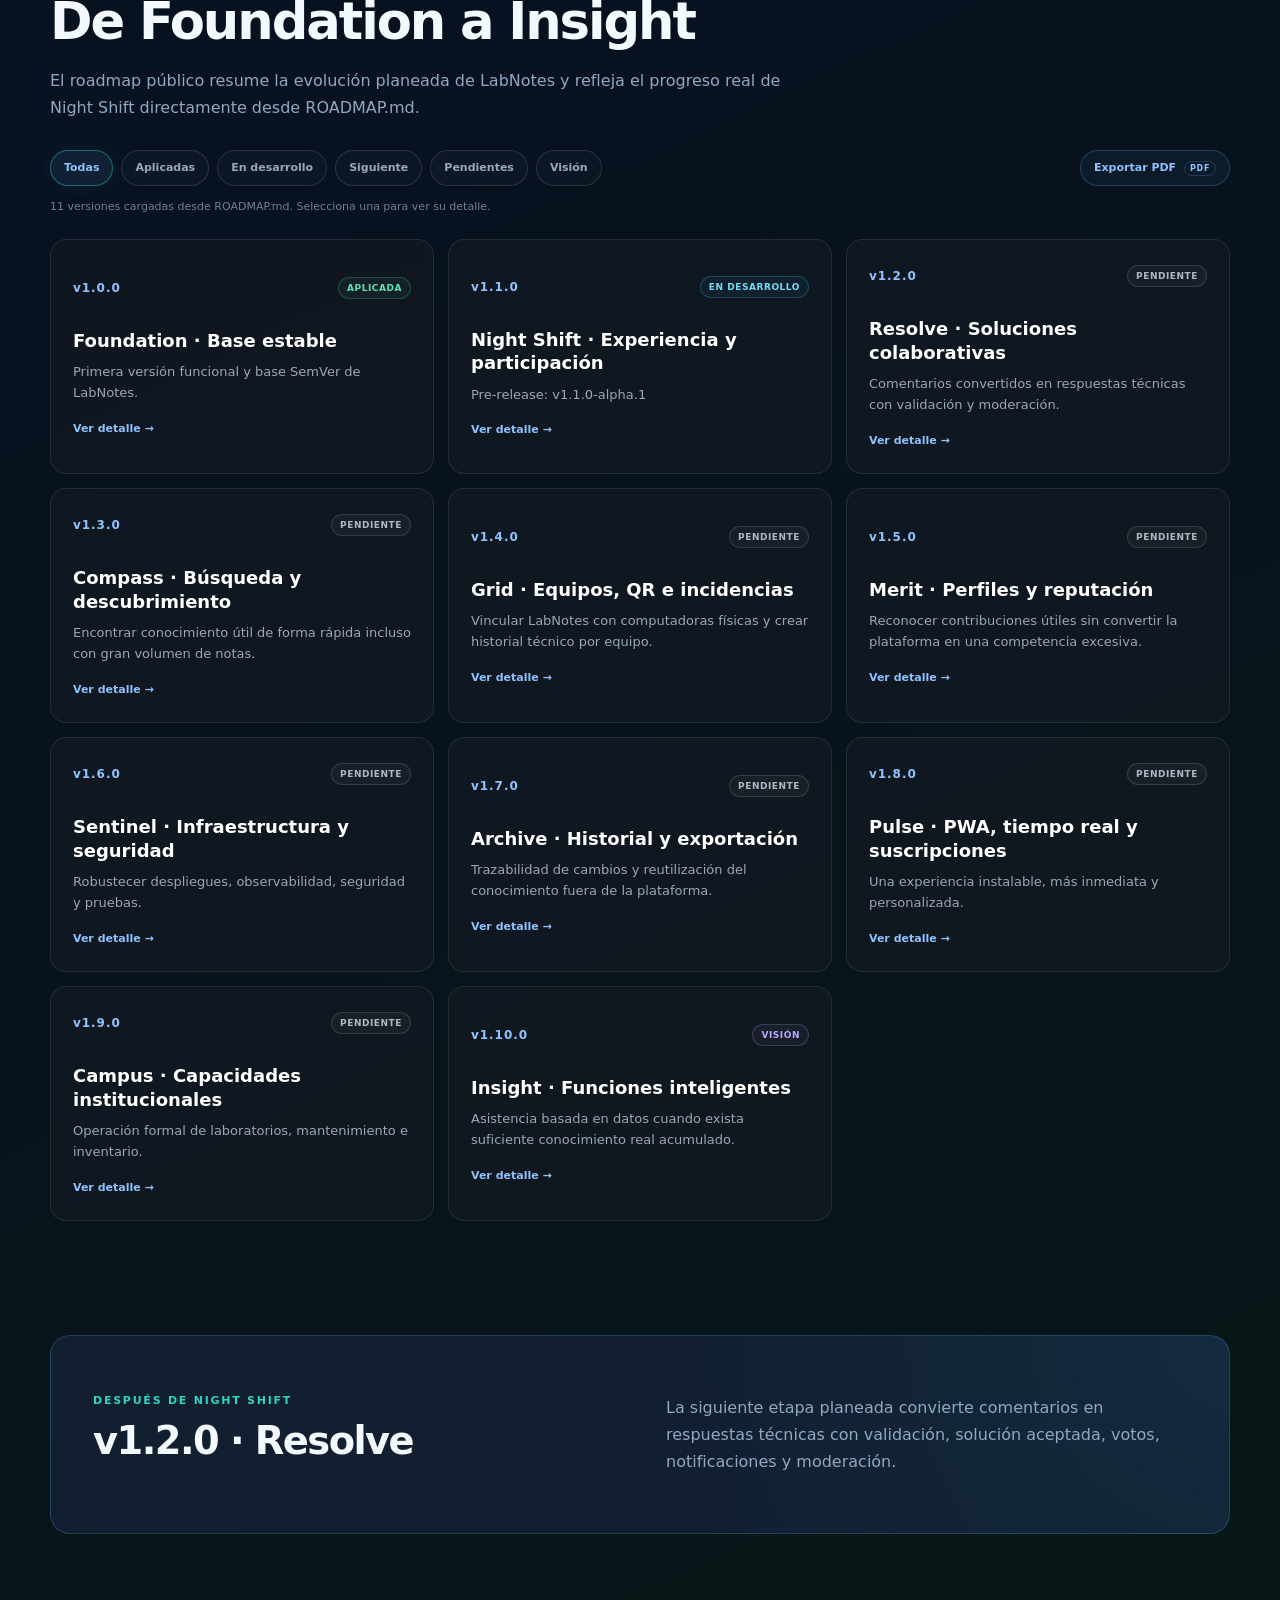
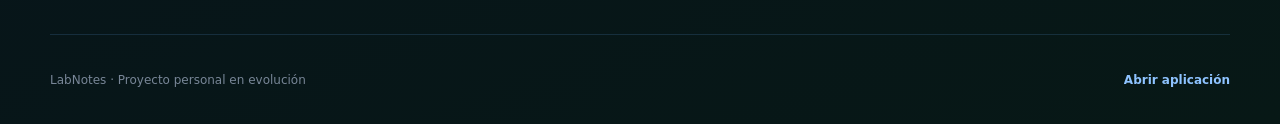
<file: projects/labnotes/index.html>
<!DOCTYPE html>
<html lang="es">

<head>

  <meta charset="UTF-8">

  <meta
    name="viewport"
    content="width=device-width, initial-scale=1.0"
  >

  <meta
    name="description"
    content="Proyecto personal de RobDev512."
  >

  <meta
    name="theme-color"
    content="#07111f"
  >

  <title>
    Proyecto · RobDev512
  </title>

  <link
    rel="stylesheet"
    href="../project-page.css"
  >

  <link
    rel="stylesheet"
    href="../project-identity.css"
  >

  <script
    src="../project-page.js"
    defer
  ></script>

</head>


<body data-project-id="labnotes">

  <div id="projectPageRoot">

    <div class="page-shell">

      <section class="page-loading">

        <span class="eyebrow">
          RobDev512
        </span>

        <h1>
          Cargando proyecto...
        </h1>

      </section>

    </div>

  </div>

</body>

</html>
</file>
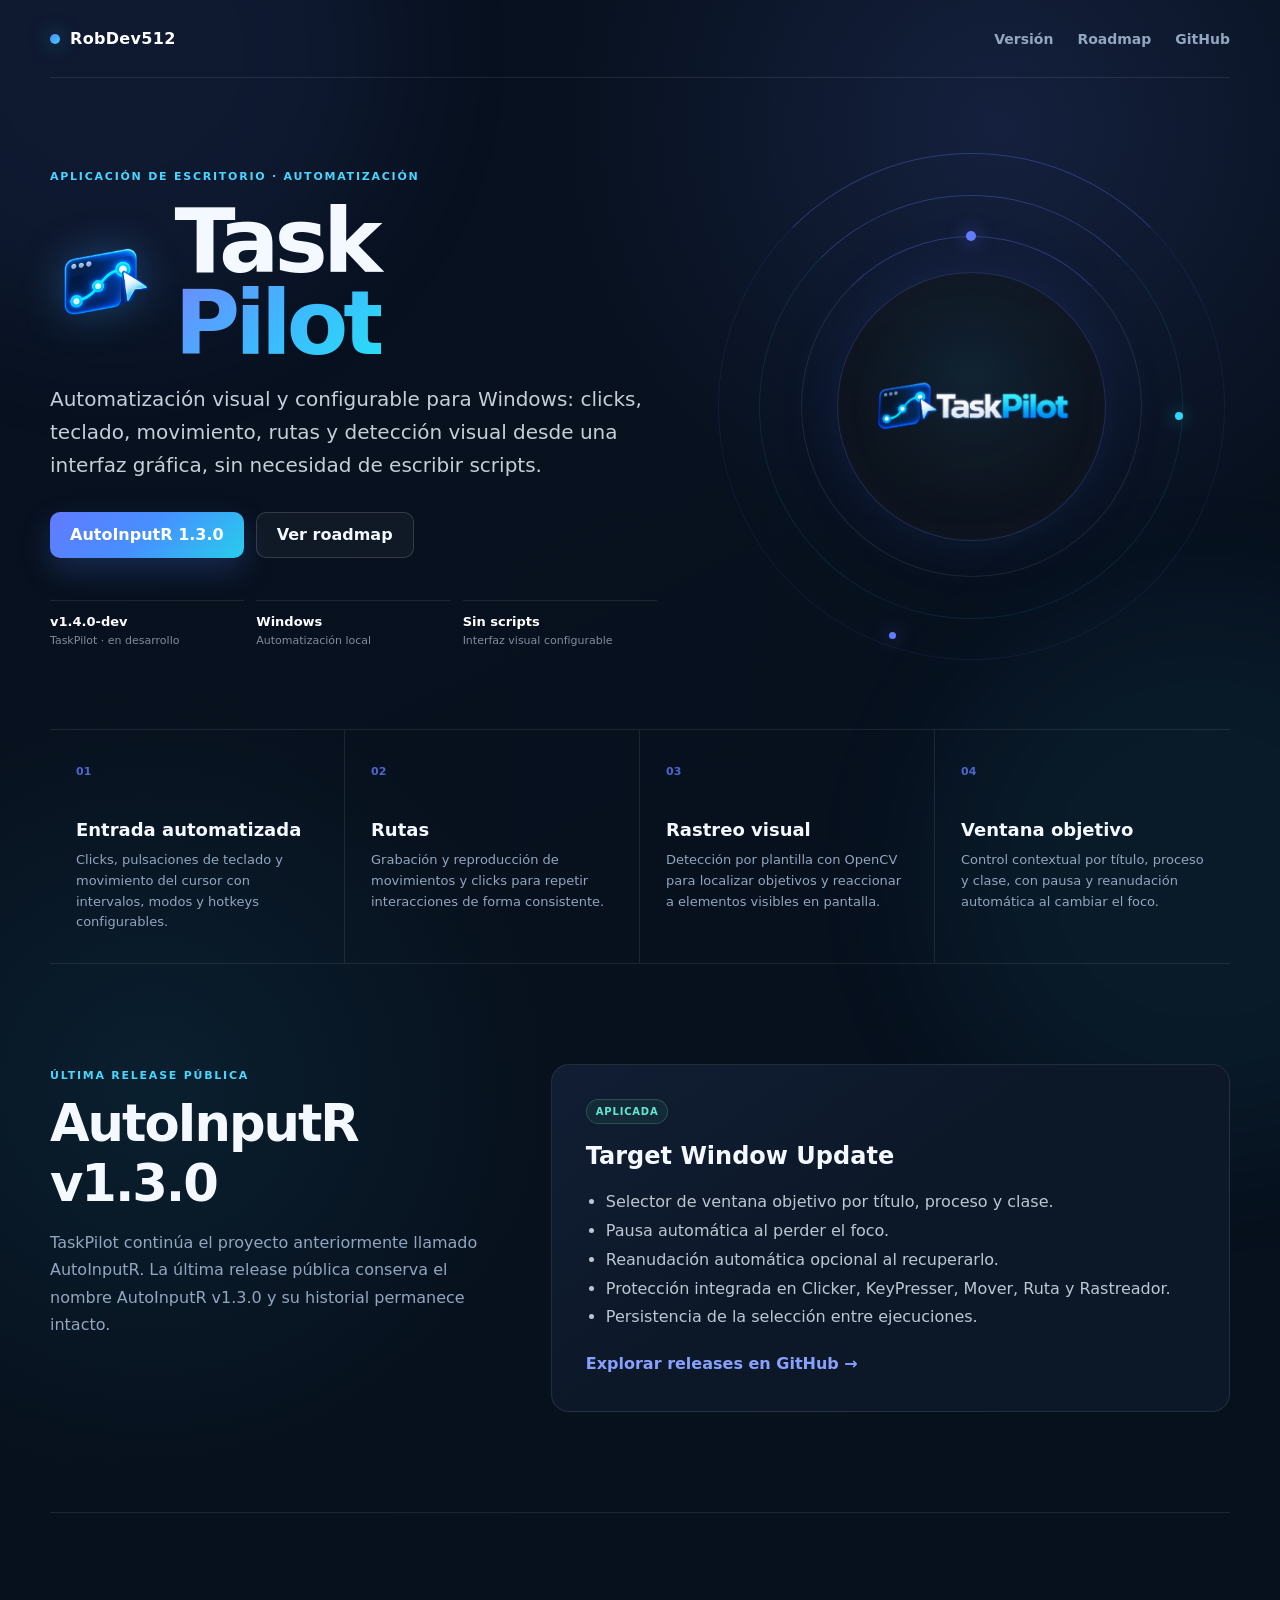
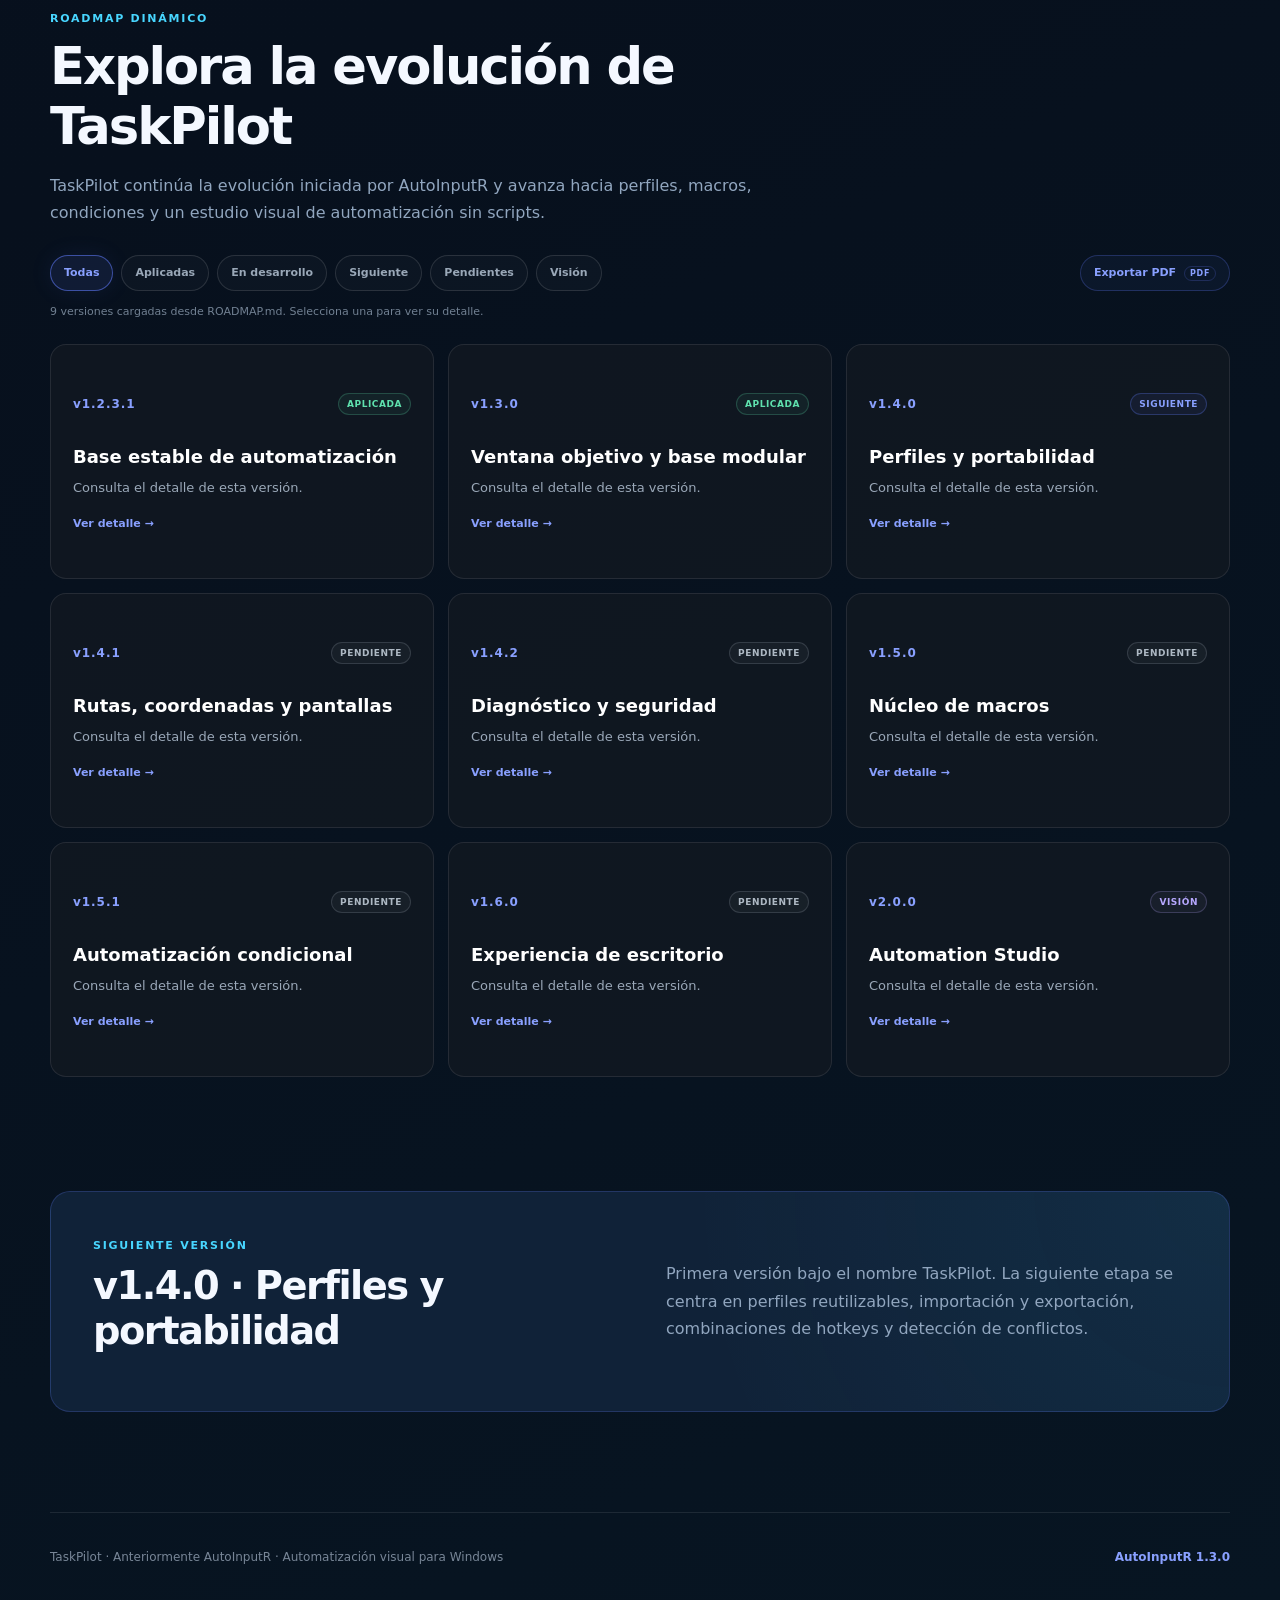
<file: projects/taskpilot/index.html>
<!DOCTYPE html>
<html lang="es">

<head>

  <meta charset="UTF-8">

  <meta
    name="viewport"
    content="width=device-width, initial-scale=1.0"
  >

  <meta
    name="description"
    content="TaskPilot, automatización visual y configurable para Windows."
  >

  <meta
    name="theme-color"
    content="#0b0f14"
  >

  <title>
    TaskPilot · RobDev512
  </title>

  <link
    rel="stylesheet"
    href="../project-page.css"
  >

  <script
    src="../project-page.js"
    defer
  ></script>

</head>


<body data-project-id="taskpilot">

  <div id="projectPageRoot">

    <div class="page-shell">

      <section class="page-loading">

        <span class="eyebrow">
          RobDev512
        </span>

        <h1>
          Cargando TaskPilot...
        </h1>

      </section>

    </div>

  </div>

</body>

</html>
</file>
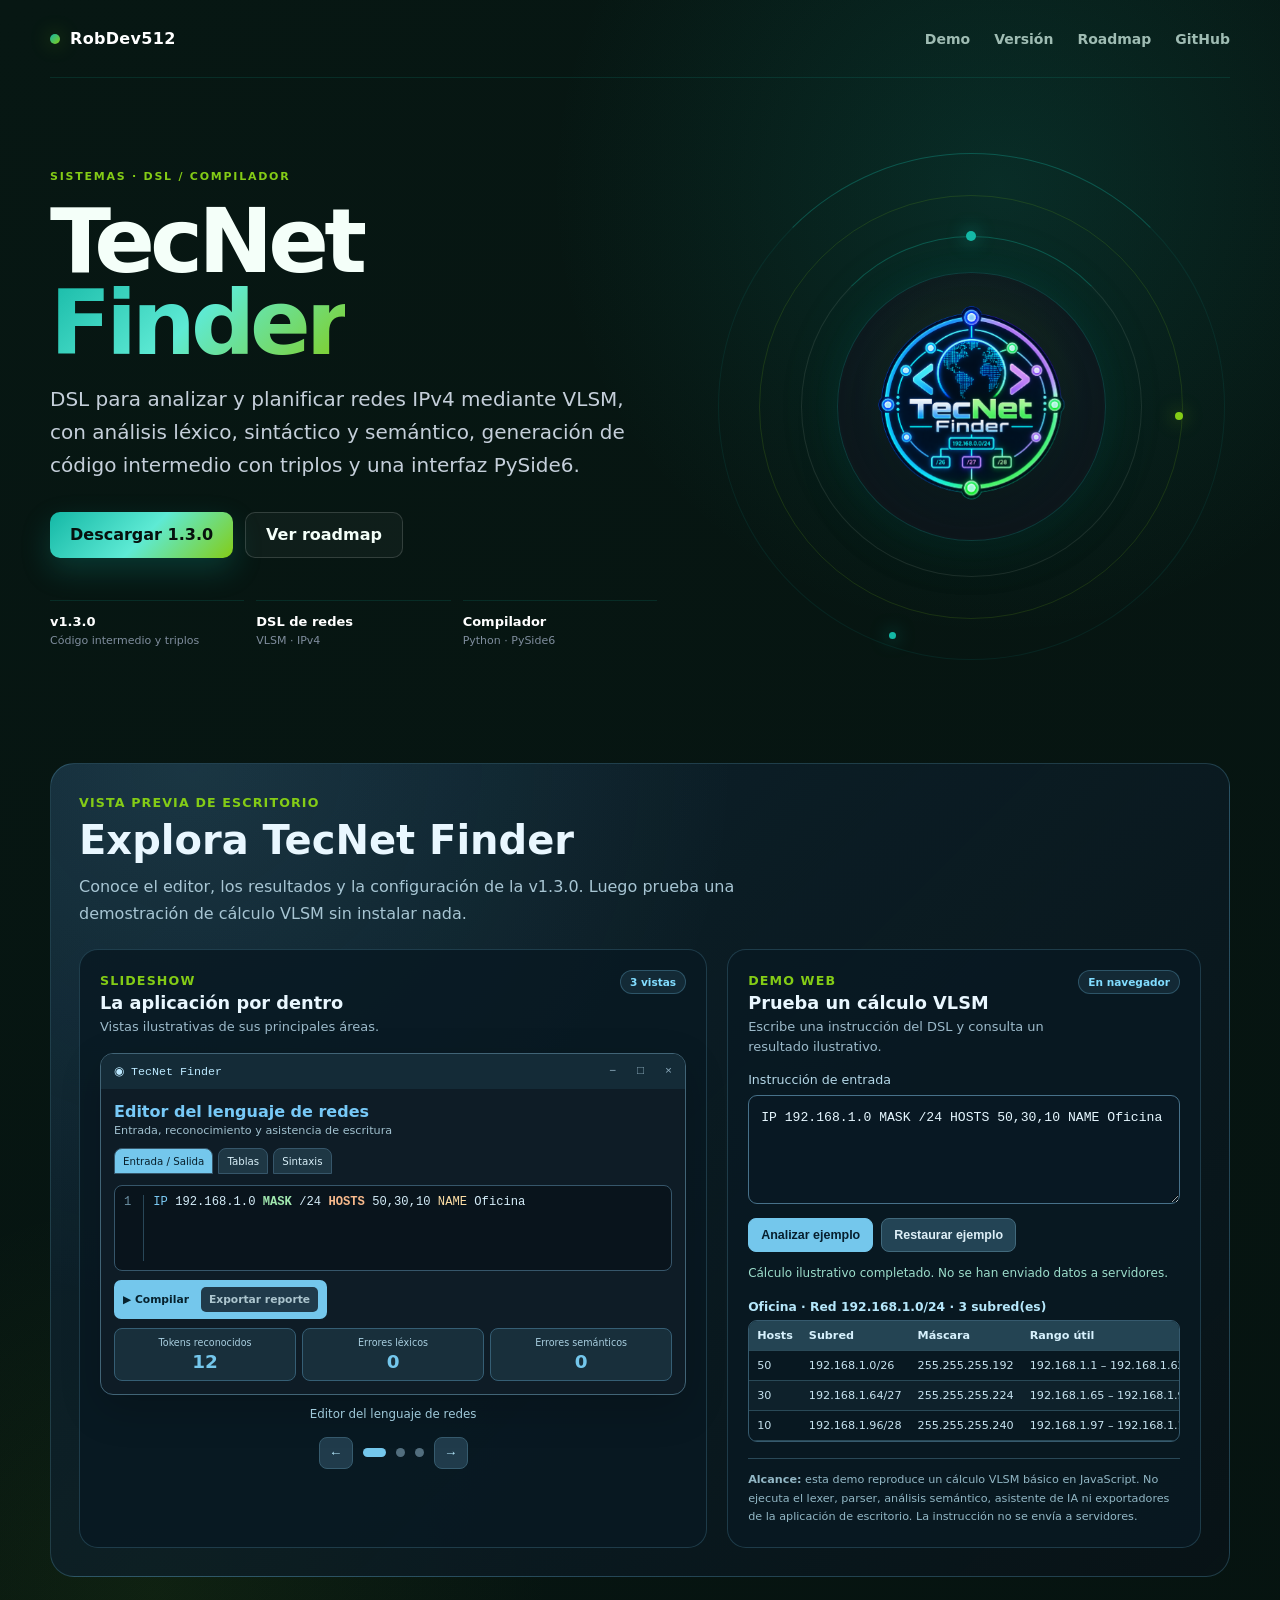
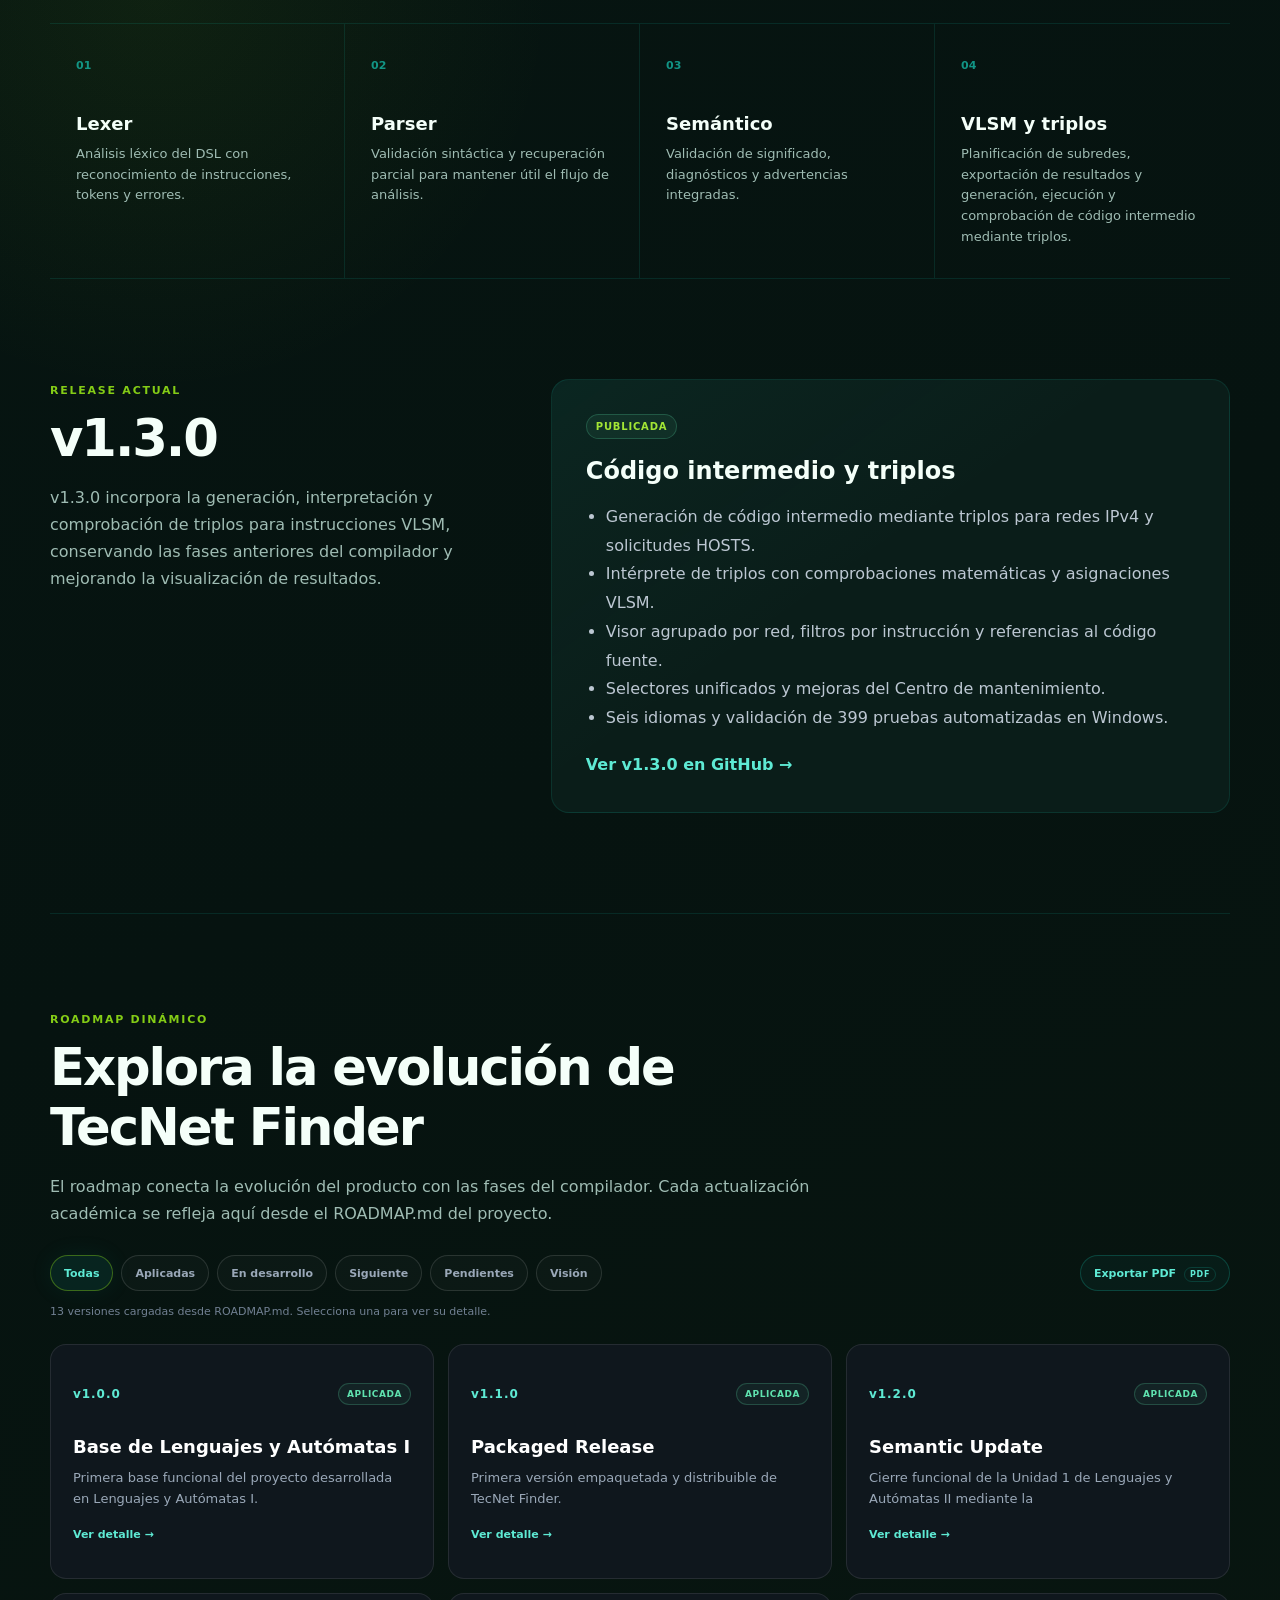
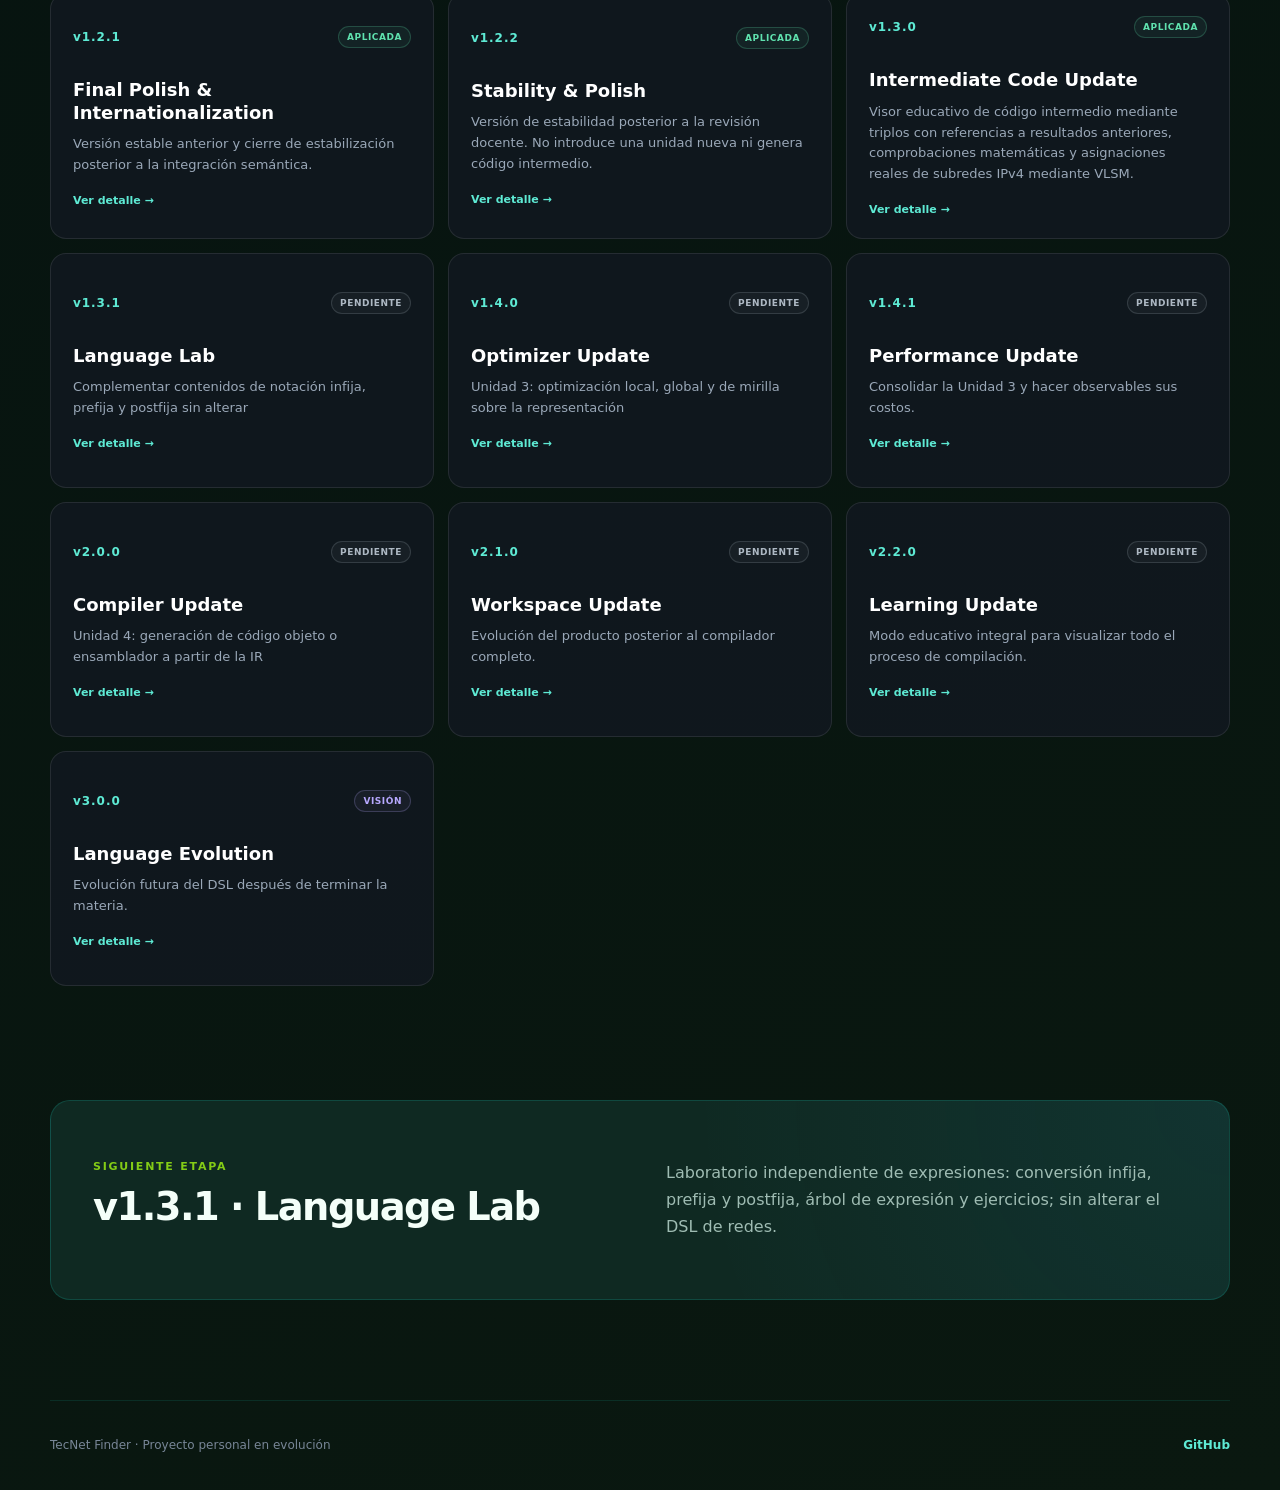
<file: projects/tecnet-finder/index.html>
<!DOCTYPE html>
<html lang="es">
<head>
  <meta charset="UTF-8">
  <meta name="viewport" content="width=device-width, initial-scale=1.0">
  <meta name="description" content="TecNet Finder: compilador de redes y cálculo VLSM con demo interactiva.">
  <meta name="theme-color" content="#061310">
  <title>TecNet Finder · RobDev512</title>
  <link rel="stylesheet" href="../project-page.css">
  <link rel="stylesheet" href="../project-identity.css">
  <link rel="stylesheet" href="./tecnet-showcase.css">
  <link rel="stylesheet" href="./project-performance.css">
  <script src="../project-page.js" defer></script>
  <script src="./tecnet-showcase.js" defer></script>
</head>
<body data-project-id="tecnet-finder" data-roadmap-script="./project-roadmap.js?v=1.3.0">
  <div id="projectPageRoot">
    <div class="page-shell"><section class="page-loading">
      <span class="eyebrow">RobDev512</span>
      <h1>Cargando TecNet Finder...</h1>
    </section></div>
  </div>
</body>
</html>
</file>
<file: styles.css>
*,
*::before,
*::after {
  box-sizing: border-box;
}

:root {
  color-scheme: dark;

  --bg: #0b0f14;
  --panel: #121922;
  --line: rgba(255, 255, 255, .09);

  --text: #f6f8fa;
  --muted: #97a6b6;

  --orange: #ff9900;
  --orange-soft: #ffb347;

  --cyan: #36c5f0;
}

html,
body {
  min-height: 100%;
}

body {
  margin: 0;

  font-family:
    "Amazon Ember",
    Inter,
    system-ui,
    -apple-system,
    BlinkMacSystemFont,
    "Segoe UI",
    sans-serif;

  color: var(--text);

  background:
    radial-gradient(
      circle at 10% 0%,
      rgba(255, 153, 0, .08),
      transparent 26rem
    ),
    radial-gradient(
      circle at 92% 24%,
      rgba(54, 197, 240, .08),
      transparent 28rem
    ),
    var(--bg);
}

a {
  color: inherit;
}

button {
  font: inherit;
}

.hub-shell {
  width: min(
    1180px,
    calc(100% - 40px)
  );

  margin: 0 auto;
}


/* =========================================================
   HEADER
   ========================================================= */

.hub-header {
  min-height: 270px;

  display: flex;
  justify-content: space-between;
  align-items: flex-end;

  gap: 50px;

  padding: 64px 0 48px;

  border-bottom: 1px solid var(--line);
}

.hub-kicker,
.projects-heading span,
.catalog-kicker,
.project-type {
  color: var(--cyan);

  font-size: 11px;
  font-weight: 900;

  letter-spacing: .15em;

  text-transform: uppercase;
}

.hub-header h1 {
  margin: 14px 0 12px;

  font-size: clamp(
    42px,
    6vw,
    76px
  );

  line-height: .95;

  letter-spacing: -.05em;
}

.hub-header p {
  max-width: 680px;

  margin: 0;

  color: #bbc7d3;

  font-size: 17px;
  line-height: 1.65;
}

.github-link {
  flex: 0 0 auto;

  padding: 11px 16px;

  border: 1px solid var(--line);
  border-radius: 10px;

  color: #c7d0da;

  text-decoration: none;

  font-size: 13px;
  font-weight: 800;
}

.github-link:hover {
  color: #ffffff;

  border-color: rgba(255, 153, 0, .55);
}


/* =========================================================
   MAIN
   ========================================================= */

main {
  padding: 72px 0 100px;
}

.projects-heading {
  display: grid;

  grid-template-columns:
    .8fr
    1.2fr;

  gap: 50px;

  align-items: end;

  margin-bottom: 30px;
}

.projects-heading h2 {
  margin: 8px 0 0;

  font-size: clamp(
    30px,
    4vw,
    46px
  );

  letter-spacing: -.035em;
}

.projects-heading p {
  margin: 0;

  color: var(--muted);

  line-height: 1.65;
}


/* =========================================================
   CATEGORY NAVIGATION
   ========================================================= */

.catalog-controls {
  margin-bottom: 26px;

  padding: 22px 24px;

  border: 1px solid var(--line);
  border-radius: 16px;

  background:
    linear-gradient(
      150deg,
      rgba(54, 197, 240, .035),
      transparent 58%
    ),
    rgba(18, 25, 34, .54);
}

.catalog-controls-heading {
  display: flex;
  align-items: flex-end;
  justify-content: space-between;

  gap: 28px;

  margin-bottom: 18px;
}

.catalog-controls-heading h2 {
  margin: 7px 0 0;

  font-size: 21px;

  letter-spacing: -.02em;
}

.catalog-summary {
  margin: 0;

  color: var(--muted);

  font-size: 12px;
  line-height: 1.5;

  text-align: right;
}

.category-nav {
  width: 100%;
}

.category-filters {
  display: flex;
  flex-wrap: wrap;

  gap: 8px;
}

.category-filter {
  min-height: 38px;

  display: inline-flex;
  align-items: center;

  gap: 9px;

  padding: 0 12px;

  cursor: pointer;

  border: 1px solid rgba(255, 255, 255, .09);
  border-radius: 999px;

  color: #aeb9c5;

  background: rgba(255, 255, 255, .025);

  font-size: 11px;
  font-weight: 800;

  transition:
    color .15s ease,
    border-color .15s ease,
    background .15s ease,
    transform .15s ease;
}

.category-filter:hover:not(:disabled) {
  transform: translateY(-1px);

  color: #ffffff;

  border-color: rgba(54, 197, 240, .28);

  background: rgba(54, 197, 240, .06);
}

.category-filter.active {
  color: #ffffff;

  border-color: rgba(54, 197, 240, .42);

  background: rgba(54, 197, 240, .10);

  box-shadow:
    inset 0 0 0 1px rgba(54, 197, 240, .035);
}

.category-filter:disabled {
  cursor: wait;

  opacity: .6;
}

.category-filter:focus-visible {
  outline: 2px solid var(--cyan);
  outline-offset: 3px;
}

.category-filter-count {
  min-width: 22px;
  height: 22px;

  display: inline-grid;
  place-items: center;

  padding: 0 6px;

  border-radius: 999px;

  color: #c7d3de;

  background: rgba(255, 255, 255, .06);

  font-size: 10px;
  font-weight: 900;
}

.category-filter.active .category-filter-count {
  color: #dff8ff;

  background: rgba(54, 197, 240, .14);
}


/* =========================================================
   PROJECT GRID
   ========================================================= */

.projects-grid {
  display: grid;

  grid-template-columns: 1fr;

  gap: 22px;

  align-items: stretch;
}


/* =========================================================
   BASE CARD
   ========================================================= */

.project-card {
  position: relative;

  overflow: hidden;

  width: 100%;

  min-height: 390px;

  border: 1px solid var(--line);
  border-radius: 20px;

  background:
    rgba(18, 25, 34, .82);
}


/* =========================================================
   FEATURED CARD / AWS ORBISHOT
   ========================================================= */

.project-card-featured {
  display: grid;

  grid-template-columns:
    minmax(330px, .82fr)
    minmax(0, 1.18fr);
}

.project-art {
  position: relative;

  min-height: 390px;

  display: grid;
  place-items: center;

  border-right: 1px solid var(--line);

  background:
    radial-gradient(
      circle,
      rgba(255, 153, 0, .09),
      transparent 54%
    ),
    linear-gradient(
      150deg,
      rgba(54, 197, 240, .035),
      transparent 60%
    );
}

.project-art img {
  position: relative;

  z-index: 3;

  width: min(
    300px,
    72%
  );

  height: auto;

  object-fit: contain;
}

.project-orbit {
  position: absolute;

  border: 1px solid rgba(255, 255, 255, .08);
  border-radius: 50%;
}

.orbit-a {
  width: 62%;

  aspect-ratio: 1;
}

.orbit-b {
  width: 82%;

  aspect-ratio: 1;

  border-color: rgba(54, 197, 240, .10);
}

.project-copy {
  display: flex;
  flex-direction: column;
  justify-content: center;

  padding: 42px 48px;
}


/* =========================================================
   COMMON CONTENT
   ========================================================= */

.project-meta {
  display: flex;
  justify-content: space-between;
  align-items: center;

  gap: 18px;
}

.project-version {
  color: var(--orange-soft);

  font-size: 12px;
  font-weight: 900;
}

.project-copy h3,
.project-card-placeholder h3 {
  margin: 24px 0 12px;

  font-size: 32px;

  letter-spacing: -.025em;
}

.project-copy > p,
.project-card-placeholder p {
  margin: 0;

  color: var(--muted);

  line-height: 1.7;
}

/* =========================================================
   PROJECT STATE & VISIBILITY
   ========================================================= */

.project-state {
  display: flex;
  flex-wrap: wrap;
  align-items: center;

  gap: 8px;

  margin-top: 20px;
}

.project-state-pill {
  min-height: 28px;

  display: inline-flex;
  align-items: center;

  gap: 7px;

  padding: 5px 9px;

  border: 1px solid var(--line);
  border-radius: 999px;

  background:
    rgba(255, 255, 255, .025);

  font-size: 10px;
  line-height: 1;
}

.project-state-key {
  color: #788898;

  font-weight: 750;
}

.project-state-pill strong {
  color: #d7e0e8;

  font-weight: 900;
}

.project-status-stable {
  border-color:
    rgba(82, 211, 153, .25);

  background:
    rgba(82, 211, 153, .07);
}

.project-status-stable strong {
  color: #73dda7;
}

.project-status-development {
  border-color:
    rgba(54, 197, 240, .28);

  background:
    rgba(54, 197, 240, .07);
}

.project-status-development strong {
  color: #6ed6f5;
}

.project-status-experimental {
  border-color:
    rgba(167, 139, 250, .3);

  background:
    rgba(167, 139, 250, .08);
}

.project-status-experimental strong {
  color: #c1adff;
}

.project-status-paused {
  border-color:
    rgba(245, 196, 81, .3);

  background:
    rgba(245, 196, 81, .07);
}

.project-status-paused strong {
  color: #f5cc6c;
}

.project-status-completed {
  border-color:
    rgba(66, 211, 190, .26);

  background:
    rgba(66, 211, 190, .07);
}

.project-status-completed strong {
  color: #69dcc8;
}

.project-status-archived {
  border-color:
    rgba(151, 166, 182, .2);

  background:
    rgba(151, 166, 182, .05);
}

.project-status-archived strong {
  color: #a8b5c1;
}

.project-visibility-public {
  border-color:
    rgba(82, 211, 153, .2);
}

.project-visibility-public strong {
  color: #a8eac5;
}

.project-visibility-private-code-public-app {
  border-color:
    rgba(105, 174, 252, .26);

  background:
    linear-gradient(
      135deg,
      rgba(105, 174, 252, .07),
      rgba(167, 139, 250, .055)
    );
}

.project-visibility-private-code-public-app strong {
  color: #a9cfff;
}

.project-visibility-private {
  border-color:
    rgba(167, 139, 250, .26);

  background:
    rgba(167, 139, 250, .055);
}

.project-visibility-private strong {
  color: #c7b7ff;
}

.project-visibility-local {
  border-color:
    rgba(151, 166, 182, .2);

  background:
    rgba(151, 166, 182, .04);
}

.project-visibility-local strong {
  color: #b4c0cb;
}

.project-state-detail {
  flex: 1 1 100%;

  margin-top: 2px;

  color: #7f90a0;

  font-size: 10px;
  line-height: 1.5;
}

.project-tags {
  display: flex;
  flex-wrap: wrap;

  gap: 8px;

  margin-top: 24px;
}

.project-tags span {
  padding: 6px 9px;

  border: 1px solid rgba(255, 255, 255, .08);
  border-radius: 999px;

  color: #aeb9c5;

  font-size: 10px;
  font-weight: 800;
}

.project-actions {
  display: flex;
  flex-wrap: wrap;

  gap: 10px;

  margin-top: 30px;
}

.btn {
  min-height: 44px;

  display: inline-flex;
  align-items: center;
  justify-content: center;

  padding: 0 18px;

  border-radius: 9px;

  text-decoration: none;

  font-weight: 900;
}

.btn-primary {
  color: #11161d;

  background: var(--orange);
}

.btn-secondary {
  border: 1px solid rgba(255, 255, 255, .14);

  background:
    rgba(255, 255, 255, .03);
}


/* =========================================================
   STANDARD PROJECT CARDS
   ========================================================= */

.project-card-standard {
  --standard-accent: 54, 197, 240;
  --standard-accent-secondary: 255, 153, 0;

  display: grid;

  grid-template-columns:
    minmax(330px, .82fr)
    minmax(0, 1.18fr);

  min-height: 360px;

  background:
    linear-gradient(
      150deg,
      rgba(var(--standard-accent), .025),
      transparent 58%
    ),
    rgba(18, 25, 34, .82);
}

.project-card-standard-desktop {
  --standard-accent: 255, 153, 0;
  --standard-accent-secondary: 54, 197, 240;
}

.project-card-standard-systems {
  --standard-accent: 167, 139, 250;
  --standard-accent-secondary: 54, 197, 240;
}

.standard-card-visual {
  position: relative;

  min-height: 360px;

  overflow: hidden;

  display: flex;
  flex-direction: column;
  align-items: center;
  justify-content: center;

  gap: 22px;

  padding: 34px;

  border-right: 1px solid var(--line);

  background:
    radial-gradient(
      circle at center,
      rgba(var(--standard-accent), .14),
      transparent 46%
    ),
    linear-gradient(
      145deg,
      rgba(var(--standard-accent), .08),
      rgba(var(--standard-accent-secondary), .025)
    );
}

.standard-card-orbit {
  position: absolute;

  border: 1px solid rgba(255, 255, 255, .07);
  border-radius: 50%;

  pointer-events: none;
}

.standard-card-orbit.orbit-one {
  width: 52%;

  aspect-ratio: 1;

  border-color:
    rgba(var(--standard-accent), .17);
}

.standard-card-orbit.orbit-two {
  width: 74%;

  aspect-ratio: 1;
}

.standard-card-logo {
  position: relative;
  z-index: 2;

  width: min(210px, 66%);
  max-height: 190px;

  object-fit: contain;

  filter:
    drop-shadow(
      0 18px 42px
      rgba(var(--standard-accent), .16)
    );
}

.standard-card-mark {
  position: relative;
  z-index: 2;

  width: 128px;
  height: 128px;

  display: grid;
  place-items: center;

  border:
    1px solid
    rgba(var(--standard-accent), .34);

  border-radius: 30px;

  color: #ffffff;

  background:
    linear-gradient(
      145deg,
      rgba(var(--standard-accent), .22),
      rgba(255, 255, 255, .025)
    );

  box-shadow:
    0 20px 60px
    rgba(var(--standard-accent), .09);

  font-size: 38px;
  font-weight: 950;

  letter-spacing: -.05em;
}

.standard-card-category {
  position: relative;
  z-index: 2;

  max-width: 250px;

  color: #91a3b4;

  font-size: 10px;
  font-weight: 900;

  letter-spacing: .12em;
  line-height: 1.5;

  text-align: center;
  text-transform: uppercase;
}

.standard-card-copy {
  display: flex;
  flex-direction: column;
  justify-content: center;

  padding: 42px 48px;
}

.standard-card-copy h3 {
  margin: 24px 0 12px;

  font-size: 32px;

  letter-spacing: -.025em;
}

.standard-card-copy > p {
  margin: 0;

  color: var(--muted);

  line-height: 1.7;
}

.project-card-standard .project-type {
  color:
    rgb(var(--standard-accent));
}

.project-card-standard .project-version {
  color:
    rgb(var(--standard-accent-secondary));
}


/* =========================================================
   PLACEHOLDER / EMPTY CARDS
   ========================================================= */

.project-card-placeholder {
  padding: 32px;

  display: flex;
  flex-direction: column;
  justify-content: flex-end;

  background:
    linear-gradient(
      160deg,
      rgba(54, 197, 240, .035),
      transparent 55%
    ),
    rgba(18, 25, 34, .58);
}

.placeholder-mark {
  width: 54px;
  height: 54px;

  display: grid;
  place-items: center;

  margin-bottom: auto;

  border: 1px dashed rgba(255, 255, 255, .18);
  border-radius: 16px;

  color: rgba(255, 255, 255, .42);

  font-size: 28px;
}

.project-card-placeholder .project-type {
  color: #788797;
}

.project-card-placeholder h3 {
  font-size: 24px;
}

.project-card-placeholder .project-actions {
  margin-top: 26px;
}

.project-card-placeholder .placeholder-mark {
  font-size: 15px;
  font-weight: 900;

  letter-spacing: .08em;
}

.project-card-placeholder .btn {
  width: fit-content;
}


/* =========================================================
   FOOTER
   ========================================================= */

footer {
  min-height: 90px;

  display: flex;
  justify-content: space-between;
  align-items: center;

  gap: 24px;

  border-top: 1px solid var(--line);

  color: #728090;

  font-size: 12px;
}


/* =========================================================
   RESPONSIVE
   ========================================================= */

@media (max-width: 900px) {

  .hub-header {
    min-height: 230px;

    align-items: flex-start;

    flex-direction: column;

    gap: 24px;
  }

  .projects-heading {
    grid-template-columns: 1fr;

    gap: 14px;
  }

  .catalog-controls-heading {
    align-items: flex-start;

    flex-direction: column;

    gap: 10px;
  }

  .catalog-summary {
    text-align: left;
  }

  .project-card {
    min-height: auto;
  }

  .project-card-featured {
    grid-template-columns: 1fr;
  }

  .project-art {
    min-height: 310px;

    border-right: 0;

    border-bottom: 1px solid var(--line);
  }

  .project-card-standard {
    grid-template-columns: 1fr;
  }

  .standard-card-visual {
    min-height: 260px;

    border-right: 0;

    border-bottom: 1px solid var(--line);
  }

}


@media (max-width: 680px) {

  .hub-shell {
    width: min(
      100% - 28px,
      1180px
    );
  }

  .hub-header {
    padding-top: 46px;
  }

  .catalog-controls {
    padding: 18px;
  }

  .category-nav {
    overflow-x: auto;

    margin: 0 -18px;
    padding: 0 18px 5px;

    scrollbar-width: thin;
  }

  .category-filters {
    width: max-content;
    max-width: none;

    flex-wrap: nowrap;
  }

  .category-filter {
    flex: 0 0 auto;
  }

  .project-art {
    min-height: 270px;
  }

  .project-copy {
    padding: 28px 24px 30px;
  }

  .standard-card-visual {
    min-height: 220px;

    padding: 26px;
  }

  .standard-card-logo {
    width: min(175px, 62%);
    max-height: 150px;
  }

  .standard-card-mark {
    width: 104px;
    height: 104px;

    border-radius: 25px;

    font-size: 32px;
  }

  .standard-card-copy {
    padding: 28px 24px 30px;
  }

  .standard-card-copy h3 {
    font-size: 28px;
  }

  .project-meta {
    align-items: flex-start;

    flex-direction: column;

    gap: 8px;
  }

  .project-copy h3 {
    font-size: 28px;
  }

  .project-state {
    align-items: flex-start;
  }

  .project-state-pill {
    min-height: 30px;
  }

  .project-actions {
    display: grid;

    grid-template-columns: 1fr;
  }

  .project-actions .btn {
    width: 100%;
  }

  footer {
    min-height: 110px;

    align-items: flex-start;

    flex-direction: column;
    justify-content: center;
  }

}


/* =========================================================
   PHASE 5 · ADVANCED CATALOG CONTROLS
   ========================================================= */

.catalog-search-row {
  display: grid;

  grid-template-columns:
    minmax(0, 1fr)
    auto;

  gap: 12px;

  align-items: end;

  margin-bottom: 20px;
}

.catalog-search,
.catalog-field {
  display: grid;

  gap: 7px;
}

.catalog-search > span,
.catalog-field > span,
.control-label {
  color: #8393a3;

  font-size: 10px;
  font-weight: 900;

  letter-spacing: .11em;

  text-transform: uppercase;
}

.catalog-search input,
.catalog-field select {
  width: 100%;
  min-height: 43px;

  border: 1px solid rgba(255, 255, 255, .1);
  border-radius: 10px;

  color: #dce6ef;

  background:
    rgba(7, 12, 18, .66);

  font: inherit;
  font-size: 12px;

  outline: none;

  transition:
    border-color .15s ease,
    background .15s ease,
    box-shadow .15s ease;
}

.catalog-search input {
  padding: 0 14px;
}

.catalog-field select {
  padding: 0 34px 0 12px;

  cursor: pointer;
}

.catalog-search input::placeholder {
  color: #667687;
}

.catalog-search input:focus,
.catalog-field select:focus {
  border-color:
    rgba(54, 197, 240, .48);

  background:
    rgba(9, 16, 23, .88);

  box-shadow:
    0 0 0 3px
    rgba(54, 197, 240, .07);
}

.catalog-reset {
  min-height: 43px;

  padding: 0 15px;

  border: 1px solid rgba(255, 255, 255, .11);
  border-radius: 10px;

  color: #c4cfda;

  background:
    rgba(255, 255, 255, .035);

  cursor: pointer;

  font: inherit;
  font-size: 11px;
  font-weight: 850;

  transition:
    color .15s ease,
    border-color .15s ease,
    background .15s ease;
}

.catalog-reset:hover:not(:disabled) {
  color: #ffffff;

  border-color:
    rgba(255, 153, 0, .34);

  background:
    rgba(255, 153, 0, .06);
}

.catalog-reset:disabled {
  cursor: default;

  opacity: .42;
}

.category-nav {
  display: grid;

  gap: 8px;
}

.advanced-filter-grid {
  display: grid;

  grid-template-columns:
    repeat(4, minmax(0, 1fr));

  gap: 12px;

  margin-top: 18px;
}

.featured-filter {
  width: fit-content;

  display: inline-flex;
  align-items: center;

  gap: 9px;

  margin-top: 16px;

  color: #aeb9c5;

  cursor: pointer;

  font-size: 11px;
  font-weight: 750;
}

.featured-filter input {
  position: absolute;

  width: 1px;
  height: 1px;

  overflow: hidden;

  opacity: 0;
}

.featured-filter-box {
  width: 18px;
  height: 18px;

  display: grid;
  place-items: center;

  border: 1px solid rgba(255, 255, 255, .14);
  border-radius: 6px;

  background:
    rgba(255, 255, 255, .025);

  transition:
    border-color .15s ease,
    background .15s ease;
}

.featured-filter input:checked +
.featured-filter-box {
  border-color:
    rgba(54, 197, 240, .5);

  background:
    rgba(54, 197, 240, .15);
}

.featured-filter input:checked +
.featured-filter-box::after {
  content: "✓";

  color: #9ce9ff;

  font-size: 12px;
  font-weight: 950;
}

.featured-filter input:focus-visible +
.featured-filter-box {
  outline: 2px solid var(--cyan);
  outline-offset: 3px;
}

@media (max-width: 980px) {

  .advanced-filter-grid {
    grid-template-columns:
      repeat(2, minmax(0, 1fr));
  }

}

@media (max-width: 680px) {

  .catalog-search-row {
    grid-template-columns: 1fr;
  }

  .catalog-reset {
    width: 100%;
  }

  .advanced-filter-grid {
    grid-template-columns: 1fr;
  }

  .featured-filter {
    width: 100%;
  }

}


/* =========================================================
   PHASE 5 REFINEMENT · OPTIONAL ADVANCED SEARCH
   ========================================================= */

.catalog-search-row {
  grid-template-columns:
    minmax(0, 1fr)
    auto
    auto;
}

.catalog-advanced-toggle {
  min-height: 43px;

  padding: 0 15px;

  border: 1px solid rgba(54, 197, 240, .18);
  border-radius: 10px;

  color: #b9dbea;

  background:
    rgba(54, 197, 240, .045);

  cursor: pointer;

  font: inherit;
  font-size: 11px;
  font-weight: 850;

  transition:
    color .15s ease,
    border-color .15s ease,
    background .15s ease;
}

.catalog-advanced-toggle:hover,
.catalog-advanced-toggle[aria-expanded="true"] {
  color: #ffffff;

  border-color:
    rgba(54, 197, 240, .42);

  background:
    rgba(54, 197, 240, .09);
}

.advanced-panel {
  margin-top: 18px;
  padding: 20px;

  border: 1px solid rgba(255, 255, 255, .075);
  border-radius: 14px;

  background:
    linear-gradient(
      145deg,
      rgba(54, 197, 240, .03),
      transparent 60%
    ),
    rgba(8, 14, 20, .32);
}

.advanced-panel[hidden] {
  display: none;
}

.advanced-panel-heading {
  display: flex;
  align-items: flex-end;
  justify-content: space-between;

  gap: 24px;

  margin-bottom: 18px;
}

.advanced-panel-heading strong {
  display: block;

  margin-top: 5px;

  color: #e9f0f6;

  font-size: 15px;
}

.advanced-panel-heading p {
  max-width: 470px;

  margin: 0;

  color: #778899;

  font-size: 11px;
  line-height: 1.55;
}


/* =========================================================
   HUB ROADMAP
   ========================================================= */

.hub-roadmap {
  margin-top: 76px;
  padding-top: 54px;

  border-top: 1px solid var(--line);
}

.hub-roadmap-heading {
  display: flex;
  align-items: flex-end;
  justify-content: space-between;

  gap: 30px;
}

.hub-roadmap-heading h2 {
  margin: 8px 0 0;

  font-size: clamp(
    28px,
    4vw,
    42px
  );

  letter-spacing: -.035em;
}

.hub-roadmap-actions {
  display: flex;
  align-items: center;
  gap: 12px;
  flex-wrap: wrap;
  justify-content: flex-end;
}

.hub-roadmap-view-toggle {
  display: inline-flex;
  align-items: center;
  gap: 8px;
  flex-wrap: wrap;
}

.hub-roadmap-view-button,
.hub-roadmap-link,
.hub-roadmap-detail-button {
  min-height: 42px;

  padding: 0 16px;

  border: 1px solid var(--line);
  border-radius: 10px;

  color: #b9c6d1;

  background:
    rgba(255, 255, 255, .025);

  text-decoration: none;

  cursor: pointer;

  font: inherit;
  font-size: 11px;
  font-weight: 850;
}

.hub-roadmap-view-button:hover,
.hub-roadmap-view-button.active,
.hub-roadmap-link:hover,
.hub-roadmap-detail-button:hover,
.hub-roadmap-detail-button.active {
  color: #ffffff;

  border-color:
    rgba(54, 197, 240, .38);

  background:
    rgba(54, 197, 240, .08);
}

.hub-roadmap-link {
  display: inline-flex;
  align-items: center;
  justify-content: center;
}

.hub-roadmap-status {
  margin: 18px 0 20px;

  color: #758696;

  font-size: 11px;
}

.hub-roadmap-grid {
  display: grid;
  gap: 14px;
}

.hub-roadmap-grid.cards-view {
  grid-template-columns:
    repeat(2, minmax(0, 1fr));
}

.hub-roadmap-grid[hidden] {
  display: none;
}

.hub-roadmap-card {
  position: relative;

  min-height: 235px;

  overflow: hidden;

  padding: 22px;

  border: 1px solid var(--line);
  border-radius: 16px;

  background:
    linear-gradient(
      145deg,
      rgba(54, 197, 240, .028),
      transparent 62%
    ),
    rgba(17, 25, 34, .68);
}

.hub-roadmap-card::before {
  content: "";

  position: absolute;
  inset: 0 auto 0 0;

  width: 3px;

  background:
    rgba(124, 139, 153, .34);
}

.hub-roadmap-card-completed::before {
  background: #59d289 !important;
}

.hub-roadmap-card-next::before {
  background: var(--orange) !important;
}

.hub-roadmap-card-partial::before {
  background: var(--cyan) !important;
}

.hub-roadmap-card-vision::before {
  background: #a78bfa !important;
}

.hub-roadmap-card-top {
  display: flex;
  align-items: center;
  justify-content: space-between;

  gap: 12px;
}

.hub-roadmap-phase {
  color: var(--cyan);

  font-size: 10px;
  font-weight: 950;

  letter-spacing: .1em;

  text-transform: uppercase;
}

.hub-roadmap-state {
  padding: 4px 8px;

  border: 1px solid var(--line);
  border-radius: 999px;

  color: #aab6c0;

  font-size: 9px;
  font-weight: 900;

  text-transform: uppercase;
}

.hub-roadmap-state-completed {
  color: #79e2a5;

  border-color:
    rgba(89, 210, 137, .25);

  background:
    rgba(89, 210, 137, .07);
}

.hub-roadmap-state-next {
  color: #ffc96e;

  border-color:
    rgba(255, 153, 0, .28);

  background:
    rgba(255, 153, 0, .07);
}

.hub-roadmap-state-partial {
  color: #8bdff8;

  border-color:
    rgba(54, 197, 240, .25);

  background:
    rgba(54, 197, 240, .07);
}

.hub-roadmap-state-vision {
  color: #c6a8ff;

  border-color:
    rgba(167, 139, 250, .26);

  background:
    rgba(167, 139, 250, .07);
}

.hub-roadmap-card h3 {
  margin: 20px 0 10px;

  font-size: 18px;
}

.hub-roadmap-card p {
  margin: 0;

  color: var(--muted);

  font-size: 13px;
  line-height: 1.65;
}

.hub-roadmap-highlights {
  display: grid;
  gap: 8px;

  margin: 16px 0 0;
  padding-left: 18px;

  color: #b7c3cf;

  font-size: 12px;
}

.hub-roadmap-highlights li::marker {
  color: var(--cyan);
}

.hub-roadmap-card-footer {
  display: flex;
  align-items: center;
  justify-content: flex-end;

  margin-top: 18px;
}

/* Timeline */

.hub-roadmap-timeline {
  padding: 18px 20px 22px;

  border: 1px solid rgba(255, 255, 255, .08);
  border-radius: 18px;

  background:
    linear-gradient(
      145deg,
      rgba(54, 197, 240, .03),
      transparent 65%
    ),
    rgba(12, 18, 26, .68);
}

.hub-roadmap-timeline[hidden] {
  display: none;
}

.hub-roadmap-timeline-top {
  display: flex;
  align-items: center;
  justify-content: space-between;
  gap: 16px;
  flex-wrap: wrap;

  margin-bottom: 14px;
}

.hub-roadmap-timeline-top p,
.hub-roadmap-timeline-legend {
  margin: 0;

  color: #93a5b5;

  font-size: 11px;
  line-height: 1.6;
}

.hub-roadmap-canvas-shell {
  overflow-x: auto;
  overflow-y: hidden;

  padding-bottom: 6px;
}

#hubRoadmapCanvas {
  display: block;
}

/* Detail */

.hub-roadmap-detail {
  margin-top: 18px;
  padding: 24px;

  border: 1px solid rgba(255, 255, 255, .08);
  border-radius: 18px;

  background:
    linear-gradient(
      145deg,
      rgba(54, 197, 240, .03),
      transparent 65%
    ),
    rgba(12, 18, 26, .72);
}

.hub-roadmap-detail-top {
  display: flex;
  align-items: center;
  gap: 12px;
  flex-wrap: wrap;
}

.hub-roadmap-detail h3 {
  margin: 18px 0 16px;

  font-size: clamp(
    24px,
    3vw,
    34px
  );
}

.hub-roadmap-detail-body {
  display: grid;
  gap: 16px;
}

.hub-roadmap-detail-section {
  padding: 16px 18px;

  border: 1px solid rgba(255, 255, 255, .06);
  border-radius: 14px;

  background:
    rgba(255, 255, 255, .018);
}

.hub-roadmap-detail-section h4 {
  margin: 0 0 10px;

  color: #ecf2f8;

  font-size: 15px;
}

.hub-roadmap-detail-section p {
  margin: 0;

  color: #aab7c3;

  font-size: 13px;
  line-height: 1.75;
}

.hub-roadmap-detail-section ul {
  display: grid;
  gap: 8px;

  margin: 0;
  padding-left: 18px;

  color: #b9c6d1;

  font-size: 13px;
  line-height: 1.65;
}

.hub-roadmap-detail-section li::marker {
  color: var(--cyan);
}

@media (max-width: 980px) {

  .hub-roadmap-grid.cards-view {
    grid-template-columns: 1fr;
  }

}

@media (max-width: 780px) {

  .catalog-search-row {
    grid-template-columns: 1fr;
  }

  .catalog-advanced-toggle,
  .catalog-reset {
    width: 100%;
  }

  .advanced-panel-heading,
  .hub-roadmap-heading {
    align-items: flex-start;

    flex-direction: column;
  }

  .hub-roadmap-actions {
    width: 100%;

    align-items: flex-start;
    justify-content: flex-start;

    flex-direction: column;
  }

  .hub-roadmap-view-toggle {
    width: 100%;
  }

  .hub-roadmap-view-button,
  .hub-roadmap-link {
    width: 100%;
  }

  .hub-roadmap-timeline-top,
  .hub-roadmap-detail-top {
    flex-direction: column;
    align-items: flex-start;
  }

}


/* =========================================================
   PHASE 6 · INTERACTION & MOTION POLISH
   ========================================================= */

:root {
  --ease-spring:
    cubic-bezier(.2, .8, .2, 1);
}


.btn,
.github-link,
.category-filter,
.catalog-reset,
.catalog-advanced-toggle,
.catalog-field select,
.catalog-search input,
.hub-roadmap-view-button,
.hub-roadmap-link,
.hub-roadmap-detail-button {
  transition:
    transform .18s var(--ease-spring),
    box-shadow .22s ease,
    border-color .22s ease,
    background .22s ease,
    color .22s ease,
    filter .22s ease;
}


.btn:hover,
.github-link:hover,
.category-filter:hover,
.catalog-reset:hover:not(:disabled),
.catalog-advanced-toggle:hover,
.hub-roadmap-view-button:hover,
.hub-roadmap-link:hover,
.hub-roadmap-detail-button:hover {
  transform:
    translateY(-2px);

  box-shadow:
    0 10px 26px
    rgba(54, 197, 240, .12);
}


.btn:active,
.github-link:active,
.category-filter:active,
.catalog-reset:active:not(:disabled),
.catalog-advanced-toggle:active,
.hub-roadmap-view-button:active,
.hub-roadmap-link:active,
.hub-roadmap-detail-button:active {
  transform:
    translateY(0)
    scale(.97);

  transition-duration:
    .06s;
}


.btn-primary:hover,
.project-card-featured .btn-primary:hover {
  box-shadow:
    0 12px 30px
    rgba(255, 153, 0, .25),
    0 0 0 1px
    rgba(255, 190, 80, .2);

  filter:
    saturate(1.08)
    brightness(1.06);
}


.labnotes-button:hover {
  box-shadow:
    0 14px 34px
    rgba(20, 125, 245, .28),
    0 0 28px
    rgba(54, 197, 240, .12);
}


.catalog-search input:focus,
.catalog-field select:focus {
  transform:
    translateY(-1px);

  box-shadow:
    0 0 0 3px
    rgba(54, 197, 240, .08),
    0 10px 28px
    rgba(0, 0, 0, .16);
}


.project-card,
.catalog-controls,
.hub-roadmap-card,
.hub-roadmap-detail {
  position: relative;

  isolation: isolate;

  transition:
    transform .22s var(--ease-spring),
    border-color .22s ease,
    box-shadow .22s ease;
}


.project-card::after,
.catalog-controls::after,
.hub-roadmap-card::after,
.hub-roadmap-detail::after {
  content: "";

  position: absolute;
  inset: 0;

  z-index: -1;

  pointer-events: none;

  border-radius: inherit;

  opacity: 0;

  background:
    radial-gradient(
      420px circle at
      var(--pointer-x, 50%)
      var(--pointer-y, 50%),
      rgba(54, 197, 240, .085),
      transparent 44%
    );

  transition:
    opacity .25s ease;
}


.project-card.pointer-active::after,
.catalog-controls.pointer-active::after,
.hub-roadmap-card.pointer-active::after,
.hub-roadmap-detail.pointer-active::after {
  opacity: 1;
}


.project-card:hover {
  transform:
    translateY(-4px);

  border-color:
    rgba(255, 255, 255, .14);

  box-shadow:
    0 18px 48px
    rgba(0, 0, 0, .18);
}


.project-logo,
.labnotes-logo,
.standard-card-logo {
  transition:
    transform .28s var(--ease-spring),
    filter .28s ease;
}


.project-card:hover .project-logo,
.project-card:hover .labnotes-logo,
.project-card:hover .standard-card-logo {
  transform:
    translateY(-4px)
    scale(1.025);

  filter:
    drop-shadow(
      0 22px 40px
      rgba(54, 197, 240, .18)
    );
}


.reveal-ready {
  opacity: 0;

  transform:
    translateY(18px);

  transition:
    opacity .55s ease,
    transform .55s var(--ease-spring);
}


.reveal-ready.reveal-visible {
  opacity: 1;

  transform:
    translateY(0);
}


.hub-roadmap-view-button.active,
.hub-roadmap-detail-button.active {
  box-shadow:
    0 0 0 1px
    rgba(54, 197, 240, .14),
    0 0 26px
    rgba(54, 197, 240, .10);
}


@keyframes hubPulseGlow {
  0%,
  100% {
    opacity: .58;
  }

  50% {
    opacity: .96;
  }
}


.project-version,
.labnotes-version,
.hub-kicker,
.catalog-kicker {
  animation:
    hubPulseGlow
    3.6s ease-in-out
    infinite;
}


@media (prefers-reduced-motion: reduce) {

  *,
  *::before,
  *::after {
    scroll-behavior: auto !important;

    animation-duration:
      .001ms !important;

    animation-iteration-count:
      1 !important;

    transition-duration:
      .001ms !important;
  }


  .reveal-ready {
    opacity: 1;

    transform: none;
  }


  .project-card:hover,
  .btn:hover,
  .github-link:hover,
  .category-filter:hover,
  .catalog-reset:hover,
  .catalog-advanced-toggle:hover,
  .hub-roadmap-view-button:hover,
  .hub-roadmap-link:hover,
  .hub-roadmap-detail-button:hover {
    transform: none;
  }

}


/* =========================================================
   PHASE 6 · EXTRA MOTION DETAILS
   ========================================================= */

.btn,
.github-link,
.catalog-advanced-toggle,
.catalog-reset,
.category-filter,
.hub-roadmap-view-button,
.hub-roadmap-link,
.hub-roadmap-detail-button {
  position: relative;

  overflow: hidden;
}


.btn::before,
.github-link::before,
.catalog-advanced-toggle::before,
.catalog-reset::before,
.category-filter::before,
.hub-roadmap-view-button::before,
.hub-roadmap-link::before,
.hub-roadmap-detail-button::before {
  content: "";

  position: absolute;

  top: -35%;
  bottom: -35%;

  left: -70%;

  width: 42%;

  pointer-events: none;

  opacity: 0;

  transform:
    skewX(-18deg);

  background:
    linear-gradient(
      90deg,
      transparent,
      rgba(255, 255, 255, .18),
      transparent
    );
}


.btn:hover::before,
.github-link:hover::before,
.catalog-advanced-toggle:hover::before,
.catalog-reset:hover::before,
.category-filter:hover::before,
.hub-roadmap-view-button:hover::before,
.hub-roadmap-link:hover::before,
.hub-roadmap-detail-button:hover::before {
  opacity: 1;

  animation:
    controlShine
    .62s ease forwards;
}


@keyframes controlShine {
  from {
    left: -70%;
  }

  to {
    left: 135%;
  }
}


.project-card:hover {
  box-shadow:
    0 24px 60px
    rgba(0, 0, 0, .22),
    0 0 34px
    rgba(54, 197, 240, .045);
}


@keyframes softOrbitPulse {
  0%,
  100% {
    transform:
      scale(1);

    opacity: .72;
  }

  50% {
    transform:
      scale(1.025);

    opacity: 1;
  }
}


.project-card:hover
.standard-card-orbit,
.project-card:hover
.project-art::before,
.project-card-labnotes:hover
.labnotes-logo-shell::before,
.project-card-labnotes:hover
.labnotes-logo-shell::after {
  animation:
    softOrbitPulse
    2.8s ease-in-out
    infinite;
}


@media (prefers-reduced-motion: reduce) {

  .btn:hover::before,
  .github-link:hover::before,
  .catalog-advanced-toggle:hover::before,
  .catalog-reset:hover::before,
  .category-filter:hover::before,
  .hub-roadmap-view-button:hover::before,
  .hub-roadmap-link:hover::before,
  .hub-roadmap-detail-button:hover::before,
  .project-card:hover
  .standard-card-orbit,
  .project-card:hover
  .project-art::before,
  .project-card-labnotes:hover
  .labnotes-logo-shell::before,
  .project-card-labnotes:hover
  .labnotes-logo-shell::after {
    animation: none;
  }

}


/* =========================================================
   FINAL HUB MOTION LAYER
   ========================================================= */

body {
  position: relative;

  isolation: isolate;

  overflow-x: hidden;
}


body::before,
body::after {
  content: "";

  position: fixed;

  z-index: -1;

  width: 46vw;
  height: 46vw;

  min-width: 430px;
  min-height: 430px;

  border-radius: 50%;

  pointer-events: none;

  opacity: .12;

  filter:
    blur(80px);
}


body::before {
  top: -20vw;
  left: -14vw;

  background:
    rgba(
      54,
      197,
      240,
      .42
    );

  animation:
    hubAmbientA
    20s ease-in-out
    infinite alternate;
}


body::after {
  right: -18vw;
  bottom: -22vw;

  background:
    rgba(
      255,
      153,
      0,
      .27
    );

  animation:
    hubAmbientB
    25s ease-in-out
    infinite alternate;
}


.hub-scroll-progress {
  position: fixed;

  z-index: 9999;

  top: 0;
  left: 0;

  width: 100%;
  height: 3px;

  transform:
    scaleX(0);

  transform-origin:
    left center;

  pointer-events: none;

  background:
    linear-gradient(
      90deg,
      var(--cyan),
      var(--orange)
    );

  box-shadow:
    0 0 16px
    rgba(
      54,
      197,
      240,
      .4
    );
}


.btn,
.github-link,
.category-filter,
.catalog-reset,
.catalog-advanced-toggle,
.hub-roadmap-view-button,
.hub-roadmap-link,
.hub-roadmap-detail-button {
  position: relative;

  overflow: hidden;
}


.hub-ui-ripple {
  position: absolute;

  z-index: 25;

  border-radius: 50%;

  pointer-events: none;

  opacity: .5;

  transform:
    scale(0);

  background:
    radial-gradient(
      circle,
      rgba(
        255,
        255,
        255,
        .56
      ),
      rgba(
        54,
        197,
        240,
        .24
      )
      46%,
      transparent
      72%
    );

  animation:
    hubUiRipple
    .6s ease-out
    forwards;
}


@keyframes hubAmbientA {
  from {
    transform:
      translate3d(
        0,
        0,
        0
      )
      scale(1);
  }

  to {
    transform:
      translate3d(
        11vw,
        8vh,
        0
      )
      scale(1.15);
  }
}


@keyframes hubAmbientB {
  from {
    transform:
      translate3d(
        0,
        0,
        0
      )
      scale(1.06);
  }

  to {
    transform:
      translate3d(
        -10vw,
        -8vh,
        0
      )
      scale(.92);
  }
}


@keyframes hubUiRipple {
  from {
    opacity: .48;

    transform:
      scale(0);
  }

  to {
    opacity: 0;

    transform:
      scale(1);
  }
}


@media (prefers-reduced-motion: reduce) {

  body::before,
  body::after,
  .hub-ui-ripple {
    animation: none !important;
  }

}


/* =========================================================
   ROADMAP PDF EXPORT
   ========================================================= */

.roadmap-pdf-action,
.hub-roadmap-pdf {
  cursor: pointer;
}


.roadmap-pdf-action::after,
.hub-roadmap-pdf::after {
  content: "PDF";

  margin-left: 8px;

  padding: 2px 5px;

  border: 1px solid
    rgba(255, 255, 255, .12);

  border-radius: 999px;

  color: #aeb9c5;

  font-size: 8px;
  font-weight: 900;

  letter-spacing: .08em;
}


.roadmap-pdf-action:hover::after,
.hub-roadmap-pdf:hover::after {
  color: #ffffff;

  border-color:
    rgba(54, 197, 240, .30);
}


.roadmap-pdf-action:disabled,
.hub-roadmap-pdf:disabled {
  opacity: .66;

  cursor: progress;

  transform: none;
}

/* =========================================================
   PHASE 7 · PORTFOLIO HISTORY
   ========================================================= */

.hub-header-actions {
  flex: 0 0 auto;

  display: flex;
  flex-wrap: wrap;
  justify-content: flex-end;

  gap: 8px;
}

.portfolio-history {
  --history-accent: 54, 197, 240;

  position: relative;

  overflow: hidden;

  margin-top: 76px;
  padding: 30px;

  border: 1px solid var(--line);
  border-radius: 24px;

  background:
    radial-gradient(
      circle at 12% 0%,
      rgba(54, 197, 240, .07),
      transparent 25rem
    ),
    radial-gradient(
      circle at 90% 8%,
      rgba(255, 153, 0, .055),
      transparent 28rem
    ),
    rgba(18, 25, 34, .58);
}

.portfolio-history::before {
  content: "";

  position: absolute;
  inset: 0 auto auto 0;

  width: 100%;
  height: 1px;

  background:
    linear-gradient(
      90deg,
      transparent,
      rgba(54, 197, 240, .45),
      rgba(255, 153, 0, .32),
      transparent
    );
}

.history-heading {
  display: grid;
  grid-template-columns: .9fr 1.1fr;
  align-items: end;

  gap: 42px;
}

.history-heading h2 {
  margin: 7px 0 0;

  font-size: clamp(30px, 4vw, 46px);
  letter-spacing: -.035em;
}

.history-heading p {
  max-width: 650px;
  margin: 0;

  color: var(--muted);

  line-height: 1.65;
}

.history-stats {
  display: grid;
  grid-template-columns: repeat(4, minmax(0, 1fr));

  gap: 10px;

  margin-top: 26px;
}

.history-stat {
  min-height: 90px;

  display: flex;
  flex-direction: column;
  justify-content: center;

  padding: 15px 17px;

  border: 1px solid rgba(255, 255, 255, .08);
  border-radius: 15px;

  background: rgba(255, 255, 255, .025);
}

.history-stat strong {
  color: #f8fbff;

  font-size: 24px;
  line-height: 1;
}

.history-stat span {
  margin-top: 8px;

  color: #8495a6;

  font-size: 10px;
  font-weight: 850;
  letter-spacing: .08em;
  text-transform: uppercase;
}

.history-controls {
  display: flex;
  justify-content: space-between;
  align-items: flex-end;

  gap: 20px;

  margin-top: 20px;
  padding: 18px;

  border: 1px solid rgba(255, 255, 255, .075);
  border-radius: 16px;

  background: rgba(8, 13, 19, .35);
}

.history-filter-grid {
  flex: 1 1 auto;

  display: grid;
  grid-template-columns: repeat(3, minmax(130px, 1fr));

  gap: 10px;
}

.history-field {
  display: grid;

  gap: 7px;
}

.history-field > span {
  color: #7f90a1;

  font-size: 10px;
  font-weight: 850;
  letter-spacing: .08em;
  text-transform: uppercase;
}

.history-field select {
  min-height: 40px;
  width: 100%;

  padding: 0 34px 0 11px;

  border: 1px solid rgba(255, 255, 255, .10);
  border-radius: 10px;

  color: #dbe5ee;
  background: #111821;

  font: inherit;
  font-size: 11px;
  font-weight: 750;
}

.history-control-actions {
  flex: 0 0 auto;

  display: flex;
  align-items: center;
  flex-wrap: wrap;

  gap: 8px;
}

.history-view-toggle {
  display: inline-flex;

  padding: 3px;

  border: 1px solid rgba(255, 255, 255, .08);
  border-radius: 11px;

  background: rgba(0, 0, 0, .18);
}

.history-view-button,
.history-reset {
  min-height: 35px;

  padding: 0 11px;

  cursor: pointer;

  border: 0;
  border-radius: 8px;

  color: #8fa0b0;
  background: transparent;

  font-size: 10px;
  font-weight: 850;
}

.history-view-button:hover,
.history-reset:hover {
  color: #ffffff;
}

.history-view-button.active {
  color: #eafaff;
  background: rgba(54, 197, 240, .11);

  box-shadow: inset 0 0 0 1px rgba(54, 197, 240, .15);
}

.history-reset {
  border: 1px solid rgba(255, 255, 255, .08);
}

.history-granularity {
  display: grid;
  gap: 5px;
}

.history-granularity > span {
  color: #738495;
  font-size: 8px;
  font-weight: 900;
  letter-spacing: .08em;
  text-transform: uppercase;
}

.history-granularity select {
  min-height: 35px;
  padding: 0 30px 0 10px;
  border: 1px solid rgba(255, 255, 255, .08);
  border-radius: 8px;
  color: #aebdca;
  background: #111821;
  font: inherit;
  font-size: 10px;
  font-weight: 850;
}

.history-time-note {
  margin: 13px 2px 0;
  color: #687b8d;
  font-size: 9px;
  line-height: 1.55;
}

.history-status {
  margin: 16px 2px 0;

  color: #7f90a0;

  font-size: 11px;
}

.history-status.history-error {
  color: #ff9292;
}

.history-timeline {
  position: relative;

  display: grid;
  grid-template-columns: repeat(2, minmax(0, 1fr));

  gap: 12px 22px;

  margin-top: 22px;
  padding-left: 26px;
}

.history-timeline::before {
  content: "";

  position: absolute;
  top: 0;
  bottom: 0;
  left: 7px;

  width: 1px;

  background:
    linear-gradient(
      to bottom,
      rgba(54, 197, 240, .52),
      rgba(255, 153, 0, .28),
      rgba(255, 255, 255, .05)
    );
}

.history-period-divider {
  grid-column: 1 / -1;

  display: flex;
  align-items: center;

  gap: 12px;

  margin: 6px 0 0;
}

.history-period-divider span {
  color: #d8e4ed;

  font-size: 12px;
  font-weight: 950;
}

.history-period-divider i {
  flex: 1;
  height: 1px;

  background: rgba(255, 255, 255, .075);
}

.history-event {
  --event-accent: 54, 197, 240;

  position: relative;

  min-height: 186px;

  display: flex;
  flex-direction: column;
  align-items: stretch;

  padding: 18px;

  cursor: pointer;
  text-align: left;

  border: 1px solid rgba(255, 255, 255, .08);
  border-radius: 17px;

  color: inherit;

  background:
    linear-gradient(
      145deg,
      rgba(var(--event-accent), .055),
      transparent 54%
    ),
    rgba(11, 16, 23, .72);

  transition:
    transform .18s ease,
    border-color .18s ease,
    box-shadow .18s ease;
}

.history-event:hover {
  transform: translateY(-2px);

  border-color: rgba(var(--event-accent), .30);

  box-shadow:
    0 16px 42px rgba(0, 0, 0, .24),
    0 0 28px rgba(var(--event-accent), .055);
}

.history-event.selected {
  border-color: rgba(var(--event-accent), .48);

  box-shadow:
    inset 0 0 0 1px rgba(var(--event-accent), .10),
    0 0 32px rgba(var(--event-accent), .08);
}

.history-event-marker {
  position: absolute;
  top: 24px;
  left: -25px;

  width: 11px;
  height: 11px;

  border: 2px solid rgb(var(--event-accent));
  border-radius: 50%;

  background: var(--bg);

  box-shadow: 0 0 16px rgba(var(--event-accent), .28);
}

.history-event-right .history-event-marker {
  left: -17px;
}

.history-project-hub {
  --event-accent: 54, 197, 240;
}

.history-project-aws-orbishot {
  --event-accent: 255, 153, 0;
}

.history-project-labnotes {
  --event-accent: 89, 166, 255;
}

.history-project-convertidor-archivos {
  --event-accent: 170, 112, 255;
}

.history-project-tecnet-finder {
  --event-accent: 74, 222, 128;
}

.history-event-top {
  display: flex;
  justify-content: space-between;
  align-items: flex-start;

  gap: 14px;
}

.history-event-identity {
  min-width: 0;

  display: flex;
  align-items: center;

  gap: 9px;
}

.history-event-identity img,
.history-subject-glyph {
  width: 34px;
  height: 34px;

  flex: 0 0 34px;

  border: 1px solid rgba(var(--event-accent), .25);
  border-radius: 9px;

  object-fit: contain;

  background: rgba(var(--event-accent), .065);
}

.history-event-identity img {
  padding: 5px;
}

.history-subject-glyph {
  display: grid;
  place-items: center;

  color: rgb(var(--event-accent));

  font-weight: 950;
}

.history-event-identity > div {
  min-width: 0;

  display: grid;

  gap: 3px;
}

.history-event-identity strong {
  overflow: hidden;

  color: #e8eef4;

  font-size: 11px;
  text-overflow: ellipsis;
  white-space: nowrap;
}

.history-event-identity span {
  color: #728496;

  font-size: 9px;
  font-weight: 850;
  letter-spacing: .06em;
  text-transform: uppercase;
}

.history-event-date {
  flex: 0 0 auto;

  color: #718292;

  font-size: 9px;
  font-weight: 800;
  text-align: right;
  line-height: 1.4;
}

.history-event h3 {
  margin: 18px 0 8px;

  color: #f2f6fa;

  font-size: 17px;
  line-height: 1.22;
  letter-spacing: -.02em;
}

.history-event p {
  margin: 0;

  color: #8fa0af;

  font-size: 11px;
  line-height: 1.6;
}

.history-event-meta {
  display: flex;
  flex-wrap: wrap;

  gap: 7px;

  margin-top: auto;
  padding-top: 16px;
}

.history-version,
.history-featured,
.history-time-precision {
  padding: 5px 8px;

  border: 1px solid rgba(var(--event-accent), .20);
  border-radius: 999px;

  color: rgb(var(--event-accent));
  background: rgba(var(--event-accent), .055);

  font-size: 8px;
  font-weight: 900;
  letter-spacing: .05em;
  text-transform: uppercase;
}

.history-featured {
  color: #ffd58c;

  border-color: rgba(255, 153, 0, .23);
  background: rgba(255, 153, 0, .055);
}

.history-time-precision {
  color: #93a5b5;
  border-color: rgba(147, 165, 181, .18);
  background: rgba(147, 165, 181, .045);
}

.history-time-precision.exact {
  color: #84e2ff;
  border-color: rgba(54, 197, 240, .24);
  background: rgba(54, 197, 240, .06);
}

.history-periods {
  display: grid;
  grid-template-columns: repeat(2, minmax(0, 1fr));

  gap: 14px;

  margin-top: 22px;
}

.history-period-card {
  padding: 22px;

  border: 1px solid rgba(255, 255, 255, .08);
  border-radius: 17px;

  background: rgba(11, 16, 23, .64);
}

.history-period-card-header {
  display: flex;
  align-items: baseline;
  justify-content: space-between;

  gap: 15px;
}

.history-period-card-header strong {
  font-size: 30px;
  letter-spacing: -.04em;
}

.history-period-card-header span {
  color: #7e8e9e;

  font-size: 10px;
  font-weight: 800;
}

.history-period-metrics {
  display: flex;
  flex-wrap: wrap;

  gap: 7px;

  margin-top: 14px;
}

.history-period-metrics span {
  padding: 6px 8px;

  border-radius: 8px;

  color: #8395a5;
  background: rgba(255, 255, 255, .035);

  font-size: 9px;
}

.history-period-metrics strong {
  color: #cfe2ef;
}

.history-period-highlights {
  display: grid;

  gap: 7px;

  margin-top: 17px;
}

.history-period-highlight {
  padding: 10px 11px;

  cursor: pointer;
  text-align: left;

  border: 1px solid rgba(255, 255, 255, .065);
  border-radius: 9px;

  color: #aebcca;
  background: rgba(255, 255, 255, .02);

  font-size: 10px;
  font-weight: 750;
}

.history-period-highlight:hover {
  color: #ffffff;

  border-color: rgba(54, 197, 240, .22);
}

.history-detail {
  margin-top: 15px;
  padding: 22px;

  border: 1px solid rgba(54, 197, 240, .20);
  border-radius: 17px;

  background:
    linear-gradient(
      145deg,
      rgba(54, 197, 240, .055),
      transparent 55%
    ),
    rgba(9, 14, 20, .72);
}

.history-detail-top {
  display: flex;
  justify-content: space-between;
  align-items: center;

  gap: 15px;
}

.history-detail-labels {
  display: flex;
  flex-wrap: wrap;

  gap: 7px;
}

.history-detail-labels span,
.history-detail-meta span {
  padding: 5px 8px;

  border: 1px solid rgba(255, 255, 255, .08);
  border-radius: 999px;

  color: #91a3b3;

  font-size: 9px;
  font-weight: 800;
}

.history-detail-close {
  padding: 7px 10px;

  cursor: pointer;

  border: 1px solid rgba(255, 255, 255, .08);
  border-radius: 8px;

  color: #899aaa;
  background: transparent;

  font-size: 9px;
  font-weight: 850;
}

.history-detail h3 {
  margin: 18px 0 8px;

  font-size: 24px;
  letter-spacing: -.025em;
}

.history-detail > p {
  max-width: 820px;
  margin: 0;

  color: #98a8b7;

  line-height: 1.65;
}

.history-detail-meta,
.history-detail-actions {
  display: flex;
  flex-wrap: wrap;

  gap: 8px;

  margin-top: 16px;
}

.history-detail-link {
  min-height: 36px;

  display: inline-flex;
  align-items: center;

  padding: 0 12px;

  border: 1px solid rgba(54, 197, 240, .18);
  border-radius: 8px;

  color: #bfefff;
  background: rgba(54, 197, 240, .055);

  text-decoration: none;

  font-size: 10px;
  font-weight: 850;
}

.history-empty {
  grid-column: 1 / -1;

  margin: 0;
  padding: 26px;

  border: 1px dashed rgba(255, 255, 255, .09);
  border-radius: 14px;

  color: #7d8d9d;

  text-align: center;
}

@media (max-width: 900px) {
  .history-heading {
    grid-template-columns: 1fr;
    gap: 14px;
  }

  .history-stats {
    grid-template-columns: repeat(2, minmax(0, 1fr));
  }

  .history-controls {
    align-items: stretch;
    flex-direction: column;
  }

  .history-filter-grid {
    grid-template-columns: repeat(2, minmax(0, 1fr));
  }

  .history-control-actions {
    justify-content: space-between;
  }
}

@media (max-width: 720px) {
  .portfolio-history {
    padding: 22px 18px;
    border-radius: 18px;
  }

  .history-filter-grid,
  .history-timeline,
  .history-periods {
    grid-template-columns: 1fr;
  }

  .history-timeline {
    gap: 10px;
  }

  .history-event {
    min-height: 0;
  }

  .history-event-right .history-event-marker {
    left: -25px;
  }
}

@media (max-width: 520px) {
  .hub-header-actions {
    width: 100%;
    justify-content: flex-start;
  }

  .history-stats {
    grid-template-columns: 1fr 1fr;
  }

  .history-control-actions {
    align-items: stretch;
    flex-direction: column;
  }

  .history-granularity,
  .history-granularity select {
    width: 100%;
  }

  .history-view-toggle {
    width: 100%;
  }

  .history-view-button {
    flex: 1;
  }

  .history-reset {
    width: 100%;
  }

  .history-event-top {
    align-items: flex-start;
    flex-direction: column;
  }
}

/* =========================================================
   ROBDEV512 HUB BRANDING
   ========================================================= */

:root {
  --hub-blue: #075cff;
  --hub-blue-bright: #1498ff;
  --hub-cyan-bright: #16e6ff;
  --hub-deep: #07101f;
}

html {
  scroll-behavior: smooth;
}

.visually-hidden {
  position: absolute !important;

  width: 1px !important;
  height: 1px !important;

  padding: 0 !important;
  margin: -1px !important;

  overflow: hidden !important;
  clip: rect(0, 0, 0, 0) !important;
  white-space: nowrap !important;

  border: 0 !important;
}

.hub-header {
  min-height: 205px;

  align-items: center;

  padding:
    38px
    0
    32px;
}

.hub-brand {
  min-width: 0;

  display: grid;

  gap: 6px;
}

.hub-brand-link {
  width: fit-content;
  max-width: 100%;

  display: inline-flex;

  text-decoration: none;
}

.hub-brand-lockup {
  display: block;

  width: min(455px, 56vw);
  max-width: 100%;
  max-height: 126px;

  object-fit: contain;
  object-position: left center;

  filter:
    drop-shadow(0 0 16px rgba(7, 92, 255, .18))
    drop-shadow(0 0 28px rgba(22, 230, 255, .08));

  transition:
    transform .2s ease,
    filter .2s ease;
}

.hub-brand-link:hover .hub-brand-lockup {
  transform: translateY(-1px);

  filter:
    drop-shadow(0 0 20px rgba(7, 92, 255, .26))
    drop-shadow(0 0 34px rgba(22, 230, 255, .12));
}

.hub-brand-description {
  max-width: 650px !important;

  margin-top: 0 !important;

  font-size: 14px !important;
  line-height: 1.55 !important;
}

.hub-header-actions {
  display: flex;
  flex-wrap: wrap;

  gap: 8px;
}

.github-link:hover {
  border-color: rgba(20, 152, 255, .58);

  box-shadow:
    0 0 18px rgba(7, 92, 255, .10);
}


/* =========================================================
   HUB BRAND BANNER
   ========================================================= */

.hub-brand-banner {
  position: relative;

  overflow: hidden;

  min-height: 430px;

  display: grid;
  place-items: center;

  margin:
    -20px
    0
    72px;

  padding:
    48px
    54px;

  border: 1px solid rgba(20, 152, 255, .20);
  border-radius: 26px;

  background:
    radial-gradient(
      circle at 50% 46%,
      rgba(7, 92, 255, .20),
      transparent 33rem
    ),
    radial-gradient(
      circle at 8% 10%,
      rgba(22, 230, 255, .08),
      transparent 18rem
    ),
    radial-gradient(
      circle at 92% 82%,
      rgba(20, 152, 255, .10),
      transparent 22rem
    ),
    linear-gradient(
      145deg,
      rgba(7, 16, 31, .98),
      rgba(5, 11, 22, .96)
    );

  box-shadow:
    inset 0 0 0 1px rgba(255, 255, 255, .018),
    0 30px 80px rgba(0, 0, 0, .22);
}

.hub-brand-banner::before,
.hub-brand-banner::after {
  content: "";

  position: absolute;

  pointer-events: none;
}

.hub-brand-banner::before {
  inset: 0;

  opacity: .45;

  background-image:
    linear-gradient(
      rgba(20, 152, 255, .055) 1px,
      transparent 1px
    ),
    linear-gradient(
      90deg,
      rgba(20, 152, 255, .055) 1px,
      transparent 1px
    );

  background-size:
    44px
    44px;

  mask-image:
    radial-gradient(
      circle at center,
      #000 0,
      rgba(0, 0, 0, .72) 38%,
      transparent 76%
    );
}

.hub-brand-banner::after {
  width: 520px;
  height: 520px;

  top: 50%;
  left: 50%;

  transform:
    translate(-50%, -50%);

  border: 1px solid rgba(20, 152, 255, .09);
  border-radius: 50%;

  box-shadow:
    0 0 0 42px rgba(20, 152, 255, .025),
    0 0 0 92px rgba(22, 230, 255, .018);
}

.hub-brand-banner-glow {
  position: absolute;

  width: 58%;
  height: 2px;

  left: 21%;
  bottom: 0;

  background:
    linear-gradient(
      90deg,
      transparent,
      var(--hub-blue),
      var(--hub-cyan-bright),
      var(--hub-blue),
      transparent
    );

  box-shadow:
    0 0 26px rgba(20, 152, 255, .68);
}

.hub-brand-banner-inner {
  position: relative;
  z-index: 2;

  width: min(920px, 100%);

  display: flex;
  flex-direction: column;
  align-items: center;

  text-align: center;
}

.hub-banner-logo {
  width: min(900px, 100%);
  max-height: 265px;

  object-fit: contain;

  filter:
    drop-shadow(0 0 20px rgba(7, 92, 255, .24))
    drop-shadow(0 0 38px rgba(22, 230, 255, .08));
}

.hub-banner-kicker {
  margin-top: 4px;

  color: #83d9ff;

  font-size: 11px;
  font-weight: 900;

  letter-spacing: .23em;

  text-transform: uppercase;
}

.hub-brand-banner h2 {
  max-width: 760px;

  margin:
    13px
    0
    0;

  font-size:
    clamp(
      26px,
      3.4vw,
      42px
    );

  line-height: 1.08;

  letter-spacing: -.035em;
}

.hub-brand-banner p {
  max-width: 700px;

  margin:
    16px
    0
    0;

  color: #aab9c9;

  font-size: 14px;
  line-height: 1.7;
}

.hub-banner-actions {
  display: flex;
  flex-wrap: wrap;
  justify-content: center;

  gap: 10px;

  margin-top: 26px;
}

.hub-banner-action {
  min-height: 43px;

  display: inline-flex;
  align-items: center;
  justify-content: center;

  padding:
    0
    16px;

  border: 1px solid rgba(20, 152, 255, .23);
  border-radius: 10px;

  color: #c8e9ff;

  background:
    rgba(7, 92, 255, .055);

  text-decoration: none;

  font-size: 11px;
  font-weight: 900;

  transition:
    color .15s ease,
    border-color .15s ease,
    background .15s ease,
    transform .15s ease,
    box-shadow .15s ease;
}

.hub-banner-action:hover {
  transform: translateY(-1px);

  color: #ffffff;

  border-color:
    rgba(20, 152, 255, .50);

  background:
    rgba(7, 92, 255, .12);

  box-shadow:
    0 0 22px rgba(7, 92, 255, .11);
}

.hub-banner-action-primary {
  color: #ffffff;

  border-color:
    rgba(22, 230, 255, .40);

  background:
    linear-gradient(
      135deg,
      rgba(7, 92, 255, .80),
      rgba(20, 152, 255, .58)
    );

  box-shadow:
    0 0 24px rgba(7, 92, 255, .15);
}

.hub-footer-brand {
  display: inline-flex;
  align-items: center;

  gap: 9px;
}

.hub-footer-brand img {
  width: 30px;
  height: 30px;

  object-fit: contain;

  border-radius: 8px;
}

@media (max-width: 900px) {
  .hub-header {
    align-items: flex-start;
    flex-direction: column;

    gap: 24px;
  }

  .hub-brand-lockup {
    width: min(500px, 78vw);
  }

  .hub-brand-banner {
    min-height: 390px;

    padding:
      42px
      30px;
  }
}

@media (max-width: 620px) {
  .hub-header {
    min-height: 0;

    padding:
      28px
      0;
  }

  .hub-brand-lockup {
    width: min(430px, 92vw);
  }

  .hub-brand-description {
    font-size: 13px !important;
  }

  .hub-brand-banner {
    min-height: 0;

    margin-top: -28px;
    margin-bottom: 54px;

    padding:
      34px
      18px;

    border-radius: 20px;
  }

  .hub-banner-logo {
    width: 100%;
  }

  .hub-brand-banner h2 {
    font-size: 25px;
  }

  .hub-brand-banner p {
    font-size: 13px;
  }

  .hub-banner-actions {
    width: 100%;
  }

  .hub-banner-action {
    width: 100%;
  }

  footer {
    align-items: flex-start;
    flex-direction: column;
  }
}

@media (prefers-reduced-motion: reduce) {
  .hub-brand-lockup,
  .hub-banner-action {
    transition: none;
  }

  .hub-brand-link:hover .hub-brand-lockup,
  .hub-banner-action:hover {
    transform: none;
  }
}

/* =========================================================
   FASE 7.1 · SVG ICON SYSTEM
   ========================================================= */

.ui-icon {
  width: 1.15em;
  height: 1.15em;

  flex: 0 0 auto;

  fill: none;
  stroke: currentColor;
  stroke-width: 1.8;
  stroke-linecap: round;
  stroke-linejoin: round;
}

.section-kicker-with-icon,
.control-label-with-icon {
  display: inline-flex;
  align-items: center;

  gap: 7px;
}

.section-kicker-with-icon .ui-icon {
  color: var(--hub-blue-bright);
}

.github-link,
.hub-banner-action,
.catalog-advanced-toggle,
.catalog-reset,
.history-view-button,
.history-reset,
.hub-roadmap-view-button,
.hub-roadmap-link,
.btn,
.hub-roadmap-detail-button,
.history-detail-link,
.history-detail-close {
  display: inline-flex;
  align-items: center;
  justify-content: center;

  gap: 7px;
}

.github-link .ui-icon,
.hub-banner-action .ui-icon,
.catalog-advanced-toggle .ui-icon,
.catalog-reset .ui-icon,
.history-view-button .ui-icon,
.history-reset .ui-icon,
.hub-roadmap-view-button .ui-icon,
.hub-roadmap-link .ui-icon,
.btn .ui-icon,
.hub-roadmap-detail-button .ui-icon,
.history-detail-link .ui-icon,
.history-detail-close .ui-icon {
  width: 15px;
  height: 15px;
}

.project-state-pill .ui-icon {
  width: 13px;
  height: 13px;

  opacity: .84;
}

.category-filter .ui-icon {
  width: 13px;
  height: 13px;

  color: #80d8ff;
}

.history-event-type-icon {
  width: 15px;
  height: 15px;

  color: rgb(var(--event-accent));
}


/* =========================================================
   FASE 7.1 · TECHNOLOGICAL BANNER POLISH
   ========================================================= */

.hub-brand-banner {
  isolation: isolate;

  background:
    radial-gradient(
      circle at 50% 48%,
      rgba(7, 92, 255, .26),
      transparent 31rem
    ),
    linear-gradient(
      90deg,
      rgba(4, 55, 125, .17),
      transparent 18%,
      transparent 82%,
      rgba(4, 55, 125, .17)
    ),
    linear-gradient(
      145deg,
      rgba(5, 18, 43, .995),
      rgba(4, 10, 22, .985)
    );

  border-color:
    rgba(20, 152, 255, .30);

  box-shadow:
    inset 0 0 0 1px rgba(255, 255, 255, .018),
    inset 0 0 80px rgba(7, 92, 255, .055),
    0 30px 80px rgba(0, 0, 0, .25);
}

.hub-brand-banner::before {
  z-index: -3;

  opacity: .40;

  background-size:
    34px
    34px;
}

.hub-brand-banner::after {
  z-index: -2;

  width: 560px;
  height: 560px;

  border-color:
    rgba(20, 152, 255, .12);

  box-shadow:
    0 0 0 44px rgba(20, 152, 255, .028),
    0 0 0 96px rgba(22, 230, 255, .018),
    0 0 120px rgba(7, 92, 255, .11);
}

.hub-banner-tech-lines {
  position: absolute;
  z-index: -1;

  inset: 0;

  width: 100%;
  height: 100%;

  pointer-events: none;
}

.hub-banner-circuit {
  fill: none;

  stroke: rgba(20, 152, 255, .50);
  stroke-width: 2;

  filter:
    drop-shadow(0 0 5px rgba(20, 152, 255, .38));
}

.hub-banner-circuit path:nth-child(even) {
  stroke:
    rgba(22, 230, 255, .36);
}

.hub-banner-circuit circle {
  fill: #06132a;

  stroke: #17ddff;
  stroke-width: 2.2;

  filter:
    drop-shadow(0 0 6px rgba(22, 230, 255, .60));
}

.hub-banner-diagonals {
  fill:
    rgba(13, 88, 195, .20);

  stroke:
    rgba(20, 152, 255, .18);
  stroke-width: 1;
}

.hub-banner-corner {
  position: absolute;
  z-index: 1;

  width: 62px;
  height: 62px;

  pointer-events: none;
}

.hub-banner-corner::before,
.hub-banner-corner::after {
  content: "";

  position: absolute;

  background:
    linear-gradient(
      90deg,
      var(--hub-blue-bright),
      var(--hub-cyan-bright)
    );

  box-shadow:
    0 0 12px rgba(20, 152, 255, .32);
}

.hub-banner-corner::before {
  width: 40px;
  height: 2px;
}

.hub-banner-corner::after {
  width: 2px;
  height: 40px;
}

.hub-banner-corner-tl {
  top: 18px;
  left: 18px;
}

.hub-banner-corner-tr {
  top: 18px;
  right: 18px;

  transform: rotate(90deg);
}

.hub-banner-corner-bl {
  bottom: 18px;
  left: 18px;

  transform: rotate(-90deg);
}

.hub-banner-corner-br {
  right: 18px;
  bottom: 18px;

  transform: rotate(180deg);
}

.hub-banner-logo {
  width: min(820px, 92%);

  filter:
    drop-shadow(0 0 22px rgba(7, 92, 255, .28))
    drop-shadow(0 0 44px rgba(22, 230, 255, .10));
}

.hub-brand-banner-inner {
  padding:
    10px
    0;
}

.hub-banner-kicker {
  text-shadow:
    0 0 14px rgba(20, 152, 255, .22);
}

.hub-banner-action-primary {
  background:
    linear-gradient(
      135deg,
      rgba(7, 92, 255, .96),
      rgba(14, 137, 236, .78)
    );
}

@media (max-width: 720px) {
  .hub-banner-tech-lines {
    opacity: .45;
  }

  .hub-banner-corner {
    width: 44px;
    height: 44px;
  }

  .hub-banner-corner::before {
    width: 30px;
  }

  .hub-banner-corner::after {
    height: 30px;
  }
}

.history-event-type-line {
  display: inline-flex;
  align-items: center;

  gap: 5px;
}

/* =========================================================
   FASE 7.1 · TOP COVER BANNER
   ========================================================= */

.hub-brand-cover {
  width: 100%;

  min-height: 350px;

  margin: 0;

  padding:
    30px
    max(22px, calc((100vw - 1180px) / 2));

  border:
    0;
  border-bottom:
    1px solid rgba(20, 152, 255, .24);
  border-radius: 0;

  background:
    radial-gradient(
      circle at 50% 46%,
      rgba(7, 92, 255, .30),
      transparent 30rem
    ),
    linear-gradient(
      90deg,
      rgba(4, 55, 125, .24),
      transparent 22%,
      transparent 78%,
      rgba(4, 55, 125, .24)
    ),
    linear-gradient(
      145deg,
      rgba(5, 18, 43, 1),
      rgba(3, 9, 20, 1)
    );

  box-shadow:
    inset 0 -1px 0 rgba(255, 255, 255, .02),
    inset 0 -80px 120px rgba(0, 0, 0, .12);
}

.hub-brand-cover .hub-brand-banner-inner {
  width: min(930px, 100%);

  padding:
    4px
    0;
}

.hub-brand-cover .hub-banner-logo {
  width: min(780px, 88%);
  max-height: 190px;
}

.hub-brand-cover .hub-banner-kicker {
  margin-top: 0;
}

.hub-brand-cover h2 {
  max-width: 790px;

  margin-top: 10px;

  font-size:
    clamp(
      25px,
      3vw,
      38px
    );
}

.hub-brand-cover p {
  max-width: 760px;

  margin-top: 12px;
}

.hub-brand-cover .hub-banner-actions {
  margin-top: 20px;
}

.hub-brand-cover .hub-banner-tech-lines {
  opacity: .88;
}

.hub-brand-cover .hub-banner-circuit {
  stroke-width: 2.2;
}

.hub-brand-cover .hub-banner-diagonals {
  fill: rgba(13, 88, 195, .27);
}

/* All three cover actions share the same interaction model. */
.hub-brand-cover .hub-banner-action,
.hub-brand-cover .hub-banner-action-primary {
  color: #c8e9ff;

  border-color:
    rgba(20, 152, 255, .30);

  background:
    rgba(5, 22, 49, .70);

  box-shadow:
    inset 0 0 0 1px rgba(255, 255, 255, .012);

  transform: translateY(0);
}

.hub-brand-cover .hub-banner-action:hover,
.hub-brand-cover .hub-banner-action-primary:hover,
.hub-brand-cover .hub-banner-action:focus-visible,
.hub-brand-cover .hub-banner-action-primary:focus-visible {
  color: #ffffff;

  border-color:
    rgba(22, 230, 255, .62);

  background:
    linear-gradient(
      135deg,
      rgba(7, 92, 255, .24),
      rgba(14, 137, 236, .13)
    );

  box-shadow:
    0 0 24px rgba(7, 92, 255, .17),
    inset 0 0 0 1px rgba(22, 230, 255, .035);

  transform: translateY(-1px);
}

.hub-brand-cover .hub-banner-action:active,
.hub-brand-cover .hub-banner-action-primary:active {
  transform:
    translateY(0)
    scale(.98);

  background:
    rgba(7, 92, 255, .20);
}

.hub-shell > .hub-header {
  margin-top: 0;
}

main {
  padding-top: 62px;
}

@media (max-width: 900px) {
  .hub-brand-cover {
    min-height: 320px;

    padding:
      28px
      28px;
  }

  .hub-brand-cover .hub-banner-logo {
    width: min(720px, 94%);
  }
}

@media (max-width: 620px) {
  .hub-brand-cover {
    min-height: 0;

    padding:
      28px
      18px
      30px;

    border-radius: 0;
  }

  .hub-brand-cover .hub-banner-logo {
    width: 100%;
  }

  .hub-brand-cover h2 {
    font-size: 24px;
  }

  .hub-brand-cover .hub-banner-actions {
    width: min(360px, 100%);
  }

  .hub-brand-cover .hub-banner-action {
    width: 100%;
  }

  main {
    padding-top: 48px;
  }
}

/* =========================================================
   FASE 7.1 · TOP COVER FINAL DETAILS
   ========================================================= */

.hub-brand-cover {
  overflow: hidden;

  border-radius:
    0
    0
    30px
    30px;
}

.hub-brand-cover .hub-banner-action {
  min-width: 164px;
}

.hub-brand-cover .hub-banner-action:hover,
.hub-brand-cover .hub-banner-action:focus-visible {
  color: #ffffff;

  border-color: rgba(22, 230, 255, .62);

  background:
    linear-gradient(
      135deg,
      rgba(7, 92, 255, .24),
      rgba(14, 137, 236, .13)
    );

  box-shadow:
    0 0 24px rgba(7, 92, 255, .17),
    inset 0 0 0 1px rgba(22, 230, 255, .035);

  transform: translateY(-1px);
}

.hub-brand-cover .hub-banner-action:active {
  transform:
    translateY(0)
    scale(.98);

  background:
    rgba(7, 92, 255, .20);
}

@media (max-width: 620px) {
  .hub-brand-cover {
    border-radius:
      0
      0
      22px
      22px;
  }

  .hub-brand-cover .hub-banner-action {
    min-width: 0;
  }
}

/* =========================================================
   FASE 7.1 · FEATURED PROJECTS
   ========================================================= */

.featured-projects {
  scroll-margin-top: 28px;
  margin-bottom: 72px;
}

.featured-projects-heading {
  display: grid;
  grid-template-columns: .8fr 1.2fr;
  gap: 50px;
  align-items: end;
  margin-bottom: 22px;
}

.featured-projects-heading h2 {
  margin: 8px 0 0;
  font-size: clamp(30px, 4vw, 46px);
  letter-spacing: -.035em;
}

.featured-projects-heading > p {
  margin: 0;
  color: var(--muted);
  line-height: 1.65;
}

.featured-projects-grid {
  display: grid;
  grid-template-columns: repeat(2, minmax(0, 1fr));
  gap: 16px;
}

.featured-project-card {
  min-width: 0;
  display: grid;
  grid-template-columns: 150px minmax(0, 1fr);
  overflow: hidden;
  border: 1px solid rgba(20,152,255,.16);
  border-radius: 18px;
  background:
    radial-gradient(circle at 10% 20%, rgba(7,92,255,.10), transparent 15rem),
    rgba(14,21,31,.84);
  transition: transform .18s ease, border-color .18s ease, box-shadow .18s ease;
}

.featured-project-card:hover {
  transform: translateY(-2px);
  border-color: rgba(22,230,255,.27);
  box-shadow: 0 18px 42px rgba(0,0,0,.16), 0 0 28px rgba(7,92,255,.055);
}

.featured-project-visual {
  min-height: 220px;
  display: grid;
  place-items: center;
  padding: 24px;
  border-right: 1px solid rgba(255,255,255,.07);
  background: radial-gradient(circle, rgba(20,152,255,.09), transparent 60%);
}

.featured-project-visual img {
  width: 100%;
  max-height: 145px;
  object-fit: contain;
  filter: drop-shadow(0 0 18px rgba(20,152,255,.12));
}

.featured-project-fallback-icon {
  width: 54px;
  height: 54px;
  color: #70dcff;
}

.featured-project-copy {
  min-width: 0;
  display: flex;
  flex-direction: column;
  padding: 24px;
}

.featured-project-eyebrow,
.featured-project-meta,
.featured-project-actions {
  display: flex;
  flex-wrap: wrap;
  gap: 7px;
}

.featured-project-eyebrow {
  align-items: center;
  color: #7be3ff;
  font-size: 9px;
  font-weight: 900;
  letter-spacing: .13em;
  text-transform: uppercase;
}

.featured-project-eyebrow .ui-icon { width: 13px; height: 13px; }
.featured-project-meta { margin-top: 10px; }

.featured-project-meta span {
  padding: 5px 7px;
  border: 1px solid rgba(255,255,255,.065);
  border-radius: 999px;
  color: #8396aa;
  background: rgba(255,255,255,.025);
  font-size: 9px;
  font-weight: 750;
}

.featured-project-copy h3 {
  margin: 15px 0 8px;
  font-size: 23px;
  letter-spacing: -.025em;
}

.featured-project-copy > p {
  margin: 0;
  color: #97a8b8;
  font-size: 12px;
  line-height: 1.62;
}

.featured-project-actions {
  margin-top: auto;
  padding-top: 18px;
}

.featured-project-action {
  min-height: 37px;
  display: inline-flex;
  align-items: center;
  justify-content: center;
  gap: 7px;
  padding: 0 11px;
  cursor: pointer;
  border: 1px solid rgba(20,152,255,.20);
  border-radius: 8px;
  color: #c9ebff;
  background: rgba(7,92,255,.065);
  text-decoration: none;
  font: inherit;
  font-size: 10px;
  font-weight: 850;
}

.featured-project-action:hover {
  color: #fff;
  border-color: rgba(22,230,255,.40);
  background: rgba(7,92,255,.13);
}

.featured-project-action-secondary {
  color: #9fb2c5;
  border-color: rgba(255,255,255,.08);
  background: rgba(255,255,255,.018);
}

.featured-project-placeholder {
  grid-column: 1 / -1;
  min-height: 100px;
  display: flex;
  align-items: center;
  justify-content: center;
  gap: 8px;
  padding: 22px;
  color: #8193a5;
}


/* =========================================================
   FASE 7.1 · VISIT COUNTER
   ========================================================= */

footer { align-items: center; }

.hub-footer-brand { min-width: 0; }

.hub-footer-brand > div {
  display: grid;
  gap: 3px;
}

.hub-footer-subtitle {
  color: #6f8090;
  font-size: 9px;
  font-weight: 700;
}

.hub-visit-counter {
  min-width: 185px;
  display: flex;
  align-items: center;
  gap: 10px;
  padding: 10px 12px;
  border: 1px solid rgba(20,152,255,.13);
  border-radius: 12px;
  color: #9edfff;
  background: rgba(7,92,255,.04);
}

.hub-visit-counter > .ui-icon {
  width: 20px;
  height: 20px;
  color: #57d9ff;
}

.hub-visit-counter-copy {
  display: grid;
  gap: 1px;
}

.hub-visit-counter-copy > span {
  color: #8296a8;
  font-size: 8px;
  font-weight: 850;
  letter-spacing: .10em;
  text-transform: uppercase;
}

.hub-visit-counter-copy strong {
  color: #e6f7ff;
  font-size: 17px;
  line-height: 1.1;
}

.hub-visit-counter-copy small {
  color: #6d8294;
  font-size: 8px;
  line-height: 1.35;
}

.hub-visit-counter[data-state="ready"] {
  border-color: rgba(22,230,255,.22);
  box-shadow: 0 0 24px rgba(7,92,255,.055);
}

.hub-visit-counter[data-state="error"] { opacity: .68; }

@media (max-width: 900px) {
  .featured-projects-heading {
    grid-template-columns: 1fr;
    gap: 14px;
  }

  .featured-projects-grid {
    grid-template-columns: 1fr;
  }
}

@media (max-width: 620px) {
  .featured-project-card {
    grid-template-columns: 1fr;
  }

  .featured-project-visual {
    min-height: 160px;
    border-right: 0;
    border-bottom: 1px solid rgba(255,255,255,.07);
  }

  .featured-project-visual img {
    max-height: 110px;
  }

  .featured-project-action {
    flex: 1;
  }

  .hub-visit-counter {
    width: 100%;
  }
}

/* =========================================================
   FASE 7.1 · FAVORITES
   ========================================================= */

.project-favorite-button {
  position: absolute;
  z-index: 14;

  top: 15px;
  right: 15px;

  width: 38px;
  height: 38px;

  display: inline-grid;
  place-items: center;

  padding: 0;

  cursor: pointer;

  border: 1px solid rgba(255,255,255,.10);
  border-radius: 10px;

  color: #8193a6;
  background: rgba(6,13,23,.78);

  backdrop-filter: blur(10px);

  transition:
    color .16s ease,
    border-color .16s ease,
    background .16s ease,
    transform .16s ease,
    box-shadow .16s ease;
}

.project-favorite-button .ui-icon {
  width: 18px;
  height: 18px;

  fill: transparent;

  transition:
    fill .16s ease,
    transform .16s ease;
}

.project-favorite-button:hover,
.project-favorite-button:focus-visible {
  transform: translateY(-1px);

  color: #75dcff;

  border-color: rgba(20,152,255,.40);
  background: rgba(7,92,255,.12);

  box-shadow:
    0 0 22px rgba(7,92,255,.11);
}

.project-favorite-button.is-favorite {
  color: #ff6b9b;

  border-color: rgba(255,107,155,.36);
  background: rgba(255,71,132,.09);

  box-shadow:
    0 0 22px rgba(255,71,132,.07);
}

.project-favorite-button.is-favorite .ui-icon {
  fill: currentColor;
}

.project-favorite-button:active .ui-icon {
  transform: scale(.88);
}

.featured-project-card {
  position: relative;
}

.featured-project-favorite {
  top: 12px;
  right: 12px;

  width: 34px;
  height: 34px;
}

.advanced-panel > .featured-filter + .featured-filter {
  margin-left: 18px;
}

@media (max-width: 680px) {
  .advanced-panel > .featured-filter + .featured-filter {
    margin-left: 0;
  }

  .featured-filter {
    width: 100%;
  }
}

/* =========================================================
   PROJECT CARD IDENTITIES
   ========================================================= */


/* ---------------------------------------------------------
   AWS ORBISHOT
   Solar amber + orbital coral
   --------------------------------------------------------- */

.project-card[data-project-id="aws-orbishot"] {
  --card-accent: 255, 184, 74;
  --card-accent-secondary: 255, 86, 120;
}


/* ---------------------------------------------------------
   LABNOTES
   Azure + teal
   --------------------------------------------------------- */

.project-card[data-project-id="labnotes"] {
  --card-accent: 105, 174, 252;
  --card-accent-secondary: 45, 212, 191;
}


/* ---------------------------------------------------------
   CONVERTIDOR DE ARCHIVOS
   Violet + magenta
   --------------------------------------------------------- */

.project-card[data-project-id="convertidor-archivos"] {
  --card-accent: 168, 85, 247;
  --card-accent-secondary: 236, 72, 153;

  --standard-accent:
    var(--card-accent);

  --standard-accent-secondary:
    var(--card-accent-secondary);
}


/* ---------------------------------------------------------
   TECNET FINDER
   Network teal + lime
   --------------------------------------------------------- */

.project-card[data-project-id="tecnet-finder"] {
  --card-accent: 20, 184, 166;
  --card-accent-secondary: 132, 204, 22;

  --standard-accent:
    var(--card-accent);

  --standard-accent-secondary:
    var(--card-accent-secondary);
}


/* ---------------------------------------------------------
   TASKPILOT
   Ultramarine + aqua
   --------------------------------------------------------- */

.project-card[data-project-id="taskpilot"] {
  --card-accent: 99, 125, 255;
  --card-accent-secondary: 43, 217, 255;

  --standard-accent:
    var(--card-accent);

  --standard-accent-secondary:
    var(--card-accent-secondary);
}


/* =========================================================
   TRATAMIENTO COMPARTIDO
   ========================================================= */

.project-card[data-project-id="aws-orbishot"],
.project-card[data-project-id="labnotes"],
.project-card[data-project-id="convertidor-archivos"],
.project-card[data-project-id="tecnet-finder"],
.project-card[data-project-id="taskpilot"] {
  border-color:
    rgba(
      var(--card-accent),
      .20
    );

  box-shadow:
    0 20px 50px
    rgba(
      var(--card-accent),
      .055
    );

  transition:
    border-color .22s ease,
    box-shadow .22s ease,
    transform .22s ease;
}


.project-card[data-project-id="aws-orbishot"]:hover,
.project-card[data-project-id="labnotes"]:hover,
.project-card[data-project-id="convertidor-archivos"]:hover,
.project-card[data-project-id="tecnet-finder"]:hover,
.project-card[data-project-id="taskpilot"]:hover {
  border-color:
    rgba(
      var(--card-accent-secondary),
      .38
    );

  box-shadow:
    0 26px 62px
    rgba(
      var(--card-accent),
      .11
    );
}


/* Tipo / eyebrow */

.project-card[data-project-id="aws-orbishot"]
.project-type,

.project-card[data-project-id="labnotes"]
.project-type,

.project-card[data-project-id="convertidor-archivos"]
.project-type,

.project-card[data-project-id="tecnet-finder"]
.project-type,

.project-card[data-project-id="taskpilot"]
.project-type {
  color:
    rgb(
      var(--card-accent)
    );
}


/* Versión */

.project-card[data-project-id="aws-orbishot"]
.project-version,

.project-card[data-project-id="labnotes"]
.project-version,

.project-card[data-project-id="labnotes"]
.labnotes-version,

.project-card[data-project-id="convertidor-archivos"]
.project-version,

.project-card[data-project-id="tecnet-finder"]
.project-version,

.project-card[data-project-id="taskpilot"]
.project-version {
  color:
    rgb(
      var(--card-accent-secondary)
    );
}


/* =========================================================
   PANELES VISUALES
   ========================================================= */

.project-card[data-project-id="aws-orbishot"]
.featured-project-visual,

.project-card[data-project-id="convertidor-archivos"]
.project-visual,

.project-card[data-project-id="tecnet-finder"]
.project-visual,

.project-card[data-project-id="taskpilot"]
.project-visual {
  background:
    radial-gradient(
      circle at 50% 38%,
      rgba(
        var(--card-accent-secondary),
        .11
      ),
      transparent 29%
    ),
    radial-gradient(
      circle at 50% 48%,
      rgba(
        var(--card-accent),
        .11
      ),
      transparent 58%
    ),
    linear-gradient(
      145deg,
      rgba(
        var(--card-accent),
        .055
      ),
      rgba(
        var(--card-accent-secondary),
        .02
      )
    );
}


/* LabNotes conserva su composición especial */

.project-card[data-project-id="labnotes"]
.labnotes-logo-shell {
  background:
    radial-gradient(
      circle,
      rgba(
        var(--card-accent),
        .15
      ),
      transparent 48%
    ),
    linear-gradient(
      145deg,
      rgba(
        var(--card-accent),
        .08
      ),
      rgba(
        var(--card-accent-secondary),
        .035
      )
    );
}


/* =========================================================
   LOGOS
   ========================================================= */

.project-card[data-project-id="aws-orbishot"]
img,

.project-card[data-project-id="labnotes"]
.labnotes-logo,

.project-card[data-project-id="convertidor-archivos"]
.project-visual img,

.project-card[data-project-id="tecnet-finder"]
.project-visual img,

.project-card[data-project-id="taskpilot"]
.project-visual img {
  filter:
    drop-shadow(
      0 0 20px
      rgba(
        var(--card-accent-secondary),
        .18
      )
    );
}


/* =========================================================
   BOTONES PRIMARIOS
   ========================================================= */

.project-card[data-project-id="aws-orbishot"]
.btn-primary,

.project-card[data-project-id="convertidor-archivos"]
.btn-primary,

.project-card[data-project-id="tecnet-finder"]
.btn-primary,

.project-card[data-project-id="taskpilot"]
.btn-primary,

.project-card[data-project-id="labnotes"]
.labnotes-button {
  color: #ffffff;

  border-color:
    transparent;

  background:
    linear-gradient(
      135deg,
      rgb(
        var(--card-accent)
      ),
      rgb(
        var(--card-accent-secondary)
      )
    );

  box-shadow:
    0 10px 28px
    rgba(
      var(--card-accent),
      .18
    );
}


.project-card[data-project-id="aws-orbishot"]
.btn-primary:hover,

.project-card[data-project-id="convertidor-archivos"]
.btn-primary:hover,

.project-card[data-project-id="tecnet-finder"]
.btn-primary:hover,

.project-card[data-project-id="taskpilot"]
.btn-primary:hover,

.project-card[data-project-id="keymint"]
.btn-primary:hover,

.project-card[data-project-id="labnotes"]
.labnotes-button:hover {
  box-shadow:
    0 15px 38px
    rgba(
      var(--card-accent-secondary),
      .25
    );

  filter:
    brightness(1.08)
    saturate(1.08);
}


/* =========================================================
   BOTONES SECUNDARIOS
   ========================================================= */

.project-card[data-project-id="aws-orbishot"]
.btn-secondary:hover,

.project-card[data-project-id="labnotes"]
.btn-secondary:hover,

.project-card[data-project-id="convertidor-archivos"]
.btn-secondary:hover,

.project-card[data-project-id="tecnet-finder"]
.btn-secondary:hover,

.project-card[data-project-id="taskpilot"]
.btn-secondary:hover,

.project-card[data-project-id="keymint"]
.btn-secondary:hover {
  border-color:
    rgba(
      var(--card-accent-secondary),
      .50
    );

  box-shadow:
    0 8px 24px
    rgba(
      var(--card-accent),
      .08
    );
}


/* =========================================================
   FAVORITOS
   ========================================================= */

.project-card[data-project-id="aws-orbishot"]
.project-favorite-button:hover,

.project-card[data-project-id="aws-orbishot"]
.project-favorite-button.is-favorite,

.project-card[data-project-id="labnotes"]
.project-favorite-button:hover,

.project-card[data-project-id="labnotes"]
.project-favorite-button.is-favorite,

.project-card[data-project-id="convertidor-archivos"]
.project-favorite-button:hover,

.project-card[data-project-id="convertidor-archivos"]
.project-favorite-button.is-favorite,

.project-card[data-project-id="tecnet-finder"]
.project-favorite-button:hover,

.project-card[data-project-id="tecnet-finder"]
.project-favorite-button.is-favorite,

.project-card[data-project-id="taskpilot"]
.project-favorite-button:hover,

.project-card[data-project-id="taskpilot"]
.project-favorite-button.is-favorite {
  color:
    rgb(
      var(--card-accent-secondary)
    );

  border-color:
    rgba(
      var(--card-accent-secondary),
      .48
    );

  box-shadow:
    0 0 20px
    rgba(
      var(--card-accent),
      .10
    );
}

/* =========================================================
   END PROJECT CARD IDENTITIES
   ========================================================= */
/* =========================================================
   PRE-PHASE 8 · PERFORMANCE GUARD
   ========================================================= */

@media (max-width: 900px), (hover: none), (pointer: coarse) {

  body::before,
  body::after {
    display: none;
    animation: none !important;
    filter: none;
  }

}

/* =========================================================
   KEYMINT HUB CARD
   ========================================================= */

.project-card-standard[data-project-id="keymint"] {
  --card-accent: 53, 214, 174;
  --card-accent-secondary: 126, 240, 209;

  --standard-accent:
    var(--card-accent);

  --standard-accent-secondary:
    var(--card-accent-secondary);
}

.project-card[data-project-id="keymint"] .btn-primary {
  color: #071512;

  background:
    linear-gradient(
      135deg,
      #35d6ae 0%,
      #7ef0d1 58%,
      #1fa184 100%
    );
}

.project-card[data-project-id="keymint"] .project-type {
  color: #7ef0d1;
}

.project-card[data-project-id="keymint"] .project-version {
  color: #35d6ae;
}
</file>
<file: labnotes-card.css>
.project-card-labnotes {
  position: relative;

  display: grid;

  grid-template-columns:
    minmax(330px, .82fr)
    minmax(0, 1.18fr);

  grid-template-areas:
    "logo meta"
    "logo title"
    "logo description"
    "logo state"
    "logo tags"
    "logo actions";

  align-items: center;

  min-height: 390px;

  padding: 0;

  background:
    radial-gradient(
      circle at 80% 8%,
      rgba(45, 212, 191, 0.10),
      transparent 24rem
    ),
    radial-gradient(
      circle at 20% 25%,
      rgba(20, 125, 245, 0.09),
      transparent 24rem
    ),
    linear-gradient(
      155deg,
      rgba(20, 125, 245, 0.055),
      rgba(167, 139, 250, 0.035)
    ),
    rgba(18, 25, 34, 0.82);
}

.project-card-labnotes::before {
  content: "";
  position: absolute;
  inset: 0;
  pointer-events: none;
  background:
    linear-gradient(
      130deg,
      transparent 0 60%,
      rgba(105, 174, 252, 0.04)
    );
}

.labnotes-logo-shell {
  grid-area: logo;
  position: relative;
  z-index: 1;
  width: 100%;
  height: 100%;
  min-height: 390px;
  display: grid;
  place-items: center;
  margin: 0;
  border: 0;
  border-right: 1px solid rgba(255, 255, 255, .09);
  border-radius: 0;
  background:
    radial-gradient(circle, rgba(20, 125, 245, 0.16), transparent 48%),
    linear-gradient(145deg, rgba(20, 125, 245, 0.09), rgba(54, 197, 240, 0.025));
  box-shadow: none;
}

.labnotes-logo-shell::before,
.labnotes-logo-shell::after {
  content: "";
  position: absolute;
  border-radius: 50%;
  pointer-events: none;
}

.labnotes-logo-shell::before {
  width: 58%;
  aspect-ratio: 1;
  border: 1px solid rgba(105, 174, 252, 0.13);
}

.labnotes-logo-shell::after {
  width: 78%;
  aspect-ratio: 1;
  border: 1px solid rgba(255, 255, 255, 0.055);
}

.labnotes-logo {
  position: relative;
  z-index: 2;
  width: min(165px, 48%);
  height: auto;
  display: block;
  object-fit: contain;
  filter: drop-shadow(0 18px 32px rgba(20, 125, 245, 0.20));
}

.labnotes-meta {
  grid-area: meta;
  position: relative;
  z-index: 1;
  width: auto;
  display: flex;
  align-items: center;
  justify-content: space-between;
  gap: 20px;
  align-self: end;
  margin: 0;
  padding: 42px 48px 0;
}

.project-card-labnotes .project-type {
  color: #69aefc;
}

.labnotes-version {
  flex: 0 0 auto;
  color: #b9a7ff;
  text-align: right;
}

.project-card-labnotes h3 {
  grid-area: title;
  position: relative;
  z-index: 1;
  margin: 22px 0 0;
  padding: 0 48px;
  font-size: 32px;
  letter-spacing: -.025em;
}

.project-card-labnotes > p {
  grid-area: description;
  position: relative;
  z-index: 1;
  max-width: 720px;
  margin: 12px 0 0;
  padding: 0 48px;
  color: #97a6b6;
  font-size: 16px;
  line-height: 1.75;
}

.project-card-labnotes .labnotes-state {
  grid-area: state;
  position: relative;
  z-index: 1;
  margin-top: 18px;
  padding: 0 48px;
}

.project-card-labnotes .project-tags {
  grid-area: tags;
  position: relative;
  z-index: 1;
  margin-top: 18px;
  padding: 0 48px;
}

.project-card-labnotes .project-actions {
  grid-area: actions;
  position: relative;
  z-index: 1;
  align-self: start;
  width: auto;
  margin-top: 26px;
  padding: 0 48px 42px;
}

.labnotes-button {
  color: #ffffff;
  border: 1px solid rgba(105, 174, 252, 0.32);
  background: linear-gradient(135deg, #147df5, #278cf7);
  box-shadow: 0 12px 32px rgba(20, 125, 245, 0.14);
}

.labnotes-button:hover {
  background: linear-gradient(135deg, #278cf7, #429cff);
}

@media (max-width: 900px) {
  .project-card-labnotes {
    grid-template-columns: 1fr;
    grid-template-areas:
      "logo"
      "meta"
      "title"
      "description"
      "state"
      "tags"
      "actions";
    min-height: auto;
  }

  .labnotes-logo-shell {
    min-height: 280px;
    border-right: 0;
    border-bottom: 1px solid rgba(255, 255, 255, .09);
  }

  .labnotes-logo { width: 125px; }
  .labnotes-meta { padding: 32px 32px 0; }
  .project-card-labnotes h3,
  .project-card-labnotes > p,
  .project-card-labnotes .labnotes-state,
  .project-card-labnotes .project-tags { padding: 0 32px; }
  .project-card-labnotes .project-actions { padding: 0 32px 32px; }
}

@media (max-width: 680px) {
  .labnotes-logo-shell { min-height: 230px; }
  .labnotes-logo { width: 105px; }
  .labnotes-meta {
    align-items: flex-start;
    flex-direction: column;
    gap: 8px;
    padding: 28px 24px 0;
  }
  .labnotes-version { text-align: left; }
  .project-card-labnotes h3 {
    margin-top: 20px;
    padding: 0 24px;
    font-size: 28px;
  }
  .project-card-labnotes > p {
    padding: 0 24px;
    font-size: 15px;
  }
  .project-card-labnotes .labnotes-state,
  .project-card-labnotes .project-tags { padding: 0 24px; }
  .project-card-labnotes .project-actions {
    display: grid;
    grid-template-columns: 1fr;
    padding: 0 24px 28px;
  }
  .project-card-labnotes .project-actions .btn { width: 100%; }
}

.project-card-labnotes:hover {
  border-color: rgba(105, 174, 252, .22);
  box-shadow: 0 20px 52px rgba(20, 125, 245, .10);
}

.project-card-labnotes:hover .labnotes-logo-shell {
  background:
    radial-gradient(circle, rgba(20, 125, 245, .21), transparent 48%),
    linear-gradient(145deg, rgba(20, 125, 245, .11), rgba(54, 197, 240, .04));
}

.labnotes-button:active {
  transform: translateY(0) scale(.97);
}

/* =========================================================
   FEATURED CARD MOTION · AWS ORBISHOT
   Uses the same breathing animation as the standard cards.
   ========================================================= */

.project-card[data-project-id="aws-orbishot"]:hover
.project-orbit {
  animation:
    softOrbitPulse
    2.8s ease-in-out
    infinite;
}


@media (prefers-reduced-motion: reduce) {
  .project-card[data-project-id="aws-orbishot"]:hover
  .project-orbit {
    animation:
      none;
  }
}
</file>
<file: docs/docs.css>
*,
*::before,
*::after { box-sizing: border-box; }

:root {
  color-scheme: dark;
  --bg: #070b12;
  --panel: #0d1420;
  --line: rgba(255,255,255,.09);
  --text: #f5f8fb;
  --muted: #93a5b8;
  --blue: #075cff;
  --cyan: #16e6ff;
}

html { scroll-behavior: smooth; }

body {
  margin: 0;
  color: var(--text);
  background:
    radial-gradient(circle at 5% 0%, rgba(7,92,255,.13), transparent 28rem),
    radial-gradient(circle at 95% 20%, rgba(22,230,255,.07), transparent 26rem),
    var(--bg);
  font-family: Inter, system-ui, -apple-system, BlinkMacSystemFont, "Segoe UI", sans-serif;
}

a { color: inherit; }

.docs-icon {
  width: 15px;
  height: 15px;
  fill: none;
  stroke: currentColor;
  stroke-width: 1.8;
  stroke-linecap: round;
  stroke-linejoin: round;
}

.docs-topbar {
  min-height: 82px;
  display: flex;
  align-items: center;
  justify-content: space-between;
  gap: 24px;
  padding: 14px max(24px, calc((100vw - 1240px) / 2));
  border-bottom: 1px solid var(--line);
  background: rgba(7,11,18,.88);
  backdrop-filter: blur(18px);
  position: sticky;
  top: 0;
  z-index: 20;
}

.docs-brand { display: inline-flex; text-decoration: none; }
.docs-brand img { width: min(280px, 42vw); max-height: 54px; object-fit: contain; object-position: left center; }

.docs-topbar-actions,
.docs-document-actions { display: flex; flex-wrap: wrap; gap: 8px; }

.docs-button {
  min-height: 38px;
  display: inline-flex;
  align-items: center;
  justify-content: center;
  gap: 7px;
  padding: 0 12px;
  border: 1px solid var(--line);
  border-radius: 9px;
  color: #bfd2e4;
  background: rgba(255,255,255,.025);
  text-decoration: none;
  font-size: 11px;
  font-weight: 800;
  transition: color .15s ease, border-color .15s ease, background .15s ease, transform .15s ease;
}

.docs-button:hover,
.docs-button:focus-visible {
  transform: translateY(-1px);
  color: #fff;
  border-color: rgba(22,230,255,.42);
  background: rgba(7,92,255,.11);
}

.docs-button-primary {
  border-color: rgba(20,152,255,.42);
  background: linear-gradient(135deg, rgba(7,92,255,.72), rgba(20,152,255,.38));
}

.docs-shell {
  width: min(1240px, calc(100% - 40px));
  display: grid;
  grid-template-columns: 280px minmax(0, 1fr);
  gap: 26px;
  margin: 0 auto;
  padding: 44px 0 90px;
}

.docs-sidebar {
  height: fit-content;
  position: sticky;
  top: 110px;
  padding: 22px;
  border: 1px solid var(--line);
  border-radius: 18px;
  background: linear-gradient(150deg, rgba(7,92,255,.06), transparent 48%), rgba(13,20,32,.82);
}

.docs-kicker,
.docs-document-kind {
  color: #71d8ff;
  font-size: 10px;
  font-weight: 900;
  letter-spacing: .15em;
  text-transform: uppercase;
}

.docs-sidebar h1 { margin: 8px 0 10px; font-size: 30px; letter-spacing: -.04em; }
.docs-sidebar > p { margin: 0; color: var(--muted); font-size: 12px; line-height: 1.65; }

.docs-navigation { display: grid; gap: 8px; margin-top: 22px; }

.docs-nav-button {
  width: 100%;
  display: flex;
  align-items: center;
  gap: 9px;
  padding: 11px 12px;
  cursor: pointer;
  text-align: left;
  border: 1px solid rgba(255,255,255,.07);
  border-radius: 10px;
  color: #aebdcb;
  background: rgba(255,255,255,.018);
  font: inherit;
  font-size: 11px;
  font-weight: 800;
}

.docs-nav-button:hover,
.docs-nav-button.active {
  color: #fff;
  border-color: rgba(20,152,255,.32);
  background: rgba(7,92,255,.09);
}

.docs-nav-button .docs-icon { color: #72dbff; }

.docs-content-shell {
  min-width: 0;
  padding: 28px 32px;
  border: 1px solid var(--line);
  border-radius: 20px;
  background: linear-gradient(145deg, rgba(7,92,255,.035), transparent 28rem), rgba(13,20,32,.77);
}

.docs-document-header {
  display: flex;
  align-items: flex-start;
  justify-content: space-between;
  gap: 28px;
  padding-bottom: 22px;
  border-bottom: 1px solid var(--line);
}

.docs-document-header h2 { margin: 7px 0 0; font-size: clamp(28px, 4vw, 46px); letter-spacing: -.04em; }
.docs-status { margin: 20px 0 0; color: var(--muted); font-size: 11px; }

.docs-rendered {
  max-width: 840px;
  padding-top: 16px;
  color: #c3cfdb;
  line-height: 1.72;
}

.docs-rendered h1,
.docs-rendered h2,
.docs-rendered h3,
.docs-rendered h4 { color: #f6f9fc; letter-spacing: -.025em; line-height: 1.22; }

.docs-rendered h1 { margin: 30px 0 12px; font-size: 38px; }
.docs-rendered h2 { margin: 36px 0 12px; padding-top: 8px; border-top: 1px solid rgba(255,255,255,.055); font-size: 28px; }
.docs-rendered h3 { margin: 27px 0 10px; font-size: 20px; }
.docs-rendered p { margin: 10px 0; }
.docs-rendered ul,
.docs-rendered ol { padding-left: 24px; }
.docs-rendered li { margin: 6px 0; }

.docs-rendered code {
  padding: 2px 6px;
  border: 1px solid rgba(20,152,255,.13);
  border-radius: 6px;
  color: #9deaff;
  background: rgba(7,92,255,.075);
  font-family: "Cascadia Code", Consolas, monospace;
  font-size: .92em;
}

.docs-rendered pre {
  overflow: auto;
  margin: 18px 0;
  padding: 16px;
  border: 1px solid rgba(20,152,255,.14);
  border-radius: 12px;
  color: #c7e7fb;
  background: #08101c;
}

.docs-rendered pre code { padding: 0; border: 0; color: inherit; background: transparent; }
.docs-rendered blockquote { margin: 18px 0; padding: 11px 16px; border-left: 3px solid var(--blue); color: #9fb2c5; background: rgba(7,92,255,.045); }
.docs-rendered hr { height: 1px; margin: 30px 0; border: 0; background: var(--line); }
.docs-rendered a { color: #62d8ff; }

.docs-footer {
  width: min(1240px, calc(100% - 40px));
  display: flex;
  justify-content: space-between;
  gap: 20px;
  margin: 0 auto;
  padding: 24px 0 38px;
  border-top: 1px solid var(--line);
  color: #73869a;
  font-size: 10px;
  font-weight: 700;
}

@media (max-width: 900px) {
  .docs-shell { grid-template-columns: 1fr; }
  .docs-sidebar { position: static; }
  .docs-navigation { grid-template-columns: repeat(2, minmax(0, 1fr)); }
  .docs-document-header { flex-direction: column; }
}

@media (max-width: 620px) {
  .docs-topbar { align-items: flex-start; flex-direction: column; }
  .docs-brand img { width: min(300px, 80vw); }
  .docs-shell { width: min(100% - 24px, 1240px); padding-top: 24px; }
  .docs-navigation { grid-template-columns: 1fr; }
  .docs-content-shell { padding: 22px 18px; }
  .docs-document-actions,
  .docs-button { width: 100%; }
  .docs-footer { width: min(100% - 24px, 1240px); align-items: flex-start; flex-direction: column; }
}
</file>
<file: projects/project-page.css>
*,
*::before,
*::after {
  box-sizing: border-box;
}


:root {
  color-scheme: dark;

  --bg: #0b0f14;
  --panel: #121922;
  --panel-2: #161f2b;

  --line:
    rgba(
      255,
      255,
      255,
      .09
    );

  --text: #f5f7fa;
  --muted: #9aa8b8;

  --accent: #ff9900;
  --accent-soft: #ffb347;
  --accent-rgb: 255, 153, 0;

  --cyan: #36c5f0;
  --green: #5fe1ae;

  --ease-spring:
    cubic-bezier(
      .2,
      .8,
      .2,
      1
    );
}


body.theme-systems {
  --accent: #36c5f0;
  --accent-soft: #7ddff7;
  --accent-rgb: 54, 197, 240;
}


html {
  scroll-behavior: smooth;
}


body {
  margin: 0;

  min-height: 100vh;

  font-family:
    "Amazon Ember",
    Inter,
    system-ui,
    -apple-system,
    BlinkMacSystemFont,
    "Segoe UI",
    sans-serif;

  color: var(--text);

  background:
    radial-gradient(
      circle at 78% 4%,
      rgba(
        var(--accent-rgb),
        .08
      ),
      transparent 25rem
    ),
    radial-gradient(
      circle at 12% 30%,
      rgba(
        54,
        197,
        240,
        .055
      ),
      transparent 24rem
    ),
    var(--bg);
}


a {
  color: inherit;
}


.page-shell {
  width:
    min(
      1180px,
      calc(
        100% - 40px
      )
    );

  margin:
    0 auto;
}


/* =========================================================
   HEADER
   ========================================================= */

.site-header {
  min-height: 78px;

  display: flex;
  align-items: center;
  justify-content: space-between;

  gap: 24px;

  border-bottom:
    1px solid
    var(--line);
}


.site-brand {
  display: inline-flex;
  align-items: center;

  gap: 10px;

  color: #ffffff;

  text-decoration: none;

  font-weight: 850;

  letter-spacing: .02em;
}


.brand-dot {
  width: 10px;
  height: 10px;

  border-radius: 50%;

  background:
    var(--accent);

  box-shadow:
    0 0 18px
    rgba(
      var(--accent-rgb),
      .72
    );
}


.site-nav {
  display: flex;

  gap: 24px;
}


.site-nav a {
  position: relative;

  color: var(--muted);

  text-decoration: none;

  font-size: 14px;
  font-weight: 750;

  transition:
    color .18s ease,
    transform .18s ease;
}


.site-nav a::after {
  content: "";

  position: absolute;

  left: 0;
  right: 100%;
  bottom: -7px;

  height: 2px;

  border-radius: 999px;

  background:
    var(--accent);

  transition:
    right .2s
    var(--ease-spring);
}


.site-nav a:hover {
  color: #ffffff;

  transform:
    translateY(-1px);
}


.site-nav a:hover::after {
  right: 0;
}


/* =========================================================
   HERO
   ========================================================= */

.hero {
  min-height: 620px;

  display: grid;

  grid-template-columns:
    minmax(
      0,
      1.08fr
    )
    minmax(
      360px,
      .92fr
    );

  align-items: center;

  gap: 56px;

  padding:
    70px 0 64px;
}


.eyebrow,
.section-kicker {
  display: inline-block;

  color: var(--cyan);

  font-size: 11px;
  font-weight: 900;

  letter-spacing: .16em;

  text-transform: uppercase;
}


.theme-desktop
.eyebrow,
.theme-desktop
.section-kicker {
  color:
    var(--accent);
}


.hero h1 {
  margin:
    16px 0 18px;

  font-size:
    clamp(
      54px,
      7vw,
      94px
    );

  line-height: .92;

  letter-spacing: -.055em;
}


.hero-title-accent {
  color:
    var(--accent);
}


.hero-lead {
  max-width: 680px;

  margin: 0;

  color: #c5cfda;

  font-size:
    clamp(
      17px,
      2vw,
      20px
    );

  line-height: 1.65;
}


.hero-actions {
  display: flex;
  flex-wrap: wrap;

  gap: 12px;

  margin-top: 30px;
}


.btn {
  position: relative;

  min-height: 46px;

  overflow: hidden;

  display: inline-flex;
  align-items: center;
  justify-content: center;

  padding:
    0 20px;

  border-radius: 10px;

  text-decoration: none;

  font-weight: 900;

  transition:
    transform .17s
    var(--ease-spring),
    border-color .18s ease,
    background .18s ease,
    box-shadow .18s ease,
    filter .18s ease;
}


.btn::before {
  content: "";

  position: absolute;

  top: -40%;
  bottom: -40%;
  left: -75%;

  width: 44%;

  pointer-events: none;

  opacity: 0;

  transform:
    skewX(-18deg);

  background:
    linear-gradient(
      90deg,
      transparent,
      rgba(
        255,
        255,
        255,
        .22
      ),
      transparent
    );
}


.btn:hover {
  transform:
    translateY(-2px);
}


.btn:hover::before {
  opacity: 1;

  animation:
    controlShine
    .62s ease forwards;
}


.btn:active {
  transform:
    scale(.97);
}


.btn-primary {
  color: #11161d;

  background:
    var(--accent);

  box-shadow:
    0 10px 26px
    rgba(
      var(--accent-rgb),
      .12
    );
}


.btn-primary:hover {
  box-shadow:
    0 14px 34px
    rgba(
      var(--accent-rgb),
      .24
    );

  filter:
    brightness(1.06)
    saturate(1.08);
}


.btn-secondary {
  border:
    1px solid
    rgba(
      255,
      255,
      255,
      .15
    );

  background:
    rgba(
      255,
      255,
      255,
      .035
    );
}


.btn-secondary:hover {
  border-color:
    rgba(
      var(--accent-rgb),
      .58
    );
}


.hero-meta {
  display: grid;

  grid-template-columns:
    repeat(
      3,
      minmax(
        0,
        1fr
      )
    );

  gap: 12px;

  margin-top: 42px;
}


.hero-meta > div {
  min-width: 0;

  padding-top: 13px;

  border-top:
    1px solid
    var(--line);
}


.hero-meta strong,
.hero-meta span {
  display: block;
}


.hero-meta strong {
  color: #ffffff;

  font-size: 13px;
}


.hero-meta span {
  margin-top: 5px;

  color: #7f8d9d;

  font-size: 11px;
  line-height: 1.35;
}


.hero-visual {
  position: relative;

  aspect-ratio: 1;

  display: grid;
  place-items: center;

  isolation: isolate;
}


.hero-visual::before {
  content: "";

  position: absolute;

  width: 66%;
  height: 66%;

  border-radius: 50%;

  background:
    radial-gradient(
      circle,
      rgba(
        var(--accent-rgb),
        .13
      ),
      transparent 65%
    );

  filter: blur(4px);

  animation:
    visualPulse
    4.8s ease-in-out
    infinite;
}


.hero-logo-wrap {
  position: relative;

  z-index: 4;

  width: 52%;

  aspect-ratio: 1;

  display: grid;
  place-items: center;

  border:
    1px solid
    rgba(
      var(--accent-rgb),
      .24
    );

  border-radius: 50%;

  background:
    radial-gradient(
      circle at 50% 40%,
      rgba(
        54,
        197,
        240,
        .08
      ),
      transparent 58%
    ),
    rgba(
      15,
      21,
      29,
      .78
    );

  box-shadow:
    0 0 70px
    rgba(
      var(--accent-rgb),
      .09
    ),
    inset 0 0 50px
    rgba(
      255,
      255,
      255,
      .025
    );

  animation:
    logoFloat
    5s ease-in-out
    infinite;
}


.hero-logo-wrap img {
  width: 82%;
  height: 82%;

  object-fit: contain;

  filter:
    drop-shadow(
      0 18px 40px
      rgba(
        0,
        0,
        0,
        .25
      )
    );
}


.orbit {
  position: absolute;

  border:
    1px solid
    rgba(
      255,
      255,
      255,
      .09
    );

  border-radius: 50%;

  animation:
    orbitBreath
    6s ease-in-out
    infinite;
}


.orbit-a {
  width: 66%;
  height: 66%;
}


.orbit-b {
  width: 82%;
  height: 82%;

  border-color:
    rgba(
      54,
      197,
      240,
      .12
    );

  animation-delay: -2s;
}


.orbit-c {
  width: 98%;
  height: 98%;

  border-color:
    rgba(
      var(--accent-rgb),
      .10
    );

  animation-delay: -4s;
}


.satellite {
  position: absolute;

  z-index: 6;

  width: 10px;
  height: 10px;

  border-radius: 50%;

  background:
    var(--accent);

  box-shadow:
    0 0 18px
    rgba(
      var(--accent-rgb),
      .75
    );

  animation:
    satellitePulse
    2.6s ease-in-out
    infinite;
}


.satellite-a {
  top: 16%;
  left: 49%;
}


.satellite-b {
  right: 9%;
  top: 51%;

  width: 8px;
  height: 8px;

  background:
    var(--cyan);

  box-shadow:
    0 0 18px
    rgba(
      54,
      197,
      240,
      .72
    );

  animation-delay: -.9s;
}


.satellite-c {
  bottom: 5%;
  left: 34%;

  width: 7px;
  height: 7px;

  animation-delay: -1.7s;
}


/* =========================================================
   FEATURE STRIP
   ========================================================= */

.feature-strip {
  display: grid;

  grid-template-columns:
    repeat(
      4,
      minmax(
        0,
        1fr
      )
    );

  border-top:
    1px solid
    var(--line);

  border-bottom:
    1px solid
    var(--line);
}


.feature-strip article {
  position: relative;

  min-height: 210px;

  overflow: hidden;

  padding:
    30px 26px;

  border-right:
    1px solid
    var(--line);

  transition:
    background .2s ease,
    transform .2s
    var(--ease-spring);
}


.feature-strip article:last-child {
  border-right: 0;
}


.feature-strip article::before,
.release-card::before,
.next-release::before {
  content: "";

  position: absolute;
  inset: 0;

  pointer-events: none;

  opacity: 0;

  background:
    radial-gradient(
      360px circle at
      var(--pointer-x, 50%)
      var(--pointer-y, 50%),
      rgba(
        var(--accent-rgb),
        .09
      ),
      transparent 50%
    );

  transition:
    opacity .22s ease;
}


.feature-strip article.pointer-active::before,
.release-card.pointer-active::before,
.next-release.pointer-active::before {
  opacity: 1;
}


.feature-strip article:hover {
  transform:
    translateY(-3px);

  background:
    rgba(
      var(--accent-rgb),
      .025
    );
}


.feature-number {
  color:
    rgba(
      var(--accent-rgb),
      .78
    );

  font-size: 11px;
  font-weight: 900;
}


.feature-strip h2 {
  margin:
    40px 0 10px;

  font-size: 18px;
}


.feature-strip p {
  margin: 0;

  color: var(--muted);

  font-size: 13px;
  line-height: 1.6;
}


/* =========================================================
   CURRENT RELEASE
   ========================================================= */

.section-grid {
  display: grid;

  grid-template-columns:
    .8fr 1.2fr;

  gap: 48px;

  align-items: start;

  padding:
    100px 0;
}


.section-heading h2,
.roadmap-heading h2,
.next-release h2 {
  margin:
    10px 0 16px;

  font-size:
    clamp(
      34px,
      4vw,
      52px
    );

  letter-spacing: -.04em;
}


.section-heading p,
.next-release p {
  color: var(--muted);

  line-height: 1.7;
}


.release-card {
  position: relative;

  overflow: hidden;

  padding: 34px;

  border:
    1px solid
    var(--line);

  border-radius: 18px;

  background:
    linear-gradient(
      145deg,
      rgba(
        var(--accent-rgb),
        .055
      ),
      transparent 45%
    ),
    var(--panel);

  transition:
    transform .22s
    var(--ease-spring),
    border-color .22s ease,
    box-shadow .22s ease;
}


.release-card:hover {
  transform:
    translateY(-4px);

  border-color:
    rgba(
      var(--accent-rgb),
      .28
    );

  box-shadow:
    0 22px 55px
    rgba(
      0,
      0,
      0,
      .2
    );
}


.status-pill {
  display: inline-flex;

  padding:
    6px 9px;

  border:
    1px solid
    rgba(
      95,
      225,
      174,
      .22
    );

  border-radius: 999px;

  color: var(--green);

  background:
    rgba(
      95,
      225,
      174,
      .07
    );

  font-size: 10px;
  font-weight: 900;

  letter-spacing: .08em;

  text-transform: uppercase;
}


.release-card h3 {
  margin:
    18px 0;

  font-size: 24px;
}


.release-card ul {
  margin: 0;

  padding-left: 20px;

  color: #bcc7d2;

  line-height: 1.8;
}


.text-link {
  display: inline-block;

  margin-top: 22px;

  color:
    var(--accent-soft);

  text-decoration: none;

  font-weight: 800;

  transition:
    transform .18s
    var(--ease-spring),
    text-shadow .18s ease;
}


.text-link:hover {
  transform:
    translateX(4px);

  text-shadow:
    0 0 18px
    rgba(
      var(--accent-rgb),
      .25
    );
}


/* =========================================================
   ROADMAP
   ========================================================= */

.roadmap-section {
  padding:
    94px 0;

  border-top:
    1px solid
    var(--line);
}


.roadmap-heading {
  max-width: 760px;
}


.roadmap-toolbar {
  display: flex;
  flex-wrap: wrap;

  gap: 8px;

  margin-top: 28px;
}


.roadmap-filter {
  min-height: 36px;

  padding:
    0 13px;

  border:
    1px solid
    rgba(
      255,
      255,
      255,
      .12
    );

  border-radius: 999px;

  color: #9aa8b8;

  background:
    rgba(
      255,
      255,
      255,
      .025
    );

  cursor: pointer;

  font: inherit;
  font-size: 11px;
  font-weight: 800;

  transition:
    transform .17s
    var(--ease-spring),
    border-color .17s ease,
    color .17s ease,
    background .17s ease,
    box-shadow .17s ease;
}


.roadmap-filter:hover,
.roadmap-filter.active {
  color: #ffffff;

  border-color:
    rgba(
      var(--accent-rgb),
      .55
    );
}


.roadmap-filter.active {
  color:
    var(--accent-soft);

  background:
    rgba(
      var(--accent-rgb),
      .10
    );

  box-shadow:
    0 0 24px
    rgba(
      var(--accent-rgb),
      .08
    );
}


.roadmap-filter:hover {
  transform:
    translateY(-2px);
}


.roadmap-filter:active {
  transform:
    scale(.96);
}


.roadmap-load-status {
  margin:
    14px 0 0;

  color: #718092;

  font-size: 11px;
}


.roadmap-live-grid {
  display: grid;

  grid-template-columns:
    repeat(
      3,
      minmax(
        0,
        1fr
      )
    );

  gap: 14px;

  margin-top: 26px;
}


.roadmap-live-card {
  --roadmap-delay:
    calc(
      var(--roadmap-index, 0)
      * 55ms
    );

  position: relative;

  min-height: 235px;

  overflow: hidden;

  padding: 22px;

  border:
    1px solid
    rgba(
      255,
      255,
      255,
      .09
    );

  border-radius: 16px;

  color: #ffffff;

  background:
    rgba(
      18,
      25,
      34,
      .78
    );

  text-align: left;

  font-family: inherit;

  cursor: pointer;

  isolation: isolate;

  transition:
    transform .18s
    var(--ease-spring),
    border-color .18s ease,
    background .18s ease,
    box-shadow .18s ease;
}


.roadmap-live-card::before {
  content: "";

  position: absolute;
  inset: 0;

  z-index: -1;

  pointer-events: none;

  opacity: 0;

  background:
    radial-gradient(
      320px circle at
      var(--roadmap-pointer-x, 50%)
      var(--roadmap-pointer-y, 50%),
      rgba(
        var(--accent-rgb),
        .11
      ),
      transparent 48%
    );

  transition:
    opacity .22s ease;
}


.roadmap-live-card.roadmap-pointer-active::before {
  opacity: 1;
}


.roadmap-live-card:hover,
.roadmap-live-card.selected {
  transform:
    translateY(-3px);

  border-color:
    rgba(
      var(--accent-rgb),
      .42
    );

  background:
    linear-gradient(
      150deg,
      rgba(
        var(--accent-rgb),
        .07
      ),
      transparent 55%
    ),
    rgba(
      18,
      25,
      34,
      .96
    );

  box-shadow:
    0 16px 38px
    rgba(
      0,
      0,
      0,
      .15
    ),
    0 0 30px
    rgba(
      var(--accent-rgb),
      .055
    );
}


.roadmap-live-card-top {
  display: flex;
  align-items: center;
  justify-content: space-between;

  gap: 12px;
}


.roadmap-live-version {
  color:
    var(--accent-soft);

  font-size: 12px;
  font-weight: 900;

  letter-spacing: .08em;
}


.roadmap-status {
  display: inline-flex;

  padding:
    5px 8px;

  border:
    1px solid
    rgba(
      255,
      255,
      255,
      .10
    );

  border-radius: 999px;

  font-size: 9px;
  font-weight: 900;

  letter-spacing: .06em;

  text-transform: uppercase;
}


.roadmap-status-applied {
  color: #5fe1ae;

  border-color:
    rgba(
      95,
      225,
      174,
      .22
    );

  background:
    rgba(
      95,
      225,
      174,
      .06
    );
}


.roadmap-status-development {
  color: #72dcf6;

  border-color:
    rgba(
      54,
      197,
      240,
      .24
    );

  background:
    rgba(
      54,
      197,
      240,
      .06
    );
}


.roadmap-status-next {
  color:
    var(--accent-soft);

  border-color:
    rgba(
      var(--accent-rgb),
      .28
    );

  background:
    rgba(
      var(--accent-rgb),
      .07
    );
}


.roadmap-status-pending {
  color: #aeb9c4;

  border-color:
    rgba(
      174,
      185,
      196,
      .19
    );

  background:
    rgba(
      174,
      185,
      196,
      .05
    );
}


.roadmap-status-vision {
  color: #b7a8ff;

  border-color:
    rgba(
      183,
      168,
      255,
      .22
    );

  background:
    rgba(
      183,
      168,
      255,
      .05
    );
}


.roadmap-live-card h3 {
  margin:
    30px 0 10px;

  font-size: 18px;
  line-height: 1.3;
}


.roadmap-live-card p {
  margin: 0;

  color: #9aa8b8;

  font-size: 13px;
  line-height: 1.6;
}


.roadmap-open {
  display: inline-block;

  margin-top: 18px;

  color:
    var(--accent-soft);

  font-size: 11px;
  font-weight: 900;

  transition:
    transform .18s
    var(--ease-spring),
    text-shadow .18s ease;
}


.roadmap-live-card:hover
.roadmap-open {
  transform:
    translateX(4px);

  text-shadow:
    0 0 18px
    rgba(
      var(--accent-rgb),
      .24
    );
}


.roadmap-detail {
  margin-top: 18px;

  padding: 30px;

  border:
    1px solid
    rgba(
      var(--accent-rgb),
      .24
    );

  border-radius: 18px;

  background:
    radial-gradient(
      circle at 100% 0%,
      rgba(
        54,
        197,
        240,
        .05
      ),
      transparent 38%
    ),
    #121922;
}


.roadmap-detail[hidden] {
  display: none;
}


.roadmap-detail-header {
  display: flex;
  justify-content: space-between;

  gap: 24px;

  align-items: flex-start;

  padding-bottom: 22px;

  border-bottom:
    1px solid
    rgba(
      255,
      255,
      255,
      .08
    );
}


.roadmap-detail-header h3 {
  margin:
    8px 0 0;

  font-size:
    clamp(
      24px,
      3vw,
      34px
    );

  letter-spacing: -.025em;
}


.roadmap-detail-summary {
  max-width: 850px;

  margin:
    22px 0 0;

  color: #b8c5d0;

  line-height: 1.7;
}


.roadmap-detail-body {
  max-width: 850px;

  padding-top: 8px;

  color: #aeb9c5;

  line-height: 1.7;
}


.roadmap-detail-body h4 {
  margin:
    28px 0 8px;

  color: #ffffff;

  font-size: 16px;
}


.roadmap-detail-body p {
  margin:
    10px 0;
}


.roadmap-detail-body ul {
  margin:
    8px 0 20px;

  padding-left: 20px;
}


.roadmap-detail-body li {
  margin:
    6px 0;
}


.roadmap-detail-body code {
  color:
    var(--accent-soft);
}


.roadmap-detail-close {
  margin-top: 18px;

  min-height: 38px;

  padding:
    0 14px;

  border:
    1px solid
    rgba(
      255,
      255,
      255,
      .12
    );

  border-radius: 9px;

  color: #d6dde5;

  background:
    rgba(
      255,
      255,
      255,
      .035
    );

  cursor: pointer;

  font: inherit;
  font-size: 11px;
  font-weight: 800;
}


.roadmap-empty {
  grid-column:
    1 / -1;

  padding: 28px;

  border:
    1px dashed
    rgba(
      255,
      255,
      255,
      .12
    );

  border-radius: 14px;

  color: #788797;

  text-align: center;
}


/* =========================================================
   NEXT RELEASE
   ========================================================= */

.next-release {
  position: relative;

  overflow: hidden;

  display: grid;

  grid-template-columns:
    1fr 1fr;

  gap: 52px;

  align-items: center;

  margin:
    20px 0 100px;

  padding: 42px;

  border:
    1px solid
    rgba(
      var(--accent-rgb),
      .22
    );

  border-radius: 20px;

  background:
    radial-gradient(
      circle at 100% 0%,
      rgba(
        54,
        197,
        240,
        .07
      ),
      transparent 45%
    ),
    var(--panel-2);

  transition:
    transform .22s
    var(--ease-spring),
    box-shadow .22s ease,
    border-color .22s ease;
}


.next-release:hover {
  transform:
    translateY(-4px);

  border-color:
    rgba(
      var(--accent-rgb),
      .36
    );

  box-shadow:
    0 24px 62px
    rgba(
      0,
      0,
      0,
      .20
    );
}


.next-release h2 {
  font-size:
    clamp(
      27px,
      3vw,
      40px
    );
}


/* =========================================================
   FOOTER
   ========================================================= */

footer {
  min-height: 90px;

  display: flex;
  align-items: center;
  justify-content: space-between;

  gap: 24px;

  border-top:
    1px solid
    var(--line);

  color: #788697;

  font-size: 12px;
}


footer a {
  color:
    var(--accent-soft);

  text-decoration: none;

  font-weight: 850;

  transition:
    transform .18s
    var(--ease-spring),
    text-shadow .18s ease;
}


footer a:hover {
  transform:
    translateX(3px);

  text-shadow:
    0 0 18px
    rgba(
      var(--accent-rgb),
      .25
    );
}


/* =========================================================
   MOTION
   ========================================================= */

.reveal-ready {
  opacity: 0;

  transform:
    translateY(18px);

  transition:
    opacity .58s ease
    var(--reveal-delay, 0ms),
    transform .58s
    var(--ease-spring)
    var(--reveal-delay, 0ms);
}


.reveal-ready.reveal-visible {
  opacity: 1;

  transform:
    translateY(0);
}


.roadmap-enter {
  animation:
    roadmapCardIn
    .46s
    var(--ease-spring)
    both;

  animation-delay:
    var(
      --roadmap-delay,
      0ms
    );
}


.roadmap-detail-enter {
  animation:
    roadmapDetailIn
    .34s
    var(--ease-spring)
    both;
}


@keyframes controlShine {
  from {
    left: -75%;
  }

  to {
    left: 135%;
  }
}


@keyframes logoFloat {
  0%,
  100% {
    transform:
      translateY(0);
  }

  50% {
    transform:
      translateY(-8px);
  }
}


@keyframes visualPulse {
  0%,
  100% {
    opacity: .75;

    transform:
      scale(1);
  }

  50% {
    opacity: 1;

    transform:
      scale(1.04);
  }
}


@keyframes orbitBreath {
  0%,
  100% {
    opacity: .65;

    transform:
      scale(1);
  }

  50% {
    opacity: 1;

    transform:
      scale(1.015);
  }
}


@keyframes satellitePulse {
  0%,
  100% {
    transform:
      scale(.9);

    opacity: .72;
  }

  50% {
    transform:
      scale(1.25);

    opacity: 1;
  }
}


@keyframes roadmapCardIn {
  from {
    opacity: 0;

    transform:
      translateY(16px)
      scale(.985);
  }

  to {
    opacity: 1;

    transform:
      translateY(0)
      scale(1);
  }
}


@keyframes roadmapDetailIn {
  from {
    opacity: 0;

    transform:
      translateY(12px);
  }

  to {
    opacity: 1;

    transform:
      translateY(0);
  }
}


/* =========================================================
   FALLBACK
   ========================================================= */

.page-loading,
.page-error {
  margin-top: 48px;

  padding: 44px;

  border:
    1px solid
    var(--line);

  border-radius: 20px;

  background:
    rgba(
      17,
      25,
      34,
      .84
    );
}


.page-loading h1,
.page-error h1 {
  margin:
    12px 0 0;

  font-size:
    clamp(
      30px,
      5vw,
      52px
    );
}


.page-error p {
  margin:
    16px 0 24px;

  color: var(--muted);

  line-height: 1.7;
}


/* =========================================================
   RESPONSIVE
   ========================================================= */

@media (max-width: 980px) {

  .hero {
    grid-template-columns: 1fr;

    min-height: auto;
  }


  .hero-visual {
    width:
      min(
        560px,
        100%
      );

    margin:
      0 auto;
  }


  .feature-strip {
    grid-template-columns:
      repeat(
        2,
        minmax(
          0,
          1fr
        )
      );
  }


  .feature-strip article:nth-child(2) {
    border-right: 0;
  }


  .feature-strip article:nth-child(-n+2) {
    border-bottom:
      1px solid
      var(--line);
  }


  .section-grid {
    grid-template-columns: 1fr;
  }


  .roadmap-live-grid {
    grid-template-columns:
      repeat(
        2,
        minmax(
          0,
          1fr
        )
      );
  }

}


@media (max-width: 680px) {

  .page-shell {
    width:
      min(
        100% - 28px,
        1180px
      );
  }


  .site-header {
    align-items: flex-start;

    flex-direction: column;

    padding:
      20px 0;
  }


  .site-nav {
    width: 100%;

    justify-content: space-between;

    gap: 14px;
  }


  .hero {
    gap: 30px;

    padding:
      52px 0 44px;
  }


  .hero h1 {
    font-size:
      clamp(
        46px,
        16vw,
        72px
      );
  }


  .hero-meta {
    grid-template-columns: 1fr;
  }


  .feature-strip {
    grid-template-columns: 1fr;
  }


  .feature-strip article,
  .feature-strip article:nth-child(2) {
    border-right: 0;

    border-bottom:
      1px solid
      var(--line);
  }


  .feature-strip article:last-child {
    border-bottom: 0;
  }


  .section-grid,
  .roadmap-section {
    padding:
      70px 0;
  }


  .roadmap-live-grid {
    grid-template-columns: 1fr;
  }


  .roadmap-detail {
    padding:
      22px 18px;
  }


  .roadmap-detail-header {
    flex-direction: column;
  }


  .next-release {
    grid-template-columns: 1fr;

    gap: 18px;

    padding: 28px 22px;
  }


  footer {
    align-items: flex-start;

    flex-direction: column;

    padding:
      24px 0;
  }

}


@media (prefers-reduced-motion: reduce) {

  *,
  *::before,
  *::after {
    animation-duration:
      .001ms !important;

    animation-iteration-count:
      1 !important;

    transition-duration:
      .001ms !important;

    scroll-behavior:
      auto !important;
  }


  .reveal-ready {
    opacity: 1;

    transform: none;
  }

}


/* =========================================================
   FINAL MOTION LAYER
   ========================================================= */

body {
  position: relative;

  isolation: isolate;

  overflow-x: hidden;
}


body::before,
body::after {
  content: "";

  position: fixed;

  z-index: -1;

  width: 44vw;
  height: 44vw;

  min-width: 420px;
  min-height: 420px;

  border-radius: 50%;

  pointer-events: none;

  opacity: .17;

  filter:
    blur(72px);

  will-change:
    transform;
}


body::before {
  top: -18vw;
  left: -13vw;

  background:
    rgba(
      var(--accent-rgb),
      .48
    );

  animation:
    ambientDriftA
    18s ease-in-out
    infinite alternate;
}


body::after {
  right: -16vw;
  bottom: -20vw;

  background:
    rgba(
      54,
      197,
      240,
      .34
    );

  animation:
    ambientDriftB
    23s ease-in-out
    infinite alternate;
}


/* ---------- Scroll progress ---------- */

.scroll-progress {
  position: fixed;

  z-index: 9999;

  top: 0;
  left: 0;

  width: 100%;
  height: 3px;

  transform:
    scaleX(0);

  transform-origin:
    left center;

  pointer-events: none;

  background:
    linear-gradient(
      90deg,
      var(--accent),
      var(--cyan)
    );

  box-shadow:
    0 0 16px
    rgba(
      var(--accent-rgb),
      .48
    );
}


/* ---------- Parallax ---------- */

.hero-logo-wrap img {
  transform:
    translate3d(
      var(
        --parallax-logo-x,
        0px
      ),
      var(
        --parallax-logo-y,
        0px
      ),
      0
    );

  transition:
    transform
    .14s ease-out;
}


.orbit {
  translate:
    var(
      --parallax-orbit-x,
      0px
    )
    var(
      --parallax-orbit-y,
      0px
    );

  transition:
    translate
    .16s ease-out;

  border-top-color:
    rgba(
      var(--accent-rgb),
      .32
    );
}


.satellite {
  translate:
    var(
      --parallax-satellite-x,
      0px
    )
    var(
      --parallax-satellite-y,
      0px
    );

  transition:
    translate
    .13s ease-out;
}


/* ---------- Real orbit rotation ---------- */

.orbit-a {
  animation:
    orbitBreath
    6s ease-in-out
    infinite,
    orbitSpin
    22s linear
    infinite;
}


.orbit-b {
  animation:
    orbitBreath
    7.2s ease-in-out
    -2s infinite,
    orbitSpinReverse
    31s linear
    infinite;
}


.orbit-c {
  animation:
    orbitBreath
    8.4s ease-in-out
    -4s infinite,
    orbitSpin
    42s linear
    infinite;
}


/* ---------- Hero cascade ---------- */

.hero-copy.reveal-visible
> * {
  animation:
    heroChildIn
    .55s
    var(--ease-spring)
    both;
}


.hero-copy.reveal-visible
> :nth-child(1) {
  animation-delay: 40ms;
}


.hero-copy.reveal-visible
> :nth-child(2) {
  animation-delay: 95ms;
}


.hero-copy.reveal-visible
> :nth-child(3) {
  animation-delay: 150ms;
}


.hero-copy.reveal-visible
> :nth-child(4) {
  animation-delay: 205ms;
}


.hero-copy.reveal-visible
> :nth-child(5) {
  animation-delay: 260ms;
}


/* ---------- Ripple ---------- */

.btn,
.site-nav a,
.roadmap-filter,
.roadmap-detail-close,
.text-link,
footer a {
  position: relative;

  overflow: hidden;
}


.ui-ripple {
  position: absolute;

  z-index: 20;

  border-radius: 50%;

  pointer-events: none;

  opacity: .52;

  transform:
    scale(0);

  background:
    radial-gradient(
      circle,
      rgba(
        255,
        255,
        255,
        .55
      ),
      rgba(
        var(--accent-rgb),
        .28
      )
      45%,
      transparent
      72%
    );

  animation:
    uiRipple
    .6s ease-out
    forwards;
}


/* ---------- Roadmap filter transition ---------- */

.roadmap-live-grid {
  transition:
    opacity .13s ease,
    transform .13s ease,
    filter .13s ease;
}


.roadmap-live-grid.roadmap-grid-leaving {
  opacity: 0;

  transform:
    translateY(6px)
    scale(.992);

  filter:
    blur(2px);
}


.roadmap-live-grid.roadmap-grid-entering {
  animation:
    roadmapGridIn
    .26s
    var(--ease-spring)
    both;
}


/* ---------- Extra hover energy ---------- */

.feature-strip article:hover
.feature-number {
  color:
    var(--accent);

  text-shadow:
    0 0 18px
    rgba(
      var(--accent-rgb),
      .42
    );

  transform:
    translateY(-2px)
    scale(1.08);
}


.feature-number {
  display: inline-block;

  transition:
    transform .2s
    var(--ease-spring),
    color .2s ease,
    text-shadow .2s ease;
}


.status-pill,
.roadmap-status {
  animation:
    statusBreath
    3.4s ease-in-out
    infinite;
}


/* ---------- Keyframes ---------- */

@keyframes orbitSpin {
  to {
    rotate: 360deg;
  }
}


@keyframes orbitSpinReverse {
  to {
    rotate: -360deg;
  }
}


@keyframes ambientDriftA {
  0% {
    transform:
      translate3d(
        0,
        0,
        0
      )
      scale(1);
  }

  100% {
    transform:
      translate3d(
        12vw,
        9vh,
        0
      )
      scale(1.16);
  }
}


@keyframes ambientDriftB {
  0% {
    transform:
      translate3d(
        0,
        0,
        0
      )
      scale(1.04);
  }

  100% {
    transform:
      translate3d(
        -11vw,
        -7vh,
        0
      )
      scale(.9);
  }
}


@keyframes heroChildIn {
  from {
    opacity: 0;

    transform:
      translateY(12px);
  }

  to {
    opacity: 1;

    transform:
      translateY(0);
  }
}


@keyframes uiRipple {
  0% {
    opacity: .48;

    transform:
      scale(0);
  }

  75% {
    opacity: .18;
  }

  100% {
    opacity: 0;

    transform:
      scale(1);
  }
}


@keyframes roadmapGridIn {
  from {
    opacity: 0;

    transform:
      translateY(7px)
      scale(.994);
  }

  to {
    opacity: 1;

    transform:
      translateY(0)
      scale(1);
  }
}


@keyframes statusBreath {
  0%,
  100% {
    box-shadow:
      0 0 0
      rgba(
        var(--accent-rgb),
        0
      );
  }

  50% {
    box-shadow:
      0 0 18px
      rgba(
        var(--accent-rgb),
        .07
      );
  }
}


@media (prefers-reduced-motion: reduce) {

  body::before,
  body::after,
  .orbit-a,
  .orbit-b,
  .orbit-c,
  .hero-copy.reveal-visible
  > *,
  .status-pill,
  .roadmap-status,
  .roadmap-live-grid.roadmap-grid-entering,
  .ui-ripple {
    animation: none !important;
  }


  .hero-logo-wrap img {
    transform: none;
  }


  .orbit,
  .satellite {
    translate: 0 0;
  }

}


/* =========================================================
   ROADMAP PDF EXPORT
   ========================================================= */

.roadmap-export-button {
  margin-left: auto;

  color:
    var(--accent-soft);

  border-color:
    rgba(
      var(--accent-rgb),
      .26
    );

  background:
    rgba(
      var(--accent-rgb),
      .055
    );
}


.roadmap-export-button::after {
  content: "PDF";

  margin-left: 8px;

  padding: 2px 5px;

  border:
    1px solid
    rgba(
      var(--accent-rgb),
      .22
    );

  border-radius: 999px;

  font-size: 8px;
  font-weight: 900;

  letter-spacing: .08em;
}


.roadmap-export-button:hover {
  border-color:
    rgba(
      var(--accent-rgb),
      .50
    );

  box-shadow:
    0 10px 28px
    rgba(
      var(--accent-rgb),
      .09
    );
}


.roadmap-export-button:disabled {
  opacity: .66;

  cursor: progress;

  transform: none;
}


@media (max-width: 680px) {

  .roadmap-export-button {
    width: 100%;

    margin-left: 0;
  }

}


/* =========================================================
   HERO TITLE BRANDING
   ========================================================= */

.hero-title-row {
  display: flex;
  align-items: center;

  gap: 22px;

  margin:
    16px 0 18px;
}


.hero-title-row h1 {
  margin: 0;
}


.hero-title-logo {
  width:
    clamp(
      76px,
      8vw,
      112px
    );

  height: auto;

  flex:
    0 0 auto;

  object-fit: contain;

  filter:
    drop-shadow(
      0 0 18px
      rgba(
        var(--accent-rgb),
        .24
      )
    );
}


@media (max-width: 640px) {

  .hero-title-row {
    gap: 16px;
  }


  .hero-title-logo {
    width:
      clamp(
        62px,
        18vw,
        82px
      );
  }

}

/* =========================================================
   TASKPILOT THEME
   ========================================================= */

body.theme-taskpilot {
  --bg: #07101d;
  --panel: #0c1828;
  --panel-2: #102238;

  --text: #f4f8ff;
  --muted: #91a6bf;

  --accent: #637dff;
  --accent-soft: #89a0ff;
  --accent-rgb: 99, 125, 255;

  --cyan: #2bd9ff;
  --green: #61e8d0;

  background:
    radial-gradient(
      circle at 78% 4%,
      rgba(
        99,
        125,
        255,
        .14
      ),
      transparent 28rem
    ),
    radial-gradient(
      circle at 12% 34%,
      rgba(
        43,
        217,
        255,
        .075
      ),
      transparent 25rem
    ),
    linear-gradient(
      155deg,
      #08111f 0%,
      #07101d 48%,
      #071522 100%
    );
}


.theme-taskpilot
.eyebrow,
.theme-taskpilot
.section-kicker {
  color: #48d6ff;
}


.theme-taskpilot
.hero-title-accent {
  color: transparent;

  background:
    linear-gradient(
      135deg,
      #7088ff 0%,
      #3db9ff 52%,
      #28e1f5 100%
    );

  background-clip: text;

  -webkit-background-clip: text;
  -webkit-text-fill-color: transparent;
}


.theme-taskpilot
.btn-primary {
  color: #ffffff;

  background:
    linear-gradient(
      135deg,
      #617aff 0%,
      #478fff 48%,
      #27cdec 100%
    );

  box-shadow:
    0 12px 30px
    rgba(
      77,
      130,
      255,
      .22
    );
}


.theme-taskpilot
.btn-primary:hover {
  box-shadow:
    0 16px 38px
    rgba(
      62,
      167,
      255,
      .32
    );

  filter:
    brightness(1.08)
    saturate(1.08);
}


.theme-taskpilot
.btn-secondary:hover {
  border-color:
    rgba(
      70,
      201,
      255,
      .6
    );
}


.theme-taskpilot
.brand-dot {
  background:
    linear-gradient(
      135deg,
      #637dff,
      #2bd9ff
    );

  box-shadow:
    0 0 20px
    rgba(
      43,
      217,
      255,
      .52
    );
}


.theme-taskpilot
.hero-title-logo {
  filter:
    drop-shadow(
      0 0 20px
      rgba(
        62,
        166,
        255,
        .32
      )
    );
}

/* =========================================================
   END TASKPILOT THEME
   ========================================================= */
</file>
<file: projects/project-identity.css>
/* =========================================================
   ROBDEV512 · PROJECT PAGE IDENTITIES
   Shared layout, project-specific color systems.
   ========================================================= */

body[data-project-id="convertidor-archivos"] {
  --bg: #0d0818;
  --panel: #171022;
  --panel-2: #21152f;
  --line: rgba(168, 85, 247, .14);
  --text: #fbf7ff;
  --muted: #b6a8c8;
  --accent: #a855f7;
  --accent-soft: #c084fc;
  --accent-rgb: 168, 85, 247;
  --identity-secondary: #ec4899;
  --identity-secondary-rgb: 236, 72, 153;
  --cyan: #ec4899;
  --green: #f472b6;

  background:
    radial-gradient(circle at 78% 4%, rgba(168, 85, 247, .15), transparent 28rem),
    radial-gradient(circle at 12% 34%, rgba(236, 72, 153, .08), transparent 25rem),
    linear-gradient(155deg, #10091b 0%, #0d0818 50%, #14091b 100%);
}

body[data-project-id="tecnet-finder"] {
  --bg: #061310;
  --panel: #0a1d19;
  --panel-2: #0f2922;
  --line: rgba(20, 184, 166, .14);
  --text: #f4fff9;
  --muted: #9fbcb3;
  --accent: #14b8a6;
  --accent-soft: #5eead4;
  --accent-rgb: 20, 184, 166;
  --identity-secondary: #84cc16;
  --identity-secondary-rgb: 132, 204, 22;
  --cyan: #84cc16;
  --green: #a3e635;

  background:
    radial-gradient(circle at 78% 4%, rgba(20, 184, 166, .14), transparent 28rem),
    radial-gradient(circle at 12% 34%, rgba(132, 204, 22, .07), transparent 25rem),
    linear-gradient(155deg, #071713 0%, #061310 50%, #0a1810 100%);
}

body[data-project-id="labnotes"] {
  --bg: #07111f;
  --panel: #0e1a2a;
  --panel-2: #111f31;
  --line: rgba(105, 174, 252, .16);
  --text: #f4f8ff;
  --muted: #91a8c1;
  --accent: #69aefc;
  --accent-soft: #8ec3ff;
  --accent-rgb: 105, 174, 252;
  --identity-secondary: #2dd4bf;
  --identity-secondary-rgb: 45, 212, 191;
  --cyan: #2dd4bf;
  --green: #43d39e;

  background:
    radial-gradient(circle at 78% 4%, rgba(105, 174, 252, .14), transparent 28rem),
    radial-gradient(circle at 12% 34%, rgba(45, 212, 191, .075), transparent 25rem),
    linear-gradient(155deg, #071422 0%, #07111f 50%, #071816 100%);
}

body[data-project-id="convertidor-archivos"] .eyebrow,
body[data-project-id="convertidor-archivos"] .section-kicker,
body[data-project-id="tecnet-finder"] .eyebrow,
body[data-project-id="tecnet-finder"] .section-kicker,
body[data-project-id="labnotes"] .eyebrow,
body[data-project-id="labnotes"] .section-kicker {
  color: var(--identity-secondary);
}

body[data-project-id="convertidor-archivos"] .hero-title-accent,
body[data-project-id="tecnet-finder"] .hero-title-accent,
body[data-project-id="labnotes"] .hero-title-accent {
  color: transparent;
  background: linear-gradient(
    135deg,
    var(--accent) 0%,
    var(--accent-soft) 48%,
    var(--identity-secondary) 100%
  );
  background-clip: text;
  -webkit-background-clip: text;
  -webkit-text-fill-color: transparent;
}

body[data-project-id="convertidor-archivos"] .btn-primary,
body[data-project-id="tecnet-finder"] .btn-primary,
body[data-project-id="labnotes"] .btn-primary {
  color: #ffffff;
  background: linear-gradient(
    135deg,
    var(--accent) 0%,
    var(--accent-soft) 52%,
    var(--identity-secondary) 100%
  );
  box-shadow: 0 12px 30px rgba(var(--accent-rgb), .22);
}

body[data-project-id="tecnet-finder"] .btn-primary {
  color: #06110d;
}

body[data-project-id="convertidor-archivos"] .btn-primary:hover,
body[data-project-id="tecnet-finder"] .btn-primary:hover,
body[data-project-id="labnotes"] .btn-primary:hover {
  box-shadow: 0 16px 38px rgba(var(--identity-secondary-rgb), .22);
  filter: brightness(1.07) saturate(1.08);
}

body[data-project-id="convertidor-archivos"] .btn-secondary:hover,
body[data-project-id="tecnet-finder"] .btn-secondary:hover,
body[data-project-id="labnotes"] .btn-secondary:hover {
  border-color: rgba(var(--identity-secondary-rgb), .58);
}

body[data-project-id="convertidor-archivos"] .brand-dot,
body[data-project-id="tecnet-finder"] .brand-dot,
body[data-project-id="labnotes"] .brand-dot {
  background: linear-gradient(135deg, var(--accent), var(--identity-secondary));
  box-shadow: 0 0 20px rgba(var(--identity-secondary-rgb), .42);
}

body[data-project-id="convertidor-archivos"] .hero-logo-wrap,
body[data-project-id="tecnet-finder"] .hero-logo-wrap,
body[data-project-id="labnotes"] .hero-logo-wrap {
  background:
    radial-gradient(circle at 50% 38%, rgba(var(--identity-secondary-rgb), .09), transparent 54%),
    radial-gradient(circle at 50% 48%, rgba(var(--accent-rgb), .10), transparent 68%),
    rgba(15, 21, 29, .78);
}

body[data-project-id="convertidor-archivos"] .orbit-b,
body[data-project-id="tecnet-finder"] .orbit-b,
body[data-project-id="labnotes"] .orbit-b {
  border-color: rgba(var(--identity-secondary-rgb), .15);
}

body[data-project-id="convertidor-archivos"] .satellite-b,
body[data-project-id="tecnet-finder"] .satellite-b,
body[data-project-id="labnotes"] .satellite-b {
  background: var(--identity-secondary);
  box-shadow: 0 0 18px rgba(var(--identity-secondary-rgb), .66);
}

body[data-project-id="convertidor-archivos"] .roadmap-filter:hover,
body[data-project-id="convertidor-archivos"] .roadmap-filter.active,
body[data-project-id="tecnet-finder"] .roadmap-filter:hover,
body[data-project-id="tecnet-finder"] .roadmap-filter.active,
body[data-project-id="labnotes"] .roadmap-filter:hover,
body[data-project-id="labnotes"] .roadmap-filter.active {
  border-color: rgba(var(--identity-secondary-rgb), .42);
}

/* =========================================================
   KEYMINT IDENTITY
   Mint + deep navy / green.
   ========================================================= */

body[data-project-id="keymint"] {
  --bg: #071512;
  --panel: #0c211c;
  --panel-2: #103028;
  --line: rgba(53, 214, 174, .15);
  --text: #f3fffb;
  --muted: #9bc8bc;
  --accent: #35d6ae;
  --accent-soft: #7ef0d1;
  --accent-rgb: 53, 214, 174;
  --identity-secondary: #1fa184;
  --identity-secondary-rgb: 31, 161, 132;
  --cyan: #7ef0d1;
  --green: #35d6ae;

  background:
    radial-gradient(circle at 78% 4%, rgba(53, 214, 174, .16), transparent 28rem),
    radial-gradient(circle at 12% 34%, rgba(31, 161, 132, .09), transparent 25rem),
    linear-gradient(155deg, #081914 0%, #071512 50%, #0b201a 100%);
}

body[data-project-id="keymint"] .eyebrow,
body[data-project-id="keymint"] .section-kicker {
  color: var(--accent-soft);
}

body[data-project-id="keymint"] .hero-title-accent {
  color: transparent;
  background: linear-gradient(
    135deg,
    var(--accent) 0%,
    var(--accent-soft) 52%,
    var(--identity-secondary) 100%
  );
  background-clip: text;
  -webkit-background-clip: text;
  -webkit-text-fill-color: transparent;
}

body[data-project-id="keymint"] .btn-primary {
  color: #071512;
  background: linear-gradient(135deg, #35d6ae 0%, #7ef0d1 52%, #1fa184 100%);
  box-shadow: 0 12px 30px rgba(53, 214, 174, .23);
}

body[data-project-id="keymint"] .btn-primary:hover {
  box-shadow: 0 16px 38px rgba(31, 161, 132, .28);
  filter: brightness(1.07) saturate(1.08);
}

body[data-project-id="keymint"] .btn-secondary:hover {
  border-color: rgba(126, 240, 209, .56);
}

body[data-project-id="keymint"] .brand-dot {
  background: linear-gradient(135deg, #35d6ae, #7ef0d1);
  box-shadow: 0 0 20px rgba(53, 214, 174, .48);
}

body[data-project-id="keymint"] .hero-logo-wrap {
  background:
    radial-gradient(circle at 50% 38%, rgba(126, 240, 209, .10), transparent 54%),
    radial-gradient(circle at 50% 48%, rgba(53, 214, 174, .12), transparent 68%),
    rgba(7, 21, 18, .82);
  border-color: rgba(53, 214, 174, .26);
  box-shadow:
    0 0 78px rgba(53, 214, 174, .10),
    inset 0 0 50px rgba(255, 255, 255, .025);
}

body[data-project-id="keymint"] .orbit-b {
  border-color: rgba(126, 240, 209, .17);
}

body[data-project-id="keymint"] .satellite-b {
  background: #7ef0d1;
  box-shadow: 0 0 18px rgba(126, 240, 209, .68);
}

body[data-project-id="keymint"] .roadmap-filter:hover,
body[data-project-id="keymint"] .roadmap-filter.active {
  border-color: rgba(126, 240, 209, .44);
}
</file>
<file: projects/keymint/keymint-showcase.css>
/* =========================================================
   KEYMINT SHOWCASE
   Página específica de projects/keymint
   ========================================================= */

.keymint-showcase {
  margin: 34px 0 44px;
  padding: 30px;
  border: 1px solid rgba(126, 240, 209, .18);
  border-radius: 24px;
  background:
    radial-gradient(circle at 12% 0%, rgba(53, 214, 174, .10), transparent 28rem),
    linear-gradient(145deg, rgba(53, 214, 174, .035), rgba(7, 21, 18, .25));
}

.km-showcase-heading {
  max-width: 760px;
  margin-bottom: 24px;
}

.km-showcase-heading .section-kicker {
  color: #7ef0d1;
}

.km-showcase-heading h2 {
  margin: 8px 0 10px;
  font-size: clamp(28px, 4vw, 42px);
  letter-spacing: -.035em;
}

.km-showcase-heading p {
  margin: 0;
  color: #9bc8bc;
  line-height: 1.7;
}

.km-showcase-grid {
  display: grid;
  grid-template-columns: minmax(0, 1.18fr) minmax(300px, .82fr);
  gap: 22px;
  align-items: stretch;
}

.km-showcase-card {
  min-width: 0;
  padding: 20px;
  border: 1px solid rgba(126, 240, 209, .14);
  border-radius: 20px;
  background: rgba(7, 21, 18, .54);
}

.km-card-head {
  display: flex;
  justify-content: space-between;
  align-items: flex-start;
  gap: 18px;
  margin-bottom: 16px;
}

.km-card-head h3 {
  margin: 4px 0 0;
  font-size: 18px;
}

.km-card-head p {
  margin: 5px 0 0;
  color: #86aa9f;
  font-size: 12px;
  line-height: 1.55;
}

.km-live-pill {
  flex: 0 0 auto;
  padding: 6px 9px;
  border: 1px solid rgba(53, 214, 174, .28);
  border-radius: 999px;
  color: #7ef0d1;
  background: rgba(53, 214, 174, .07);
  font-size: 9px;
  font-weight: 900;
  letter-spacing: .09em;
  text-transform: uppercase;
}

/* Slideshow */

.km-slider-stage {
  position: relative;
  min-height: 430px;
  display: grid;
  place-items: center;
  overflow: hidden;
  border-radius: 18px;
  background:
    radial-gradient(circle at 50% 35%, rgba(53, 214, 174, .12), transparent 38%),
    #07100e;
}

.km-slide {
  position: absolute;
  inset: 0;
  display: grid;
  place-items: center;
  padding: 22px;
  opacity: 0;
  visibility: hidden;
  transform: translateX(18px) scale(.985);
  transition: opacity .28s ease, transform .28s ease, visibility .28s ease;
}

.km-slide.is-active {
  opacity: 1;
  visibility: visible;
  transform: translateX(0) scale(1);
}

.km-window {
  width: min(455px, 100%);
  border: 2px solid #35d6ae;
  border-radius: 18px;
  overflow: hidden;
  box-shadow: 0 24px 70px rgba(0, 0, 0, .35), 0 0 24px rgba(53, 214, 174, .09);
}

.km-window-dark {
  color: #f3fffb;
  background: #071512;
}

.km-window-light {
  color: #102c25;
  background: #f2fbf8;
}

.km-mock-titlebar {
  height: 46px;
  display: flex;
  align-items: center;
  justify-content: space-between;
  padding-left: 15px;
  border-bottom: 1px solid rgba(53, 214, 174, .16);
}

.km-mock-brand {
  display: flex;
  align-items: center;
  gap: 8px;
  font-size: 13px;
  font-weight: 900;
}

.km-mock-mark {
  width: 22px;
  height: 22px;
  border: 2px solid #35d6ae;
  border-radius: 7px 7px 10px 10px;
  box-shadow: inset 0 -6px 0 rgba(53, 214, 174, .12);
}

.km-mock-controls {
  height: 100%;
  display: flex;
}

.km-mock-control {
  width: 42px;
  display: grid;
  place-items: center;
  color: #9bc8bc;
  border-left: 1px solid rgba(53, 214, 174, .08);
  font-size: 11px;
}

.km-mock-control.close {
  border-radius: 0 15px 0 0;
}

.km-mock-body {
  padding: 22px;
}

.km-mock-panel {
  padding: 17px;
  border: 1px solid rgba(53, 214, 174, .24);
  border-radius: 15px;
  background: rgba(12, 33, 28, .88);
}

.km-window-light .km-mock-panel {
  background: #ffffff;
  border-color: #b8ddd2;
}

.km-mock-row {
  display: flex;
  align-items: center;
  justify-content: space-between;
  gap: 12px;
}

.km-mock-label {
  font-size: 12px;
  font-weight: 800;
}

.km-mock-value {
  color: #35d6ae;
  font-weight: 900;
}

.km-mock-slider {
  position: relative;
  height: 7px;
  margin: 15px 0 18px;
  border-radius: 999px;
  background: rgba(126, 240, 209, .16);
}

.km-mock-slider::before {
  content: "";
  position: absolute;
  inset: 0 44% 0 0;
  border-radius: inherit;
  background: #35d6ae;
}

.km-mock-slider::after {
  content: "";
  position: absolute;
  left: 56%;
  top: 50%;
  width: 17px;
  height: 17px;
  border-radius: 50%;
  background: #7ef0d1;
  transform: translate(-50%, -50%);
  box-shadow: 0 0 16px rgba(126, 240, 209, .28);
}

.km-mock-output {
  position: relative;
  height: 48px;
  display: flex;
  align-items: center;
  padding: 0 13px;
  overflow: hidden;
  border: 1px solid rgba(53, 214, 174, .18);
  border-radius: 11px;
  background: #081a16;
  color: #d9fff4;
  font-family: "Cascadia Mono", ui-monospace, monospace;
  font-size: 12px;
  white-space: nowrap;
}

.km-window-light .km-mock-output {
  color: #102c25;
  background: #fbfefd;
  border-color: #b8ddd2;
}

.km-mock-scroll {
  position: absolute;
  left: 50%;
  bottom: 5px;
  width: 86px;
  height: 7px;
  border-radius: 999px;
  background: rgba(53, 214, 174, .18);
  transform: translateX(-50%);
}

.km-mock-scroll::after {
  content: "";
  display: block;
  width: 38%;
  height: 100%;
  border-radius: inherit;
  background: #7ef0d1;
}

.km-mock-actions {
  display: grid;
  grid-template-columns: 1fr 1fr 1fr;
  gap: 8px;
  margin-top: 10px;
}

.km-mock-button {
  min-height: 32px;
  display: grid;
  place-items: center;
  border: 1px solid rgba(53, 214, 174, .18);
  border-radius: 9px;
  color: inherit;
  background: rgba(53, 214, 174, .045);
  font-size: 10px;
  font-weight: 800;
}

.km-mock-generate {
  min-height: 36px;
  display: grid;
  place-items: center;
  margin-top: 9px;
  border-radius: 9px;
  color: #071512;
  background: linear-gradient(135deg, #35d6ae, #7ef0d1 58%, #1fa184);
  font-size: 11px;
  font-weight: 900;
}

.km-slide-caption {
  position: absolute;
  left: 22px;
  bottom: 14px;
  padding: 5px 8px;
  border-radius: 999px;
  color: #9bc8bc;
  background: rgba(7, 21, 18, .72);
  font-size: 9px;
  font-weight: 800;
}

.km-slider-controls {
  display: flex;
  justify-content: center;
  align-items: center;
  gap: 8px;
  margin-top: 14px;
}

.km-slide-arrow,
.km-slide-dot {
  border: 0;
  cursor: pointer;
}

.km-slide-arrow {
  width: 34px;
  height: 34px;
  border-radius: 10px;
  color: #d9fff4;
  background: rgba(53, 214, 174, .08);
}

.km-slide-dot {
  width: 8px;
  height: 8px;
  padding: 0;
  border-radius: 50%;
  background: rgba(126, 240, 209, .24);
}

.km-slide-dot.is-active {
  width: 22px;
  border-radius: 999px;
  background: #35d6ae;
}

/* Demo */

.km-demo {
  display: flex;
  flex-direction: column;
}

.km-demo-panel {
  flex: 1;
  padding: 18px;
  border: 1px solid rgba(53, 214, 174, .22);
  border-radius: 16px;
  background: #0c211c;
}

.km-demo-length-row {
  display: flex;
  align-items: center;
  justify-content: space-between;
  gap: 14px;
  margin-bottom: 10px;
}

.km-demo-length-row label {
  color: #b7d8cf;
  font-size: 12px;
  font-weight: 800;
}

.km-demo-length {
  color: #35d6ae;
  font-size: 17px;
  font-weight: 900;
}

#kmDemoLength {
  width: 100%;
  accent-color: #35d6ae;
}

.km-demo-output-wrap {
  position: relative;
  margin-top: 17px;
}

#kmDemoOutput {
  width: 100%;
  height: 52px;
  padding: 0 78px 0 13px;
  border: 1px solid rgba(53, 214, 174, .23);
  border-radius: 11px;
  outline: none;
  color: #f3fffb;
  background: #081a16;
  font-family: "Cascadia Mono", ui-monospace, monospace;
}

#kmDemoOutput:focus {
  border-color: rgba(126, 240, 209, .56);
  box-shadow: 0 0 0 3px rgba(53, 214, 174, .08);
}

.km-demo-eye {
  position: absolute;
  top: 50%;
  right: 8px;
  min-width: 58px;
  height: 34px;
  border: 0;
  border-radius: 8px;
  cursor: pointer;
  color: #7ef0d1;
  background: rgba(53, 214, 174, .08);
  font-size: 10px;
  font-weight: 900;
}

.km-demo-actions {
  display: grid;
  grid-template-columns: 1fr 1fr;
  gap: 9px;
  margin-top: 12px;
}

.km-demo-button {
  min-height: 42px;
  border: 1px solid rgba(53, 214, 174, .18);
  border-radius: 10px;
  cursor: pointer;
  color: #d9fff4;
  background: rgba(53, 214, 174, .055);
  font-weight: 900;
}

.km-demo-button.primary {
  grid-column: 1 / -1;
  color: #071512;
  border-color: transparent;
  background: linear-gradient(135deg, #35d6ae, #7ef0d1 58%, #1fa184);
}

.km-demo-button:hover,
.km-demo-eye:hover,
.km-slide-arrow:hover {
  border-color: rgba(126, 240, 209, .48);
  filter: brightness(1.08);
}

.km-demo-status {
  min-height: 18px;
  margin: 12px 0 0;
  color: #7da99d;
  font-size: 10px;
  line-height: 1.5;
}

.km-demo-privacy {
  margin-top: 14px;
  padding-top: 12px;
  border-top: 1px solid rgba(53, 214, 174, .12);
  color: #779e93;
  font-size: 10px;
  line-height: 1.55;
}

@media (max-width: 900px) {
  .km-showcase-grid {
    grid-template-columns: 1fr;
  }

  .km-slider-stage {
    min-height: 390px;
  }
}

@media (max-width: 600px) {
  .keymint-showcase {
    padding: 20px 14px;
    border-radius: 18px;
  }

  .km-showcase-card {
    padding: 14px;
  }

  .km-slider-stage {
    min-height: 330px;
  }

  .km-slide {
    padding: 12px;
  }

  .km-mock-body {
    padding: 15px;
  }

  .km-demo-actions {
    grid-template-columns: 1fr;
  }

  .km-demo-button.primary {
    grid-column: auto;
  }
}

@media (prefers-reduced-motion: reduce) {
  .km-slide {
    transition: none;
  }
}
</file>
<file: projects/keymint/keymint-performance.css>
/* =========================================================
   KEYMINT · PERFORMANCE BALANCED
   Conserva el movimiento característico del portal, pero evita
   trabajo continuo innecesario durante el scroll.
   ========================================================= */

/* Corrige la alineación vertical del botón Mostrar/Ocultar. */
.km-demo-eye {
  transform: translateY(-50%);
}

/*
   La página ya existe completa en el DOM. Para KeyMint no
   ocultamos bloques hasta que entren al viewport: aparecen
   completos desde el primer render.

   Esto elimina la sensación de que la página "va cargando"
   conforme se hace scroll, sin tocar las animaciones del hero.
*/
body[data-project-id="keymint"] .reveal-ready,
body[data-project-id="keymint"] .reveal-visible {
  opacity: 1 !important;
  transform: none !important;
  transition: none !important;
}

/*
   El hero conserva su comportamiento original:
   - pulso ambiental;
   - flotación del logo;
   - respiración de órbitas;
   - pulsos de satélites;
   - parallax al mover el puntero.

   No se sobrescriben animation, transform ni translate aquí.
*/

/*
   El brillo radial que sigue continuamente al puntero obliga a
   repintar tarjetas grandes en cada movimiento. Se desactiva en
   KeyMint porque aporta menos que el parallax del hero y era uno
   de los efectos con más posibilidades de producir tirones.
*/
body[data-project-id="keymint"] .feature-strip article::before,
body[data-project-id="keymint"] .release-card::before,
body[data-project-id="keymint"] .next-release::before {
  display: none !important;
}

/*
   Aísla el showcase para que sus repaints internos —slideshow y
   demo— no obliguen al resto de la página a recomponerse.
*/
.keymint-showcase,
.km-showcase-card,
.km-slider-stage {
  contain: layout paint;
}

/*
   No reservamos capas de composición permanentes para el
   showcase. El hero usa las reglas originales del portal.
*/
.keymint-showcase,
.km-slide {
  will-change: auto;
}

@media (prefers-reduced-motion: reduce) {
  .km-slide,
  .km-demo-button,
  .km-demo-eye,
  .km-slide-arrow,
  .km-slide-dot {
    transition: none !important;
  }
}
</file>
<file: projects/tecnet-finder/tecnet-showcase.css>
/* ============================================================
   TecNet Finder · Slideshow y demo aislados del sitio principal
   ============================================================ */
.tecnet-showcase { margin:34px 0 46px; padding:28px; border:1px solid rgba(116,199,236,.22); border-radius:24px; background:radial-gradient(circle at 12% 0%,rgba(116,199,236,.12),transparent 34rem),linear-gradient(135deg,rgba(16,39,54,.78),rgba(9,19,26,.65)); color:#d7eef7; contain:layout paint; }
.tecnet-showcase * { box-sizing:border-box; }
.tnf-showcase-intro { max-width:760px; margin-bottom:22px; }
.tnf-showcase-intro .section-kicker, .tnf-showcase-card .section-kicker { color:#75cef3; font-weight:750; font-size:.79rem; text-transform:uppercase; letter-spacing:.09em; }
.tnf-showcase-intro h2 { color:#e9f7ff; font-size:clamp(27px,4vw,40px); margin:6px 0 10px; }
.tnf-showcase-intro p { color:#a7c5d3; line-height:1.7; margin:0; }
.tnf-showcase-grid { display:grid; grid-template-columns:minmax(0,1.14fr) minmax(0,.86fr); gap:20px; }
.tnf-showcase-card { min-width:0; padding:20px; background:rgba(9,25,35,.85); border:1px solid rgba(116,199,236,.2); border-radius:19px; }
.tnf-showcase-card-header { display:flex; align-items:flex-start; justify-content:space-between; gap:12px; margin:0 0 16px; }
.tnf-showcase-card-header h3 { color:#e9f7ff; font-size:1.11rem; margin:4px 0; }
.tnf-showcase-card-header p { color:#9cbaca; font-size:.81rem; line-height:1.5; margin:0; }
.tnf-showcase-pill { white-space:nowrap; flex-shrink:0; padding:5px 9px; border-radius:30px; background:rgba(116,199,236,.1); border:1px solid rgba(116,199,236,.27); color:#82ddff; font-size:.66rem; font-weight:750; }
.tnf-showcase-stage { position:relative; min-height:355px; }
.tnf-showcase-slide { display:none; }
.tnf-showcase-slide.is-active { display:block; animation:tnf-fade .25s ease; }
.tnf-mock-window { overflow:hidden; border:1px solid #416476; background:#0e1c26; border-radius:13px; box-shadow:0 14px 40px rgba(0,0,0,.19); }
.tnf-mock-title { display:flex; justify-content:space-between; padding:10px 13px; background:#142b37; color:#bce9ff; font-size:.73rem; font-family:ui-monospace,Consolas,monospace; }
.tnf-mock-title span { color:#8baabc; }
.tnf-mock-body { padding:13px; min-height:266px; }
.tnf-mock-heading { margin:0 0 11px; font-weight:800; color:#77c9f7; font-size:1rem; }
.tnf-mock-heading small { display:block; margin-top:3px; color:#a1c1cf; font-weight:400; font-size:.7rem; }
.tnf-mock-tabs { display:flex; align-items:center; flex-wrap:wrap; gap:5px; margin-bottom:11px; }
.tnf-mock-tabs span { padding:6px 8px; border:1px solid #36566a; border-radius:8px 8px 0 0; font-size:.64rem; background:#1e3744; }
.tnf-mock-tabs .is-current { background:#74c7ec; color:#09202c; }
.tnf-mock-editor { display:flex; min-height:86px; padding:9px; background:#09141c; border:1px solid #36566a; border-radius:8px; font-family:Consolas,monospace; font-size:.76rem; overflow:auto; }
.tnf-mock-line { padding-right:12px; margin-right:9px; color:#6d91a4; border-right:1px solid #294758; }
.tnf-mock-editor code { white-space:pre; color:#d5edf9; }
.tnf-mock-editor em { font-style:normal; color:#7ccbf5; } .tnf-mock-editor b { color:#a2e9b0; } .tnf-mock-editor strong { color:#f7b98c; } .tnf-mock-editor i { color:#ffe0a7; font-style:normal; }
.tnf-mock-action { display:inline-flex; align-items:center; gap:12px; margin-top:9px; background:#74c7ec; border-radius:7px; color:#06222e; padding:7px 9px; font-size:.67rem; font-weight:800; }
.tnf-mock-action span { color:#acc5ce; background:#203a4a; padding:6px 8px; border-radius:5px; }
.tnf-mock-stats { display:flex; gap:6px; margin-top:9px; }
.tnf-mock-stats span { flex:1; text-align:center; background:#182f3b; padding:8px 4px; border:1px solid #355e74; border-radius:8px; color:#a8cedf; font-size:.6rem; }
.tnf-mock-stats b { display:block; color:#74c7ec; font-size:1.15rem; margin-top:3px; }
.tnf-mock-table-wrap { overflow-x:auto; } .tnf-mock-table-wrap table { width:100%; min-width:390px; border-collapse:collapse; font-size:.7rem; color:#d4edf9; }
.tnf-mock-table-wrap th { background:#274555; color:#d9f7ff; } .tnf-mock-table-wrap th,.tnf-mock-table-wrap td { padding:9px 7px; border-bottom:1px solid #31505e; text-align:left; }
.tnf-mock-table-wrap tr:nth-child(even) td { background:#162e3a; }
.tnf-mock-note { font-size:.65rem; color:#9cbac8; }
.tnf-mock-settings { display:grid; grid-template-columns:125px 1fr; gap:10px; font-size:.7rem; }
.tnf-mock-settings aside { background:#1a3442; padding:11px; line-height:2.55; color:#adc8d5; border-radius:7px; }
.tnf-mock-settings aside b { color:#79d1f6; font-weight:700; }
.tnf-mock-settings>div { min-width:0; }
.tnf-mock-settings>div strong { color:#8ad9ff; } .tnf-mock-settings>div p { font-size:.66rem; color:#a6c7d4; }
.tnf-mock-setting-card { padding:10px 9px; background:#192f3a; border:1px solid #3b5c69; border-radius:7px; margin-top:7px; font-weight:700; }
.tnf-mock-setting-card small { display:block; color:#a8c3ce; font-weight:400; margin-top:5px; }
.tnf-showcase-caption { color:#9fc9da; text-align:center; font-size:.74rem; margin:12px 0 0; }
.tnf-showcase-controls { display:flex; justify-content:center; align-items:center; gap:10px; margin-top:16px; }
.tnf-showcase-controls button { cursor:pointer; border:1px solid #365b6e; background:#203b4b; color:#b3e7fa; height:32px; min-width:34px; border-radius:8px; }
.tnf-showcase-controls button:hover,.tnf-showcase-controls button:focus-visible { background:#2f5667; border-color:#74c7ec; }
.tnf-showcase-controls .tnf-showcase-dot { width:9px; min-width:9px; height:9px; padding:0; border-radius:50%; background:#526e7e; border:0; }
.tnf-showcase-controls .tnf-showcase-dot.is-active { background:#74c7ec; width:23px; border-radius:12px; }
.tnf-demo-card label { display:block; color:#b4d7e7; font-size:.79rem; margin:0 0 8px; }
#tnfDemoInput { width:100%; min-height:109px; resize:vertical; padding:11px 12px; border:1px solid #47718a; border-radius:9px; outline:none; background:#081823; color:#e6f7ff; font: .82rem/1.6 ui-monospace,Consolas,monospace; }
#tnfDemoInput:focus { border-color:#74c7ec; box-shadow:0 0 0 2px rgba(116,199,236,.14); }
.tnf-demo-actions { display:flex; flex-wrap:wrap; gap:8px; margin-top:10px; }
.tnf-demo-actions button { cursor:pointer; border:1px solid #41697c; border-radius:8px; background:#234455; color:#deeff7; padding:9px 12px; font-size:.78rem; font-weight:700; }
.tnf-demo-actions button:hover,.tnf-demo-actions button:focus-visible { background:#31617a; border-color:#74c7ec; }
.tnf-demo-actions button.tnf-demo-primary { background:#74c7ec; color:#071f2e; border-color:#74c7ec; }
.tnf-demo-actions button.tnf-demo-primary:hover { background:#a5e4f9; }
.tnf-demo-status { color:#9cddcb; font-size:.75rem; line-height:1.6; min-height:2em; }
.tnf-demo-status.is-error { color:#ffb7a9; }
.tnf-demo-output { min-height:30px; }
.tnf-demo-summary { color:#b5e7fb; font-size:.77rem; font-weight:700; margin:6px 0; }
.tnf-demo-table-scroll { overflow-x:auto; border:1px solid #365a6e; border-radius:9px; }
.tnf-demo-table-scroll table { border-collapse:collapse; min-width:540px; width:100%; font-size:.7rem; }
.tnf-demo-table-scroll th,.tnf-demo-table-scroll td { padding:8px; text-align:left; border-bottom:1px solid #294957; white-space:nowrap; }
.tnf-demo-table-scroll th { color:#d7f1fd; background:#244453; } .tnf-demo-table-scroll td { color:#c6e2ef; } .tnf-demo-table-scroll tr:nth-child(even) { background:rgba(114,194,226,.05); }
.tnf-demo-notice { border-top:1px solid #294857; margin:16px 0 0; padding-top:12px; font-size:.7rem; line-height:1.65; color:#92b7c5; }
@keyframes tnf-fade { from { opacity:.35; transform:translateY(4px); } to { opacity:1; transform:translateY(0); } }
@media(max-width:1000px) { .tnf-showcase-grid { grid-template-columns:1fr; } }
@media(max-width:600px) { .tecnet-showcase { padding:15px; border-radius:16px; } .tnf-showcase-card { padding:13px; } .tnf-showcase-card-header { flex-wrap:wrap; } .tnf-mock-settings { grid-template-columns:100px 1fr; } .tnf-showcase-stage { min-height:350px; } }
@media(prefers-reduced-motion:reduce) { .tnf-showcase-slide.is-active { animation:none; } }
</file>
<file: projects/tecnet-finder/project-performance.css>
/* =========================================================
   TECNET FINDER · FONDO ESTÁTICO
   =========================================================

   Desactiva las dos capas ambientales animadas de project-page.css.
   Se conserva el fondo con degradados estáticos de body y no se
   modifican los efectos de botones, el visor, el roadmap o la demo.

   Evita mantener superficies fijas de gran tamaño con blur(72px),
   animaciones infinitas y repintados asociados a su movimiento.
*/

body::before,
body::after {
  content: none !important;
  animation: none !important;
  filter: none !important;
}
</file>
